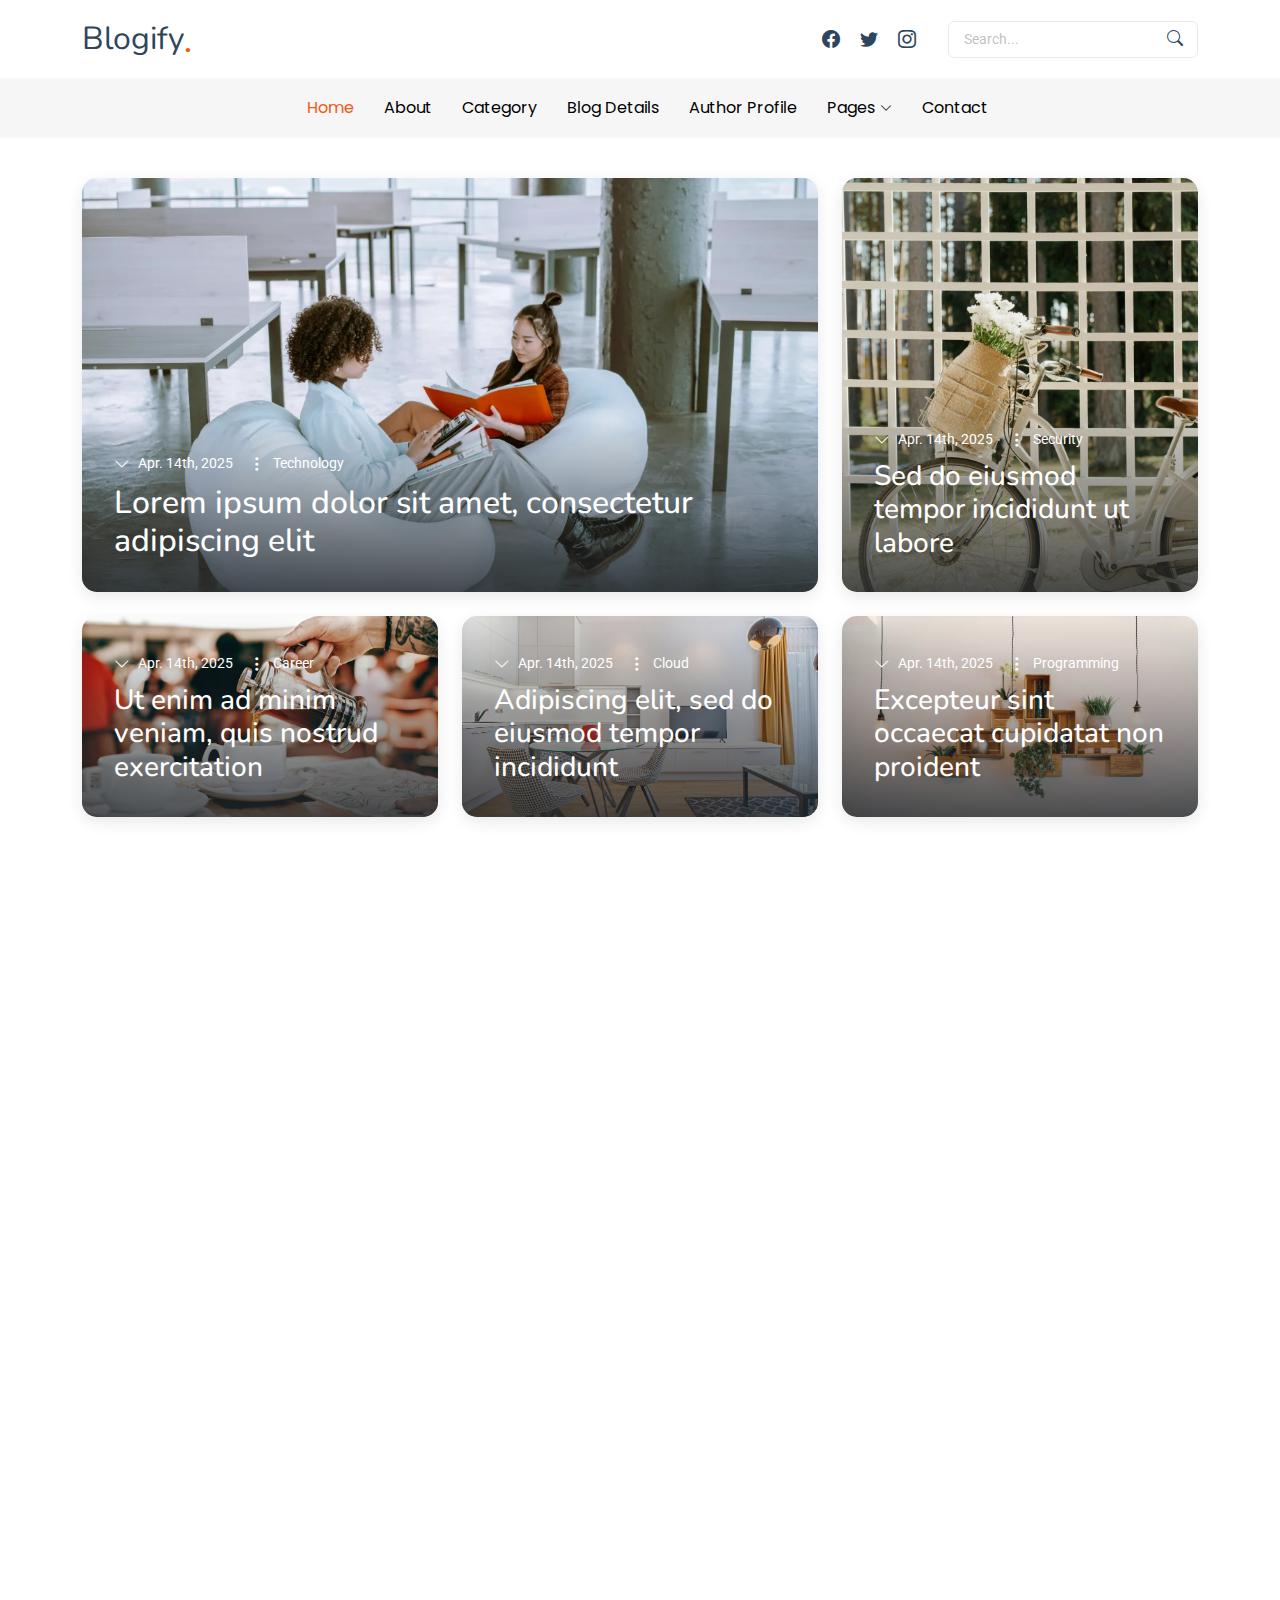
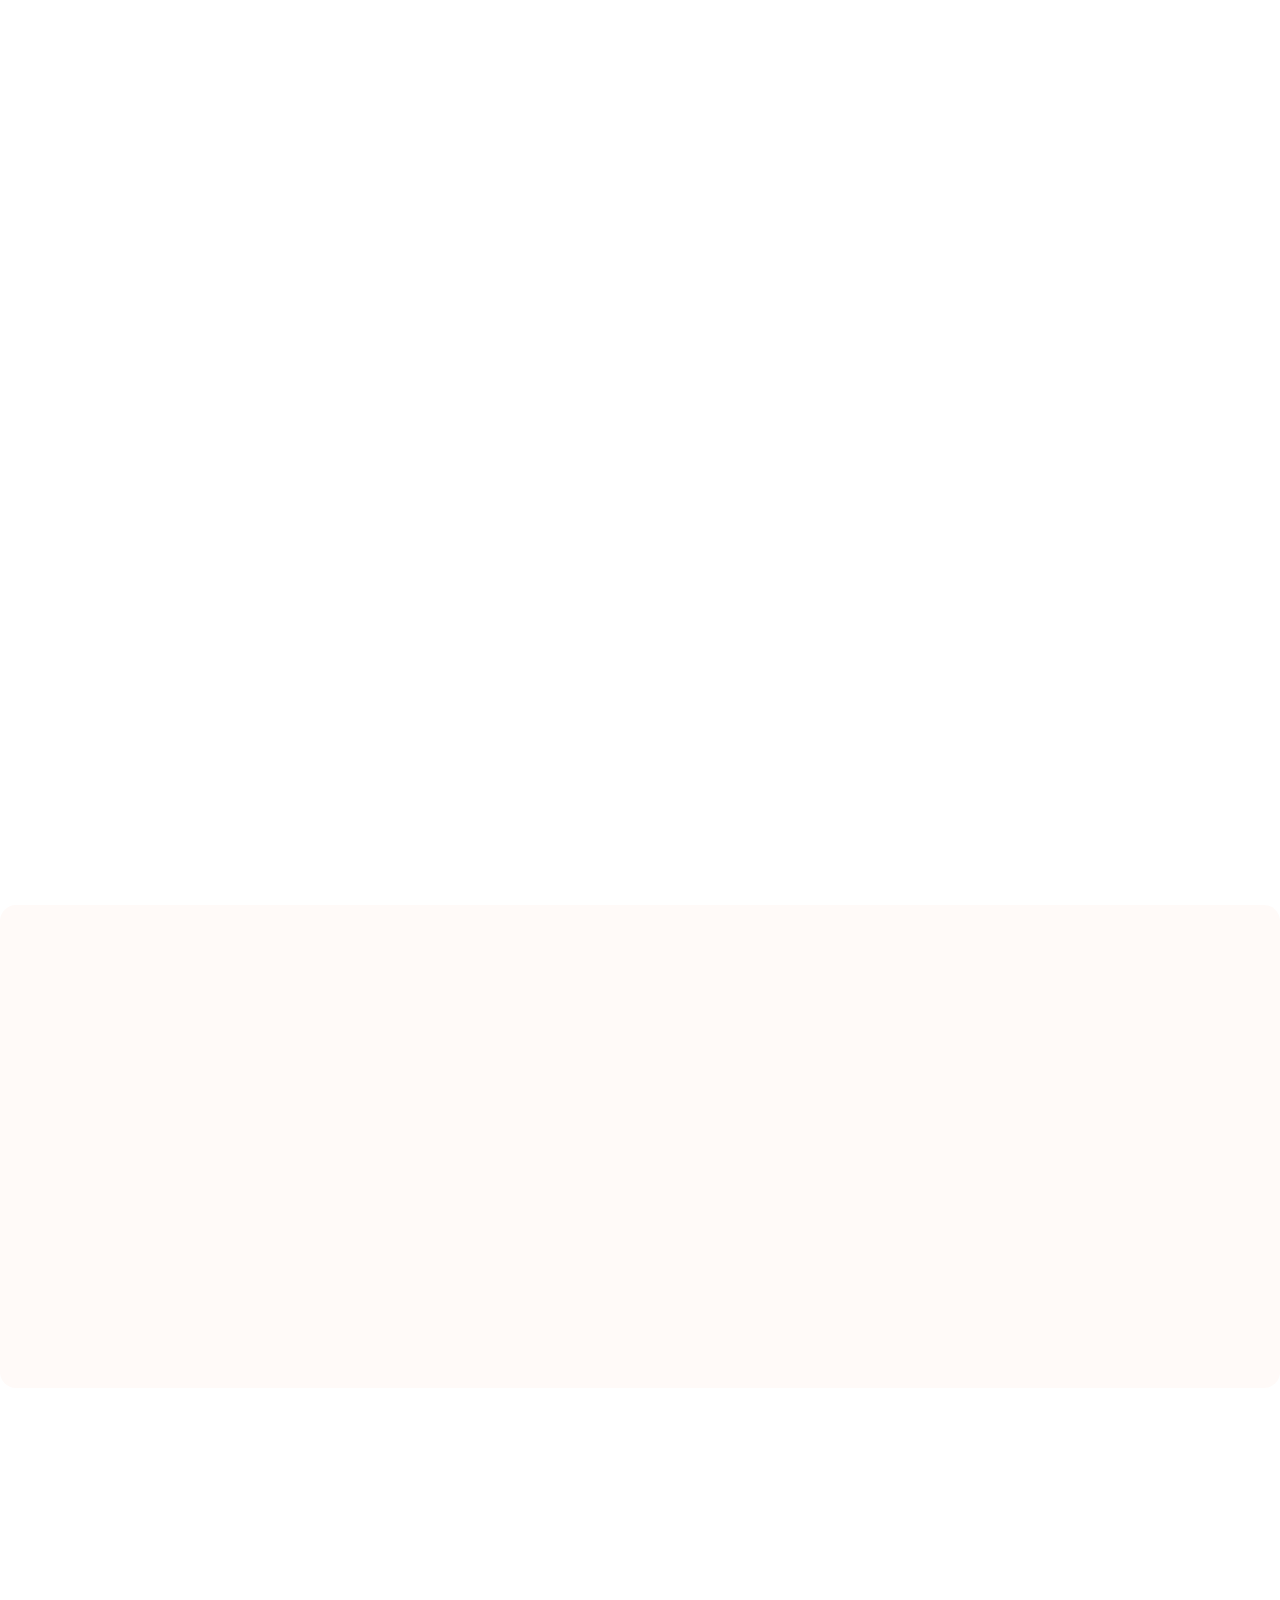
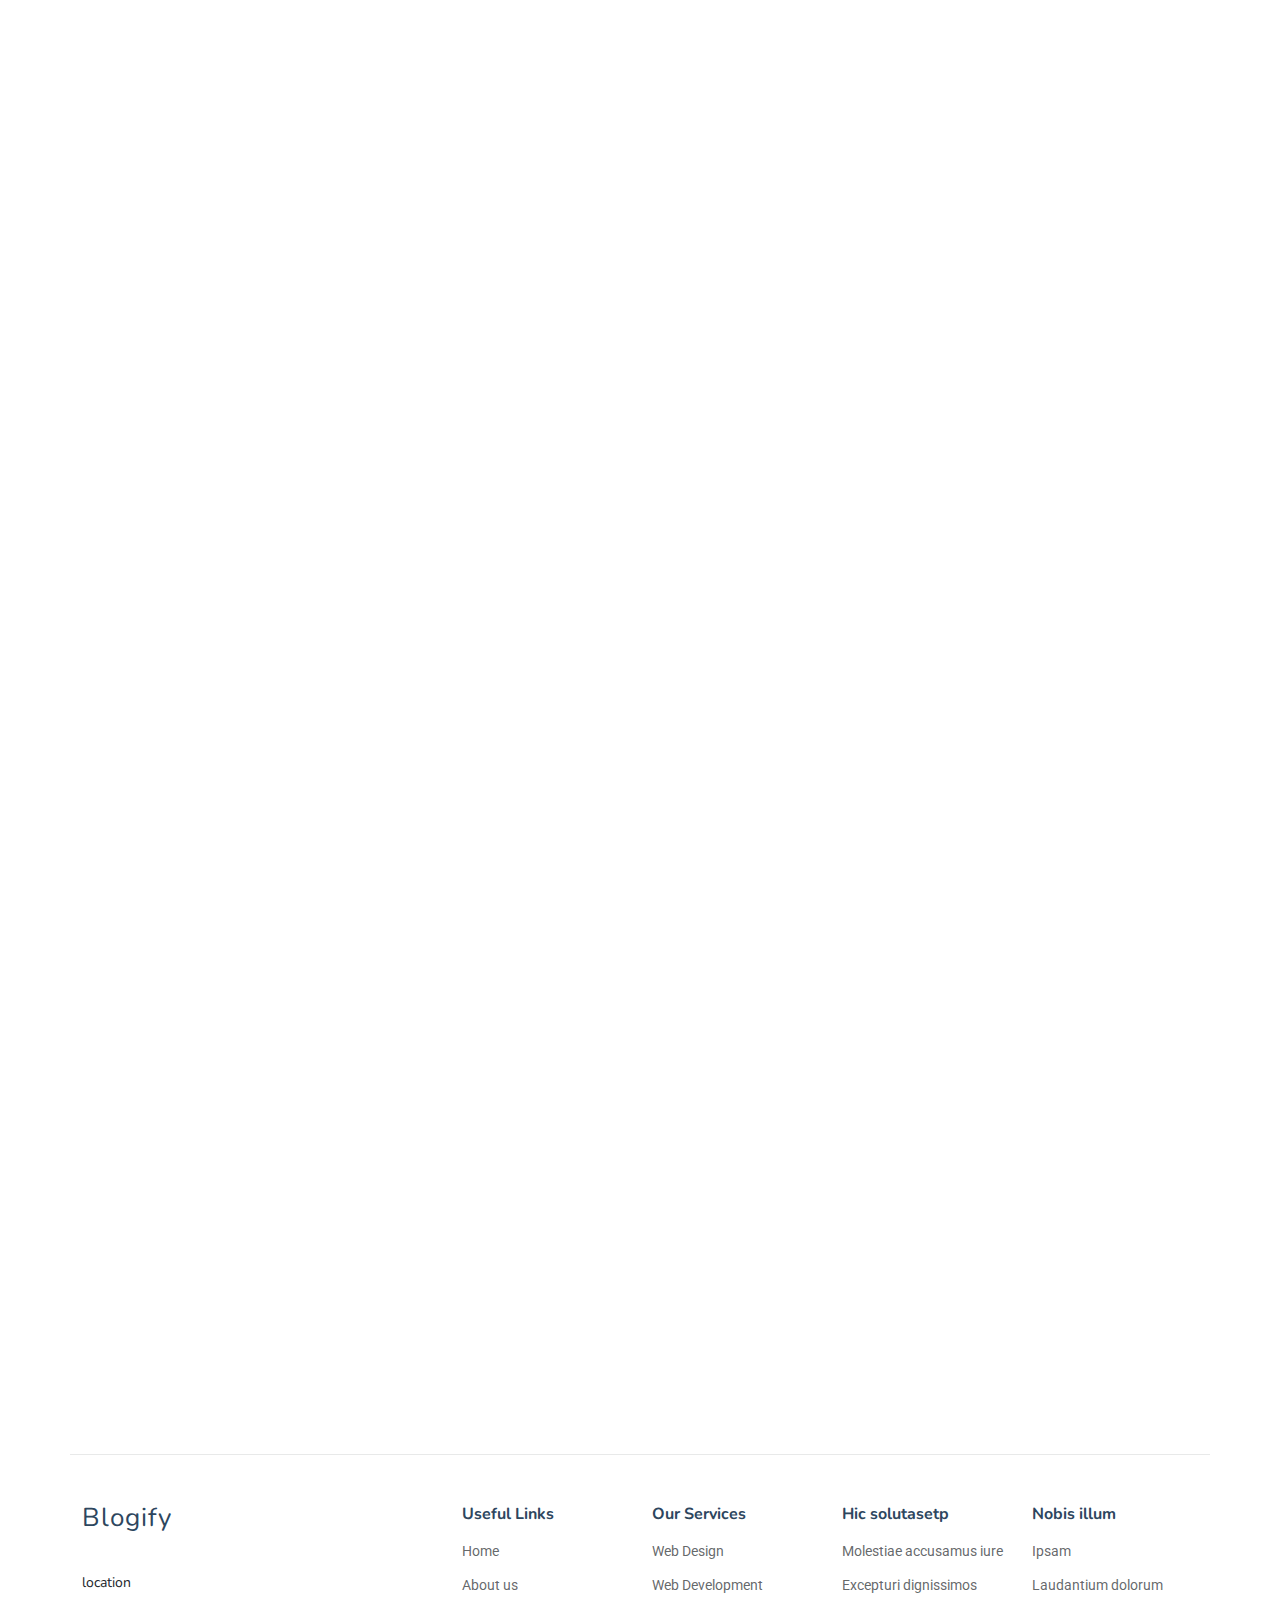
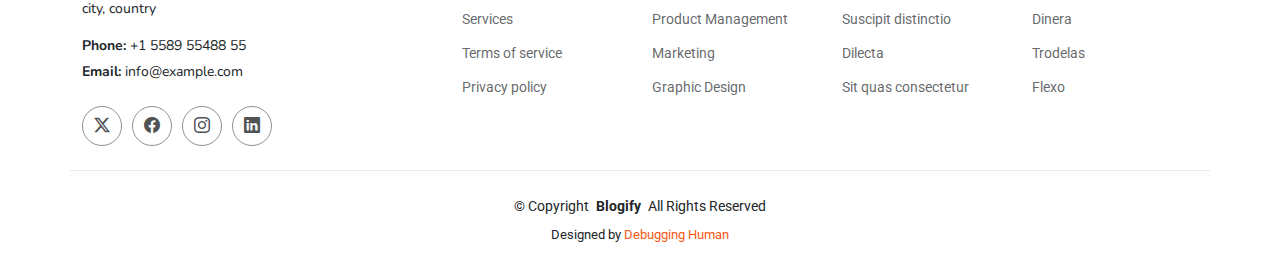
<file: index.html>
<!DOCTYPE html>
<html lang="en">

<head>
  <meta charset="utf-8">
  <meta content="width=device-width, initial-scale=1.0" name="viewport">
  <title>Index - Blogify</title>
  <meta name="description" content="">
  <meta name="keywords" content="">

  <!-- Favicons -->
  <link href="assets/img/favicon.png" rel="icon">
  <link href="assets/img/apple-touch-icon.png" rel="apple-touch-icon">

  <!-- Fonts -->
  <link href="https://fonts.googleapis.com" rel="preconnect">
  <link href="https://fonts.gstatic.com" rel="preconnect" crossorigin>
  <link href="https://fonts.googleapis.com/css2?family=Roboto:ital,wght@0,100;0,300;0,400;0,500;0,700;0,900;1,100;1,300;1,400;1,500;1,700;1,900&family=Poppins:ital,wght@0,100;0,200;0,300;0,400;0,500;0,600;0,700;0,800;0,900;1,100;1,200;1,300;1,400;1,500;1,600;1,700;1,800;1,900&family=Nunito:ital,wght@0,200;0,300;0,400;0,500;0,600;0,700;0,800;0,900;1,200;1,300;1,400;1,500;1,600;1,700;1,800;1,900&display=swap" rel="stylesheet">

  <!-- Vendor CSS Files -->
  <link href="assets/vendor/bootstrap/css/bootstrap.min.css" rel="stylesheet">
  <link href="assets/vendor/bootstrap-icons/bootstrap-icons.css" rel="stylesheet">
  <link href="assets/vendor/aos/aos.css" rel="stylesheet">
  <link href="assets/vendor/swiper/swiper-bundle.min.css" rel="stylesheet">
  <link href="assets/vendor/glightbox/css/glightbox.min.css" rel="stylesheet">

  <!-- Main CSS File -->
  <link href="assets/css/main.css" rel="stylesheet">

</head>

<body class="index-page">

  <header id="header" class="header position-relative">
    <div class="container-fluid container-xl position-relative">

      <div class="top-row d-flex align-items-center justify-content-between">
        <a href="index.html" class="logo d-flex align-items-end">
          <!-- Uncomment the line below if you also wish to use an image logo -->
          <!-- <img src="assets/img/logo.webp" alt=""> -->
          <h1 class="sitename">Blogify</h1><span>.</span>
        </a>

        <div class="d-flex align-items-center">
          <div class="social-links">
            <a href="#" class="facebook"><i class="bi bi-facebook"></i></a>
            <a href="#" class="twitter"><i class="bi bi-twitter"></i></a>
            <a href="#" class="instagram"><i class="bi bi-instagram"></i></a>
          </div>

          <form class="search-form ms-4">
            <input type="text" placeholder="Search..." class="form-control">
            <button type="submit" class="btn"><i class="bi bi-search"></i></button>
          </form>
        </div>
      </div>

    </div>

    <div class="nav-wrap">
      <div class="container d-flex justify-content-center position-relative">
        <nav id="navmenu" class="navmenu">
          <ul>
            <li><a href="index.html" class="active">Home</a></li>
            <li><a href="about.html">About</a></li>
            <li><a href="category.html">Category</a></li>
            <li><a href="blog-details.html">Blog Details</a></li>
            <li><a href="author-profile.html">Author Profile</a></li>
            <li class="dropdown"><a href="#"><span>Pages</span> <i class="bi bi-chevron-down toggle-dropdown"></i></a>
              <ul>
                <li><a href="about.html">About</a></li>
                <li><a href="category.html">Category</a></li>
                <li><a href="blog-details.html">Blog Details</a></li>
                <li><a href="author-profile.html">Author Profile</a></li>
                <li><a href="search-results.html">Search Results</a></li>
                <li><a href="404.html">404 Not Found Page</a></li>

                <li class="dropdown"><a href="#"><span>Deep Dropdown</span> <i class="bi bi-chevron-down toggle-dropdown"></i></a>
                  <ul>
                    <li><a href="#">Deep Dropdown 1</a></li>
                    <li><a href="#">Deep Dropdown 2</a></li>
                    <li><a href="#">Deep Dropdown 3</a></li>
                    <li><a href="#">Deep Dropdown 4</a></li>
                    <li><a href="#">Deep Dropdown 5</a></li>
                  </ul>
                </li>
              </ul>
            </li>
            <li><a href="contact.html">Contact</a></li>
          </ul>
          <i class="mobile-nav-toggle d-xl-none bi bi-list"></i>
        </nav>
      </div>
    </div>

  </header>

  <main class="main">

    <!-- Blog Hero Section -->
    <section id="blog-hero" class="blog-hero section">

      <div class="container" data-aos="fade-up" data-aos-delay="100">

        <div class="blog-grid">

          <!-- Featured Post (Large) -->
          <article class="blog-item featured" data-aos="fade-up">
            <img src="assets/img/blog/blog-post-3.webp" alt="Blog Image" class="img-fluid">
            <div class="blog-content">
              <div class="post-meta">
                <span class="date">Apr. 14th, 2025</span>
                <span class="category">Technology</span>
              </div>
              <h2 class="post-title">
                <a href="blog-details.html" title="Lorem ipsum dolor sit amet, consectetur adipiscing elit">Lorem ipsum dolor sit amet, consectetur adipiscing elit</a>
              </h2>
            </div>
          </article><!-- End Featured Post -->

          <!-- Regular Posts -->
          <article class="blog-item" data-aos="fade-up" data-aos-delay="100">
            <img src="assets/img/blog/blog-post-portrait-1.webp" alt="Blog Image" class="img-fluid">
            <div class="blog-content">
              <div class="post-meta">
                <span class="date">Apr. 14th, 2025</span>
                <span class="category">Security</span>
              </div>
              <h3 class="post-title">
                <a href="blog-details.html" title="Sed do eiusmod tempor incididunt ut labore">Sed do eiusmod tempor incididunt ut labore</a>
              </h3>
            </div>
          </article><!-- End Blog Item -->

          <article class="blog-item" data-aos="fade-up" data-aos-delay="200">
            <img src="assets/img/blog/blog-post-9.webp" alt="Blog Image" class="img-fluid">
            <div class="blog-content">
              <div class="post-meta">
                <span class="date">Apr. 14th, 2025</span>
                <span class="category">Career</span>
              </div>
              <h3 class="post-title">
                <a href="blog-details.html" title="Ut enim ad minim veniam, quis nostrud exercitation">Ut enim ad minim veniam, quis nostrud exercitation</a>
              </h3>
            </div>
          </article><!-- End Blog Item -->

          <article class="blog-item" data-aos="fade-up" data-aos-delay="300">
            <img src="assets/img/blog/blog-post-7.webp" alt="Blog Image" class="img-fluid">
            <div class="blog-content">
              <div class="post-meta">
                <span class="date">Apr. 14th, 2025</span>
                <span class="category">Cloud</span>
              </div>
              <h3 class="post-title">
                <a href="blog-details.html" title="Adipiscing elit, sed do eiusmod tempor incididunt">Adipiscing elit, sed do eiusmod tempor incididunt</a>
              </h3>
            </div>
          </article><!-- End Blog Item -->

          <article class="blog-item" data-aos="fade-up" data-aos-delay="400">
            <img src="assets/img/blog/blog-post-6.webp" alt="Blog Image" class="img-fluid">
            <div class="blog-content">
              <div class="post-meta">
                <span class="date">Apr. 14th, 2025</span>
                <span class="category">Programming</span>
              </div>
              <h3 class="post-title">
                <a href="blog-details.html" title="Excepteur sint occaecat cupidatat non proident">Excepteur sint occaecat cupidatat non proident</a>
              </h3>
            </div>
          </article><!-- End Blog Item -->

        </div>

      </div>

    </section><!-- /Blog Hero Section -->

    <!-- Featured Posts Section -->
    <section id="featured-posts" class="featured-posts section">

      <!-- Section Title -->
      <div class="container section-title" data-aos="fade-up">
        <h2>Featured Posts</h2>
        <div><span>Check Our</span> <span class="description-title">Featured Posts</span></div>
      </div><!-- End Section Title -->

      <div class="container" data-aos="fade-up" data-aos-delay="100">

        <div class="blog-posts-slider swiper init-swiper">
          <script type="application/json" class="swiper-config">
            {
              "loop": true,
              "speed": 800,
              "autoplay": {
                "delay": 5000
              },
              "slidesPerView": 3,
              "spaceBetween": 30,
              "breakpoints": {
                "320": {
                  "slidesPerView": 1,
                  "spaceBetween": 20
                },
                "768": {
                  "slidesPerView": 2,
                  "spaceBetween": 20
                },
                "1200": {
                  "slidesPerView": 3,
                  "spaceBetween": 30
                }
              }
            }
          </script>

          <div class="swiper-wrapper">
            <div class="swiper-slide">
              <div class="blog-post-item">
                <img src="assets/img/blog/blog-post-portrait-1.webp" alt="Blog Image">
                <div class="blog-post-content">
                  <div class="post-meta">
                    <span><i class="bi bi-person"></i> Julia Parker</span>
                    <span><i class="bi bi-clock"></i> Jan 15, 2025</span>
                    <span><i class="bi bi-chat-dots"></i> 6 Comments</span>
                  </div>
                  <h2><a href="#">Neque porro quisquam est qui dolorem ipsum quia dolor sit amet</a></h2>
                  <p>Vestibulum ante ipsum primis in faucibus orci luctus et ultrices posuere cubilia Curae; Fusce porttitor metus eget lectus consequat, sit amet feugiat magna vulputate.</p>
                  <a href="#" class="read-more">Read More <i class="bi bi-arrow-right"></i></a>
                </div>
              </div>
            </div><!-- End slide item -->

            <div class="swiper-slide">
              <div class="blog-post-item">
                <img src="assets/img/blog/blog-post-portrait-2.webp" alt="Blog Image">
                <div class="blog-post-content">
                  <div class="post-meta">
                    <span><i class="bi bi-person"></i> Mark Wilson</span>
                    <span><i class="bi bi-clock"></i> Jan 18, 2025</span>
                    <span><i class="bi bi-chat-dots"></i> 6 Comments</span>
                  </div>
                  <h2><a href="#">Sed ut perspiciatis unde omnis iste natus error sit voluptatem</a></h2>
                  <p>Maecenas tempus tellus eget condimentum rhoncus sem quam semper libero sit amet adipiscing sem neque sed ipsum.</p>
                  <a href="#" class="read-more">Read More <i class="bi bi-arrow-right"></i></a>
                </div>
              </div>
            </div><!-- End slide item -->

            <div class="swiper-slide">
              <div class="blog-post-item">
                <img src="assets/img/blog/blog-post-portrait-3.webp" alt="Blog Image">
                <div class="blog-post-content">
                  <div class="post-meta">
                    <span><i class="bi bi-person"></i> Sarah Johnson</span>
                    <span><i class="bi bi-clock"></i> Jan 21, 2025</span>
                    <span><i class="bi bi-chat-dots"></i> 15 Comments</span>
                  </div>
                  <h2><a href="#">At vero eos et accusamus et iusto odio dignissimos ducimus</a></h2>
                  <p>Nullam dictum felis eu pede mollis pretium integer tincidunt cras dapibus vivamus elementum semper nisi.</p>
                  <a href="#" class="read-more">Read More <i class="bi bi-arrow-right"></i></a>
                </div>
              </div>
            </div><!-- End slide item -->

            <div class="swiper-slide">
              <div class="blog-post-item">
                <img src="assets/img/blog/blog-post-portrait-4.webp" alt="Blog Image">
                <div class="blog-post-content">
                  <div class="post-meta">
                    <span><i class="bi bi-person"></i> David Brown</span>
                    <span><i class="bi bi-clock"></i> Jan 24, 2025</span>
                    <span><i class="bi bi-chat-dots"></i> 10 Comments</span>
                  </div>
                  <h2><a href="#">Et harum quidem rerum facilis est et expedita distinctio</a></h2>
                  <p>Donec quam felis ultricies nec pellentesque eu pretium quis sem nulla consequat massa quis enim.</p>
                  <a href="#" class="read-more">Read More <i class="bi bi-arrow-right"></i></a>
                </div>
              </div>
            </div><!-- End slide item -->

            <div class="swiper-slide">
              <div class="blog-post-item">
                <img src="assets/img/blog/blog-post-portrait-5.webp" alt="Blog Image">
                <div class="blog-post-content">
                  <div class="post-meta">
                    <span><i class="bi bi-person"></i> Emma Davis</span>
                    <span><i class="bi bi-clock"></i> Jan 27, 2025</span>
                    <span><i class="bi bi-chat-dots"></i> 6 Comments</span>
                  </div>
                  <h2><a href="#">Nam libero tempore, cum soluta nobis est eligendi optio</a></h2>
                  <p>Aenean leo ligula porttitor eu consequat vitae eleifend ac enim aliquam lorem ante dapibus in viverra.</p>
                  <a href="#" class="read-more">Read More <i class="bi bi-arrow-right"></i></a>
                </div>
              </div>
            </div><!-- End slide item -->
          </div>

        </div>

      </div>

    </section><!-- /Featured Posts Section -->

    <!-- Category Section Section -->
    <section id="category-section" class="category-section section">

      <!-- Section Title -->
      <div class="container section-title" data-aos="fade-up">
        <h2>Category Section</h2>
        <div> <span class="description-title">Category Section</span></div>
      </div><!-- End Section Title -->

      <div class="container" data-aos="fade-up" data-aos-delay="100">
        <!-- Featured Posts -->
        <div class="row gy-4 mb-4">
          <div class="col-lg-4">
            <article class="featured-post">
              <div class="post-img">
                <img src="assets/img/blog/blog-post-6.webp" alt="" class="img-fluid" loading="lazy">
              </div>
              <div class="post-content">
                <div class="category-meta">
                  <span class="post-category">Health</span>
                  <div class="author-meta">
                    <img src="assets/img/person/person-f-13.webp" alt="" class="author-img">
                    <span class="author-name">William G.</span>
                    <span class="post-date">28 April 2024</span>
                  </div>
                </div>
                <h2 class="title">
                  <a href="blog-details.html">Sed ut perspiciatis unde omnis iste natus error sit voluptatem</a>
                </h2>
              </div>
            </article>
          </div>

          <div class="col-lg-4">
            <article class="featured-post">
              <div class="post-img">
                <img src="assets/img/blog/blog-post-7.webp" alt="" class="img-fluid" loading="lazy">
              </div>
              <div class="post-content">
                <div class="category-meta">
                  <span class="post-category">Education</span>
                  <div class="author-meta">
                    <img src="assets/img/person/person-m-10.webp" alt="" class="author-img">
                    <span class="author-name">Emma D.</span>
                    <span class="post-date">30 May 2024</span>
                  </div>
                </div>
                <h2 class="title">
                  <a href="blog-details.html">Ut enim ad minima veniam, quis nostrum exercitationem ullam corporis</a>
                </h2>
              </div>
            </article>
          </div>

          <div class="col-lg-4">
            <article class="featured-post">
              <div class="post-img">
                <img src="assets/img/blog/blog-post-5.webp" alt="" class="img-fluid" loading="lazy">
              </div>
              <div class="post-content">
                <div class="category-meta">
                  <span class="post-category">Gaming</span>
                  <div class="author-meta">
                    <img src="assets/img/person/person-f-14.webp" alt="" class="author-img">
                    <span class="author-name">James F.</span>
                    <span class="post-date">3 June 2024</span>
                  </div>
                </div>
                <h2 class="title">
                  <a href="blog-details.html">Nemo enim ipsam voluptatem quia voluptas sit aspernatur aut odit aut fugit</a>
                </h2>
              </div>
            </article>
          </div>
        </div>

        <!-- List Posts -->
        <div class="row">
          <div class="col-xl-4 col-lg-6">
            <article class="list-post">
              <div class="post-img">
                <img src="assets/img/blog/blog-post-6.webp" alt="" class="img-fluid" loading="lazy">
              </div>
              <div class="post-content">
                <div class="category-meta">
                  <span class="post-category">Gaming</span>
                </div>
                <h3 class="title">
                  <a href="blog-details.html">Quis autem vel eum iure reprehenderit qui in ea voluptate</a>
                </h3>
                <div class="post-meta">
                  <span class="read-time">2 mins read</span>
                  <span class="post-date">6 April 2026</span>
                </div>
              </div>
            </article>
          </div>

          <div class="col-xl-4 col-lg-6">
            <article class="list-post">
              <div class="post-img">
                <img src="assets/img/blog/blog-post-9.webp" alt="" class="img-fluid" loading="lazy">
              </div>
              <div class="post-content">
                <div class="category-meta">
                  <span class="post-category">Gaming</span>
                </div>
                <h3 class="title">
                  <a href="blog-details.html">At vero eos et accusamus et iusto</a>
                </h3>
                <div class="post-meta">
                  <span class="read-time">2 mins read</span>
                  <span class="post-date">12 June 2026</span>
                </div>
              </div>
            </article>
          </div>

          <div class="col-xl-4 col-lg-6">
            <article class="list-post">
              <div class="post-img">
                <img src="assets/img/blog/blog-post-10.webp" alt="" class="img-fluid" loading="lazy">
              </div>
              <div class="post-content">
                <div class="category-meta">
                  <span class="post-category">Gaming</span>
                </div>
                <h3 class="title">
                  <a href="blog-details.html">Et harum quidem rerum facilis est et expedita distinctio</a>
                </h3>
                <div class="post-meta">
                  <span class="read-time">2 mins read</span>
                  <span class="post-date">9 May 2026</span>
                </div>
              </div>
            </article>
          </div>

          <div class="col-xl-4 col-lg-6">
            <article class="list-post">
              <div class="post-img">
                <img src="assets/img/blog/blog-post-2.webp" alt="" class="img-fluid" loading="lazy">
              </div>
              <div class="post-content">
                <div class="category-meta">
                  <span class="post-category">Gaming</span>
                </div>
                <h3 class="title">
                  <a href="blog-details.html">Nam libero tempore, cum soluta nobis est eligendi</a>
                </h3>
                <div class="post-meta">
                  <span class="read-time">2 mins read</span>
                  <span class="post-date">15 July 2026</span>
                </div>
              </div>
            </article>
          </div>

          <div class="col-xl-4 col-lg-6">
            <article class="list-post">
              <div class="post-img">
                <img src="assets/img/blog/blog-post-1.webp" alt="" class="img-fluid" loading="lazy">
              </div>
              <div class="post-content">
                <div class="category-meta">
                  <span class="post-category">Gaming</span>
                </div>
                <h3 class="title">
                  <a href="blog-details.html">Temporibus autem quibusdam et aut officiis debitis</a>
                </h3>
                <div class="post-meta">
                  <span class="read-time">2 mins read</span>
                  <span class="post-date">18 August 2026</span>
                </div>
              </div>
            </article>
          </div>

          <div class="col-xl-4 col-lg-6">
            <article class="list-post">
              <div class="post-img">
                <img src="assets/img/blog/blog-post-3.webp" alt="" class="img-fluid" loading="lazy">
              </div>
              <div class="post-content">
                <div class="category-meta">
                  <span class="post-category">Gaming</span>
                </div>
                <h3 class="title">
                  <a href="blog-details.html">Itaque earum rerum hic tenetur a sapiente delectus</a>
                </h3>
                <div class="post-meta">
                  <span class="read-time">2 mins read</span>
                  <span class="post-date">21 September 2026</span>
                </div>
              </div>
            </article>
          </div>
        </div>
      </div>

    </section><!-- /Category Section Section -->

    <!-- Call To Action 2 Section -->
    <section id="call-to-action-2" class="call-to-action-2 section">

      <div class="container" data-aos="fade-up" data-aos-delay="100">

        <div class="advertise-1 d-flex flex-column flex-lg-row gap-4 align-items-center position-relative">

          <div class="content-left flex-grow-1" data-aos="fade-right" data-aos-delay="200">
            <span class="badge text-uppercase mb-2">Don't Miss</span>
            <h2>Revolutionize Your Digital Experience Today</h2>
            <p class="my-4">Strategia accelerates your business growth through innovative solutions and cutting-edge technology. Join thousands of satisfied customers who have transformed their operations.</p>

            <div class="features d-flex flex-wrap gap-3 mb-4">
              <div class="feature-item">
                <i class="bi bi-check-circle-fill"></i>
                <span>Premium Support</span>
              </div>
              <div class="feature-item">
                <i class="bi bi-check-circle-fill"></i>
                <span>Cloud Integration</span>
              </div>
              <div class="feature-item">
                <i class="bi bi-check-circle-fill"></i>
                <span>Real-time Analytics</span>
              </div>
            </div>

            <div class="cta-buttons d-flex flex-wrap gap-3">
              <a href="#" class="btn btn-primary">Start Free Trial</a>
              <a href="#" class="btn btn-outline">Learn More</a>
            </div>
          </div>

          <div class="content-right position-relative" data-aos="fade-left" data-aos-delay="300">
            <img src="assets/img/misc/misc-1.webp" alt="Digital Platform" class="img-fluid rounded-4">
            <div class="floating-card">
              <div class="card-icon">
                <i class="bi bi-graph-up-arrow"></i>
              </div>
              <div class="card-content">
                <span class="stats-number">245%</span>
                <span class="stats-text">Growth Rate</span>
              </div>
            </div>
          </div>

          <div class="decoration">
            <div class="circle-1"></div>
            <div class="circle-2"></div>
          </div>

        </div>

      </div>

    </section><!-- /Call To Action 2 Section -->

    <!-- Latest Posts Section -->
    <section id="latest-posts" class="latest-posts section">

      <!-- Section Title -->
      <div class="container section-title" data-aos="fade-up">
        <h2>Latest Posts</h2>
        <div><span>Check Our</span> <span class="description-title">Latest Posts</span></div>
      </div><!-- End Section Title -->

      <div class="container" data-aos="fade-up" data-aos-delay="100">
        <div class="row gy-4">

          <div class="col-lg-4">
            <article>

              <div class="post-img">
                <img src="assets/img/blog/blog-post-1.webp" alt="" class="img-fluid">
              </div>

              <p class="post-category">Politics</p>

              <h2 class="title">
                <a href="blog-details.html">Dolorum optio tempore voluptas dignissimos</a>
              </h2>

              <div class="d-flex align-items-center">
                <img src="assets/img/person/person-f-12.webp" alt="" class="img-fluid post-author-img flex-shrink-0">
                <div class="post-meta">
                  <p class="post-author">Maria Doe</p>
                  <p class="post-date">
                    <time datetime="2022-01-01">Jan 1, 2022</time>
                  </p>
                </div>
              </div>

            </article>
          </div><!-- End post list item -->

          <div class="col-lg-4">
            <article>

              <div class="post-img">
                <img src="assets/img/blog/blog-post-2.webp" alt="" class="img-fluid">
              </div>

              <p class="post-category">Sports</p>

              <h2 class="title">
                <a href="blog-details.html">Nisi magni odit consequatur autem nulla dolorem</a>
              </h2>

              <div class="d-flex align-items-center">
                <img src="assets/img/person/person-f-13.webp" alt="" class="img-fluid post-author-img flex-shrink-0">
                <div class="post-meta">
                  <p class="post-author">Allisa Mayer</p>
                  <p class="post-date">
                    <time datetime="2022-01-01">Jun 5, 2022</time>
                  </p>
                </div>
              </div>

            </article>
          </div><!-- End post list item -->

          <div class="col-lg-4">
            <article>

              <div class="post-img">
                <img src="assets/img/blog/blog-post-3.webp" alt="" class="img-fluid">
              </div>

              <p class="post-category">Entertainment</p>

              <h2 class="title">
                <a href="blog-details.html">Possimus soluta ut id suscipit ea ut in quo quia et soluta</a>
              </h2>

              <div class="d-flex align-items-center">
                <img src="assets/img/person/person-m-10.webp" alt="" class="img-fluid post-author-img flex-shrink-0">
                <div class="post-meta">
                  <p class="post-author">Mark Dower</p>
                  <p class="post-date">
                    <time datetime="2022-01-01">Jun 22, 2022</time>
                  </p>
                </div>
              </div>

            </article>
          </div><!-- End post list item -->

          <div class="col-lg-4">
            <article>

              <div class="post-img">
                <img src="assets/img/blog/blog-post-4.webp" alt="" class="img-fluid">
              </div>

              <p class="post-category">Sports</p>

              <h2 class="title">
                <a href="blog-details.html">Non rem rerum nam cum quo minus olor distincti</a>
              </h2>

              <div class="d-flex align-items-center">
                <img src="assets/img/person/person-f-14.webp" alt="" class="img-fluid post-author-img flex-shrink-0">
                <div class="post-meta">
                  <p class="post-author">Lisa Neymar</p>
                  <p class="post-date">
                    <time datetime="2022-01-01">Jun 30, 2022</time>
                  </p>
                </div>
              </div>

            </article>
          </div><!-- End post list item -->

          <div class="col-lg-4">
            <article>

              <div class="post-img">
                <img src="assets/img/blog/blog-post-5.webp" alt="" class="img-fluid">
              </div>

              <p class="post-category">Politics</p>

              <h2 class="title">
                <a href="blog-details.html">Accusamus quaerat aliquam qui debitis facilis consequatur</a>
              </h2>

              <div class="d-flex align-items-center">
                <img src="assets/img/person/person-m-11.webp" alt="" class="img-fluid post-author-img flex-shrink-0">
                <div class="post-meta">
                  <p class="post-author">Denis Peterson</p>
                  <p class="post-date">
                    <time datetime="2022-01-01">Jan 30, 2022</time>
                  </p>
                </div>
              </div>

            </article>
          </div><!-- End post list item -->

          <div class="col-lg-4">
            <article>

              <div class="post-img">
                <img src="assets/img/blog/blog-post-6.webp" alt="" class="img-fluid">
              </div>

              <p class="post-category">Entertainment</p>

              <h2 class="title">
                <a href="blog-details.html">Distinctio provident quibusdam numquam aperiam aut</a>
              </h2>

              <div class="d-flex align-items-center">
                <img src="assets/img/person/person-f-15.webp" alt="" class="img-fluid post-author-img flex-shrink-0">
                <div class="post-meta">
                  <p class="post-author">Mika Lendon</p>
                  <p class="post-date">
                    <time datetime="2022-01-01">Feb 14, 2022</time>
                  </p>
                </div>
              </div>

            </article>
          </div><!-- End post list item -->

        </div>
      </div>

    </section><!-- /Latest Posts Section -->

    <!-- Call To Action Section -->
    <section id="call-to-action" class="call-to-action section">
      <div class="container" data-aos="fade-up" data-aos-delay="100">
        <div class="row gy-4 justify-content-between align-items-center">
          <div class="col-lg-6">
            <div class="cta-content" data-aos="fade-up" data-aos-delay="200">
              <h2>Subscribe to our newsletter</h2>
              <p>Proin eget tortor risus. Mauris blandit aliquet elit, eget tincidunt nibh pulvinar a. Curabitur aliquet quam id dui posuere blandit.</p>
              <form action="forms/newsletter.php" method="post" class="php-email-form cta-form" data-aos="fade-up" data-aos-delay="300">
                <div class="input-group mb-3">
                  <input type="email" class="form-control" placeholder="Email address..." aria-label="Email address" aria-describedby="button-subscribe">
                  <button class="btn btn-primary" type="submit" id="button-subscribe">Subscribe</button>
                </div>
                <div class="loading">Loading</div>
                <div class="error-message"></div>
                <div class="sent-message">Your subscription request has been sent. Thank you!</div>
              </form>
            </div>
          </div>
          <div class="col-lg-4">
            <div class="cta-image" data-aos="zoom-out" data-aos-delay="200">
              <img src="assets/img/cta/cta-1.webp" alt="" class="img-fluid">
            </div>
          </div>
        </div>
      </div>
    </section><!-- /Call To Action Section -->

  </main>

  <footer id="footer" class="footer">

    <div class="container footer-top">
      <div class="row gy-4">
        <div class="col-lg-4 col-md-6 footer-about">
          <a href="index.html" class="logo d-flex align-items-center">
            <span class="sitename">Blogify</span>
          </a>
          <div class="footer-contact pt-3">
            <p>location</p>
            <p>city, country</p>
            <p class="mt-3"><strong>Phone:</strong> <span>+1 5589 55488 55</span></p>
            <p><strong>Email:</strong> <span>info@example.com</span></p>
          </div>
          <div class="social-links d-flex mt-4">
            <a href=""><i class="bi bi-twitter-x"></i></a>
            <a href=""><i class="bi bi-facebook"></i></a>
            <a href=""><i class="bi bi-instagram"></i></a>
            <a href=""><i class="bi bi-linkedin"></i></a>
          </div>
        </div>

        <div class="col-lg-2 col-md-3 footer-links">
          <h4>Useful Links</h4>
          <ul>
            <li><a href="#">Home</a></li>
            <li><a href="#">About us</a></li>
            <li><a href="#">Services</a></li>
            <li><a href="#">Terms of service</a></li>
            <li><a href="#">Privacy policy</a></li>
          </ul>
        </div>

        <div class="col-lg-2 col-md-3 footer-links">
          <h4>Our Services</h4>
          <ul>
            <li><a href="#">Web Design</a></li>
            <li><a href="#">Web Development</a></li>
            <li><a href="#">Product Management</a></li>
            <li><a href="#">Marketing</a></li>
            <li><a href="#">Graphic Design</a></li>
          </ul>
        </div>

        <div class="col-lg-2 col-md-3 footer-links">
          <h4>Hic solutasetp</h4>
          <ul>
            <li><a href="#">Molestiae accusamus iure</a></li>
            <li><a href="#">Excepturi dignissimos</a></li>
            <li><a href="#">Suscipit distinctio</a></li>
            <li><a href="#">Dilecta</a></li>
            <li><a href="#">Sit quas consectetur</a></li>
          </ul>
        </div>

        <div class="col-lg-2 col-md-3 footer-links">
          <h4>Nobis illum</h4>
          <ul>
            <li><a href="#">Ipsam</a></li>
            <li><a href="#">Laudantium dolorum</a></li>
            <li><a href="#">Dinera</a></li>
            <li><a href="#">Trodelas</a></li>
            <li><a href="#">Flexo</a></li>
          </ul>
        </div>

      </div>
    </div>

    <div class="container copyright text-center mt-4">
      <p>© <span>Copyright</span> <strong class="px-1 sitename">Blogify</strong> <span>All Rights Reserved</span></p>
      <div class="credits">
        Designed by <a href="https://debugginghuman.com/">Debugging Human</a>
      </div>
    </div>

  </footer>

  <!-- Scroll Top -->
  <a href="#" id="scroll-top" class="scroll-top d-flex align-items-center justify-content-center"><i class="bi bi-arrow-up-short"></i></a>

  <!-- Preloader -->
  <div id="preloader"></div>

  <!-- Vendor JS Files -->
  <script src="assets/vendor/bootstrap/js/bootstrap.bundle.min.js"></script>
  <script src="assets/vendor/php-email-form/validate.js"></script>
  <script src="assets/vendor/aos/aos.js"></script>
  <script src="assets/vendor/swiper/swiper-bundle.min.js"></script>
  <script src="assets/vendor/purecounter/purecounter_vanilla.js"></script>
  <script src="assets/vendor/glightbox/js/glightbox.min.js"></script>

  <!-- Main JS File -->
  <script src="assets/js/main.js"></script>

</body>

</html>
</file>
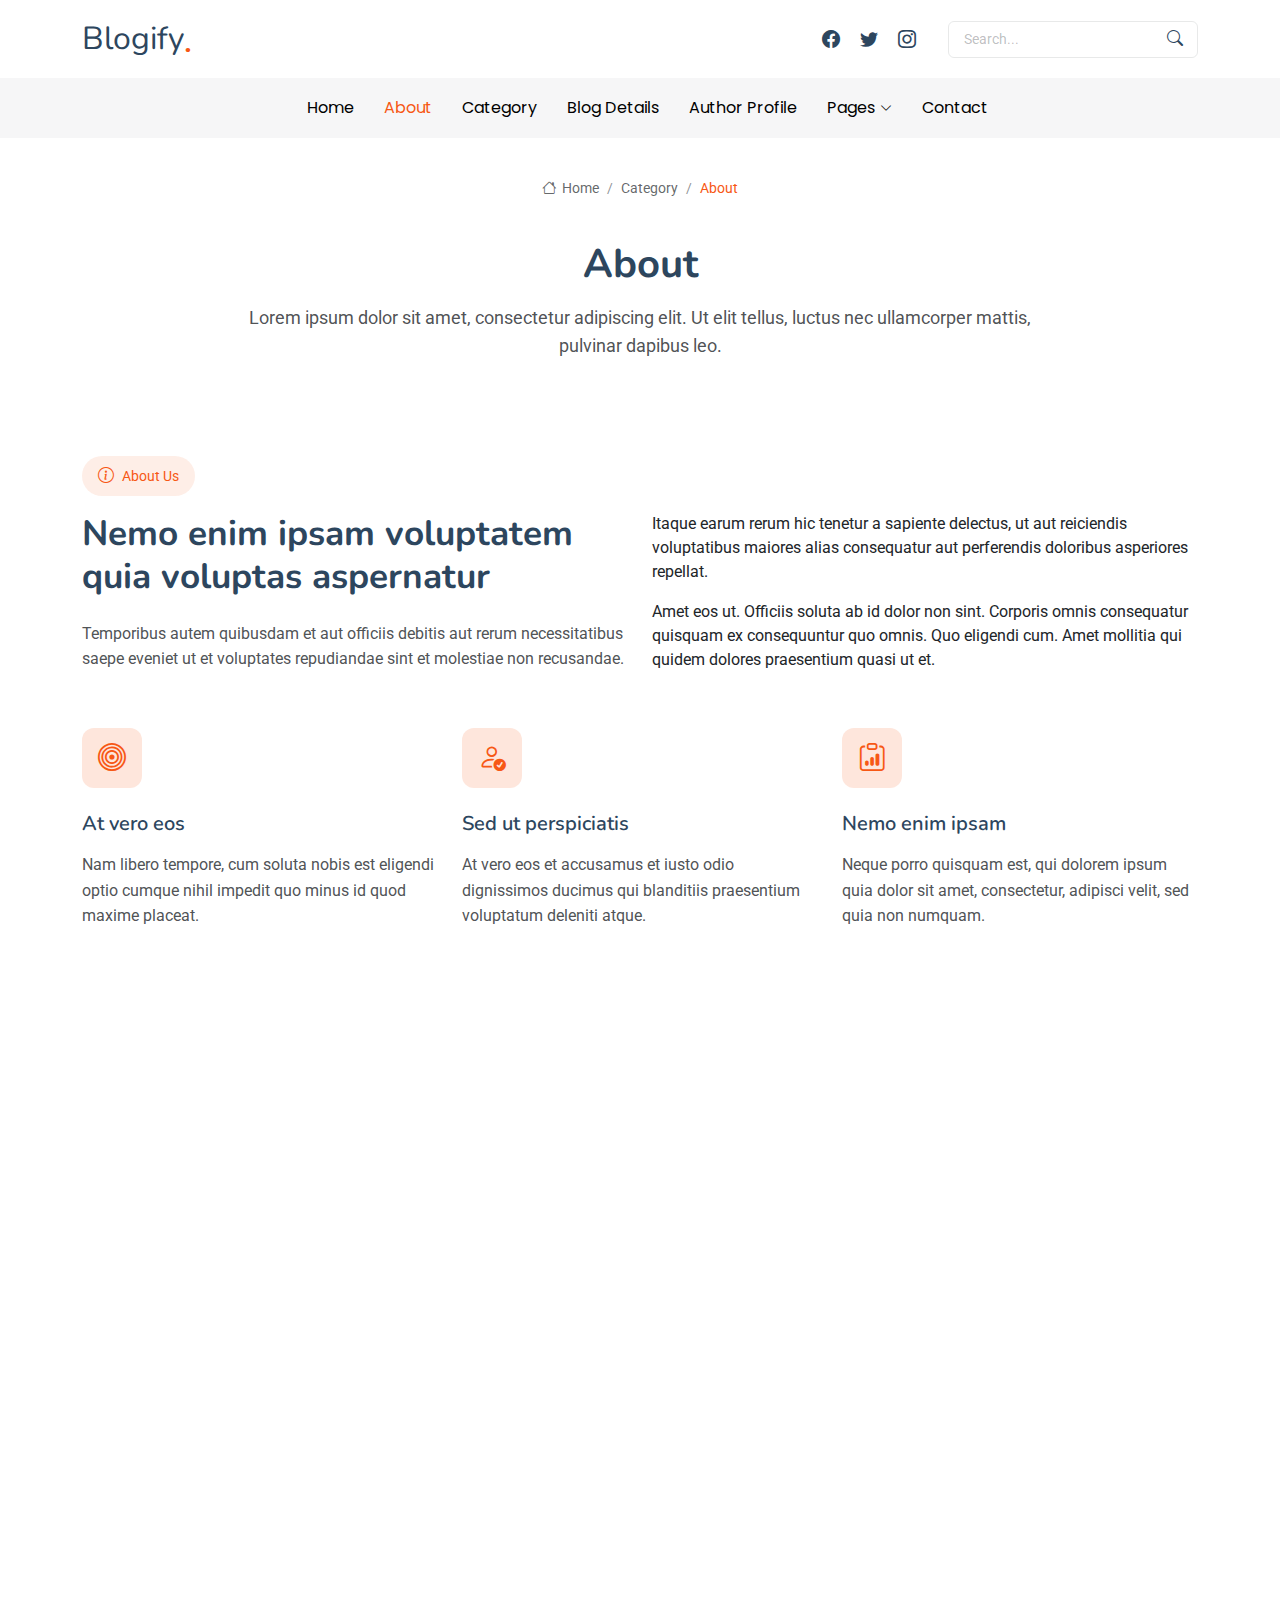
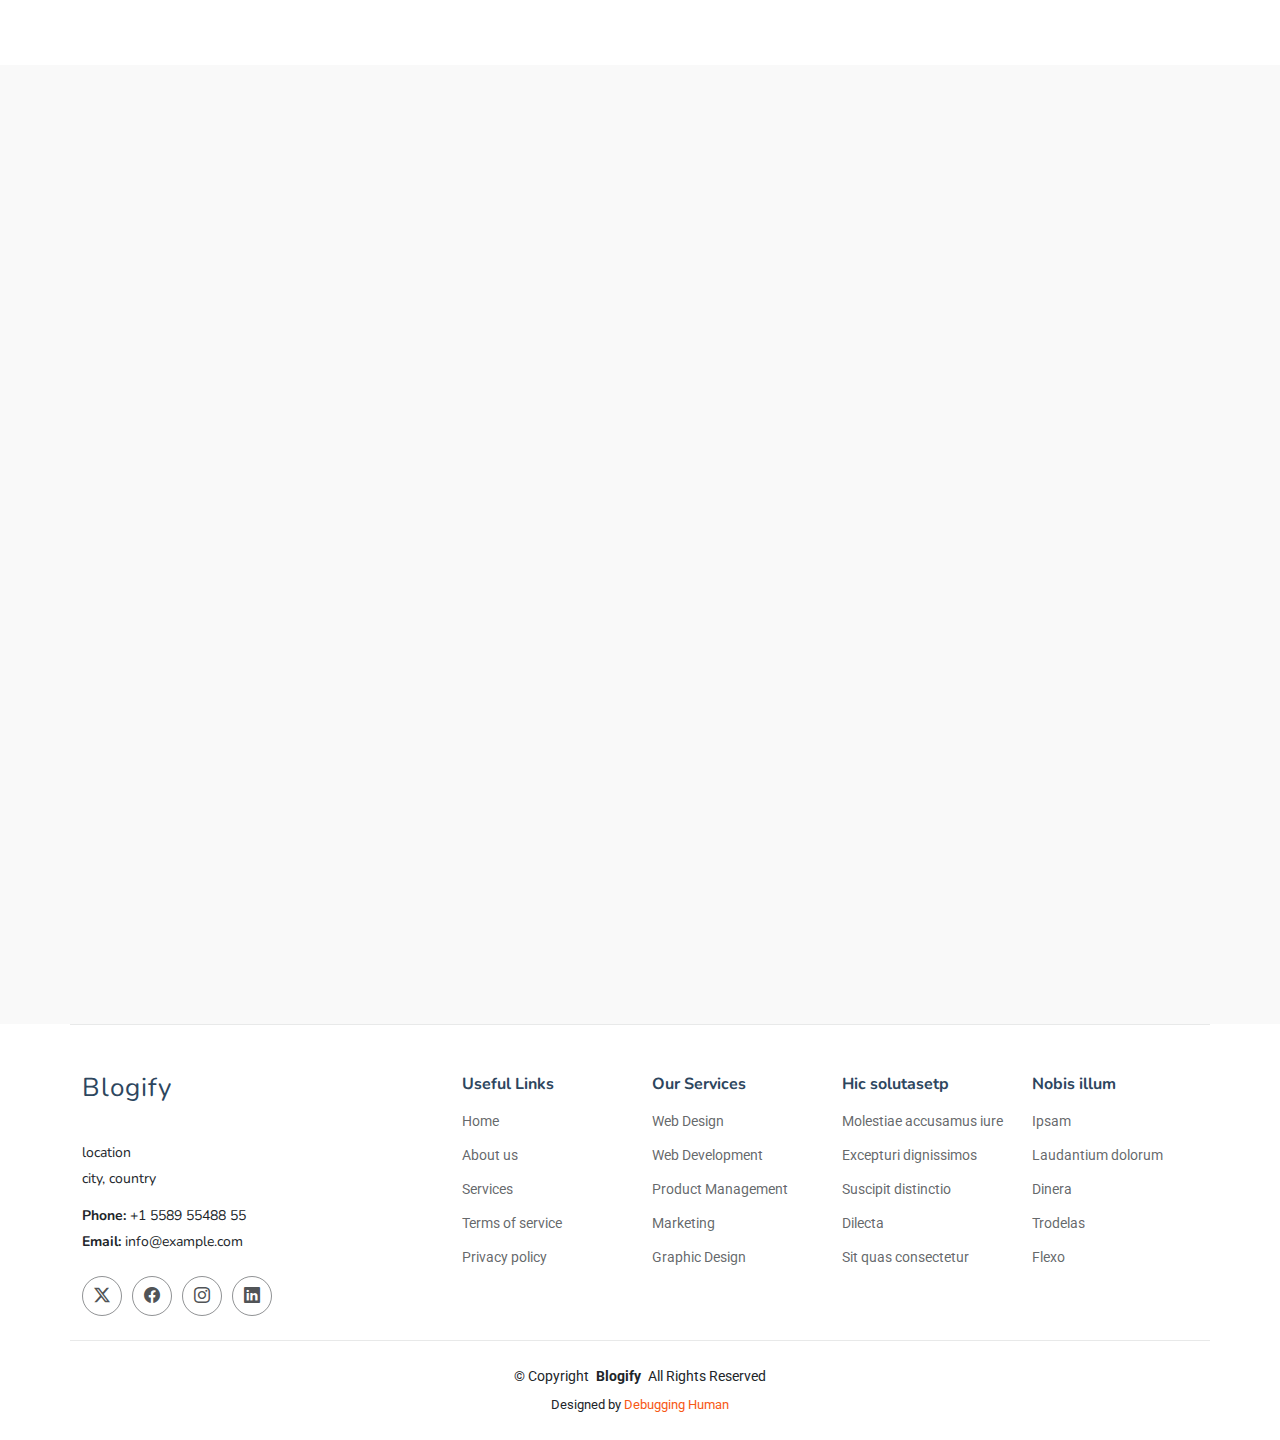
<file: about.html>
<!DOCTYPE html>
<html lang="en">

<head>
  <meta charset="utf-8">
  <meta content="width=device-width, initial-scale=1.0" name="viewport">
  <title>About - Blogify</title>
  <meta name="description" content="">
  <meta name="keywords" content="">

  <!-- Favicons -->
  <link href="assets/img/favicon.png" rel="icon">
  <link href="assets/img/apple-touch-icon.png" rel="apple-touch-icon">

  <!-- Fonts -->
  <link href="https://fonts.googleapis.com" rel="preconnect">
  <link href="https://fonts.gstatic.com" rel="preconnect" crossorigin>
  <link href="https://fonts.googleapis.com/css2?family=Roboto:ital,wght@0,100;0,300;0,400;0,500;0,700;0,900;1,100;1,300;1,400;1,500;1,700;1,900&family=Poppins:ital,wght@0,100;0,200;0,300;0,400;0,500;0,600;0,700;0,800;0,900;1,100;1,200;1,300;1,400;1,500;1,600;1,700;1,800;1,900&family=Nunito:ital,wght@0,200;0,300;0,400;0,500;0,600;0,700;0,800;0,900;1,200;1,300;1,400;1,500;1,600;1,700;1,800;1,900&display=swap" rel="stylesheet">

  <!-- Vendor CSS Files -->
  <link href="assets/vendor/bootstrap/css/bootstrap.min.css" rel="stylesheet">
  <link href="assets/vendor/bootstrap-icons/bootstrap-icons.css" rel="stylesheet">
  <link href="assets/vendor/aos/aos.css" rel="stylesheet">
  <link href="assets/vendor/swiper/swiper-bundle.min.css" rel="stylesheet">
  <link href="assets/vendor/glightbox/css/glightbox.min.css" rel="stylesheet">

  <!-- Main CSS File -->
  <link href="assets/css/main.css" rel="stylesheet">

</head>

<body class="about-page">

  <header id="header" class="header position-relative">
    <div class="container-fluid container-xl position-relative">

      <div class="top-row d-flex align-items-center justify-content-between">
        <a href="index.html" class="logo d-flex align-items-end">
          <!-- Uncomment the line below if you also wish to use an image logo -->
          <!-- <img src="assets/img/logo.webp" alt=""> -->
          <h1 class="sitename">Blogify</h1><span>.</span>
        </a>

        <div class="d-flex align-items-center">
          <div class="social-links">
            <a href="#" class="facebook"><i class="bi bi-facebook"></i></a>
            <a href="#" class="twitter"><i class="bi bi-twitter"></i></a>
            <a href="#" class="instagram"><i class="bi bi-instagram"></i></a>
          </div>

          <form class="search-form ms-4">
            <input type="text" placeholder="Search..." class="form-control">
            <button type="submit" class="btn"><i class="bi bi-search"></i></button>
          </form>
        </div>
      </div>

    </div>

    <div class="nav-wrap">
      <div class="container d-flex justify-content-center position-relative">
        <nav id="navmenu" class="navmenu">
          <ul>
            <li><a href="index.html">Home</a></li>
            <li><a href="about.html" class="active">About</a></li>
            <li><a href="category.html">Category</a></li>
            <li><a href="blog-details.html">Blog Details</a></li>
            <li><a href="author-profile.html">Author Profile</a></li>
            <li class="dropdown"><a href="#"><span>Pages</span> <i class="bi bi-chevron-down toggle-dropdown"></i></a>
              <ul>
                <li><a href="about.html" class="active">About</a></li>
                <li><a href="category.html">Category</a></li>
                <li><a href="blog-details.html">Blog Details</a></li>
                <li><a href="author-profile.html">Author Profile</a></li>
                <li><a href="search-results.html">Search Results</a></li>
                <li><a href="404.html">404 Not Found Page</a></li>

                <li class="dropdown"><a href="#"><span>Deep Dropdown</span> <i class="bi bi-chevron-down toggle-dropdown"></i></a>
                  <ul>
                    <li><a href="#">Deep Dropdown 1</a></li>
                    <li><a href="#">Deep Dropdown 2</a></li>
                    <li><a href="#">Deep Dropdown 3</a></li>
                    <li><a href="#">Deep Dropdown 4</a></li>
                    <li><a href="#">Deep Dropdown 5</a></li>
                  </ul>
                </li>
              </ul>
            </li>
            <li><a href="contact.html">Contact</a></li>
          </ul>
          <i class="mobile-nav-toggle d-xl-none bi bi-list"></i>
        </nav>
      </div>
    </div>

  </header>

  <main class="main">

    <!-- Page Title -->
    <div class="page-title">
      <div class="breadcrumbs">
        <nav aria-label="breadcrumb">
          <ol class="breadcrumb">
            <li class="breadcrumb-item"><a href="#"><i class="bi bi-house"></i> Home</a></li>
            <li class="breadcrumb-item"><a href="#">Category</a></li>
            <li class="breadcrumb-item active current">About</li>
          </ol>
        </nav>
      </div>

      <div class="title-wrapper">
        <h1>About</h1>
        <p>Lorem ipsum dolor sit amet, consectetur adipiscing elit. Ut elit tellus, luctus nec ullamcorper mattis, pulvinar dapibus leo.</p>
      </div>
    </div><!-- End Page Title -->

    <!-- About Section -->
    <section id="about" class="about section">

      <div class="container" data-aos="fade-up" data-aos-delay="100">

        <span class="section-badge"><i class="bi bi-info-circle"></i> About Us</span>
        <div class="row">
          <div class="col-lg-6">
            <h2 class="about-title">Nemo enim ipsam voluptatem quia voluptas aspernatur</h2>
            <p class="about-description">Temporibus autem quibusdam et aut officiis debitis aut rerum necessitatibus saepe eveniet ut et voluptates repudiandae sint et molestiae non recusandae.</p>
          </div>
          <div class="col-lg-6">
            <p class="about-text">Itaque earum rerum hic tenetur a sapiente delectus, ut aut reiciendis voluptatibus maiores alias consequatur aut perferendis doloribus asperiores repellat.</p>
            <p class="about-text">Amet eos ut. Officiis soluta ab id dolor non sint. Corporis omnis consequatur quisquam ex consequuntur quo omnis. Quo eligendi cum. Amet mollitia qui quidem dolores praesentium quasi ut et.</p>
          </div>
        </div>

        <div class="row features-boxes gy-4 mt-3">
          <div class="col-lg-4" data-aos="fade-up" data-aos-delay="200">
            <div class="feature-box">
              <div class="icon-box">
                <i class="bi bi-bullseye"></i>
              </div>
              <h3><a href="#" class="stretched-link">At vero eos</a></h3>
              <p>Nam libero tempore, cum soluta nobis est eligendi optio cumque nihil impedit quo minus id quod maxime placeat.</p>
            </div>
          </div>

          <div class="col-lg-4" data-aos="fade-up" data-aos-delay="300">
            <div class="feature-box">
              <div class="icon-box">
                <i class="bi bi-person-check"></i>
              </div>
              <h3><a href="#" class="stretched-link">Sed ut perspiciatis</a></h3>
              <p>At vero eos et accusamus et iusto odio dignissimos ducimus qui blanditiis praesentium voluptatum deleniti atque.</p>
            </div>
          </div>

          <div class="col-lg-4" data-aos="fade-up" data-aos-delay="400">
            <div class="feature-box">
              <div class="icon-box">
                <i class="bi bi-clipboard-data"></i>
              </div>
              <h3><a href="#" class="stretched-link">Nemo enim ipsam</a></h3>
              <p>Neque porro quisquam est, qui dolorem ipsum quia dolor sit amet, consectetur, adipisci velit, sed quia non numquam.</p>
            </div>
          </div>
        </div>

        <div class="row mt-5">
          <div class="col-lg-12" data-aos="zoom-in" data-aos-delay="200">
            <div class="video-box">
              <img src="assets/img/about/thumbnail.png" class="img-fluid" alt="Video Thumbnail">
              <a href="https://www.youtube.com/watch?v=ZREdrM9dROU" class="glightbox pulsating-play-btn"></a>
            </div>
          </div>
        </div>

      </div>

    </section><!-- /About Section -->

    <!-- Team Section -->
    <section id="team" class="team section light-background">

      <!-- Section Title -->
      <div class="container section-title" data-aos="fade-up">
        <h2>Team</h2>
        <div><span>Check Our</span> <span class="description-title">Team</span></div>
      </div><!-- End Section Title -->

      <div class="container" data-aos="fade-up" data-aos-delay="100">

        <div class="row gy-4">

          <div class="col-lg-6" data-aos="fade-up" data-aos-delay="100">
            <div class="team-member d-flex">
              <div class="member-img">
                <img src="assets/img/person/person-m-7.webp" class="img-fluid" alt="" loading="lazy">
              </div>
              <div class="member-info flex-grow-1">
                <h4>Walter White</h4>
                <span>Chief Executive Officer</span>
                <p>Aliquam iure quaerat voluptatem praesentium possimus unde laudantium vel dolorum distinctio dire flow</p>
                <div class="social">
                  <a href=""><i class="bi bi-facebook"></i></a>
                  <a href=""><i class="bi bi-twitter-x"></i></a>
                  <a href=""><i class="bi bi-linkedin"></i></a>
                  <a href=""><i class="bi bi-youtube"></i></a>
                </div>
              </div>
            </div>
          </div><!-- End Team Member -->

          <div class="col-lg-6" data-aos="fade-up" data-aos-delay="200">
            <div class="team-member d-flex">
              <div class="member-img">
                <img src="assets/img/person/person-f-8.webp" class="img-fluid" alt="" loading="lazy">
              </div>
              <div class="member-info flex-grow-1">
                <h4>Sarah Jhonson</h4>
                <span>Product Manager</span>
                <p>Labore ipsam sit consequatur exercitationem rerum laboriosam laudantium aut quod dolores exercitationem ut</p>
                <div class="social">
                  <a href=""><i class="bi bi-facebook"></i></a>
                  <a href=""><i class="bi bi-twitter-x"></i></a>
                  <a href=""><i class="bi bi-linkedin"></i></a>
                  <a href=""><i class="bi bi-youtube"></i></a>
                </div>
              </div>
            </div>
          </div><!-- End Team Member -->

          <div class="col-lg-6" data-aos="fade-up" data-aos-delay="300">
            <div class="team-member d-flex">
              <div class="member-img">
                <img src="assets/img/person/person-m-6.webp" class="img-fluid" alt="" loading="lazy">
              </div>
              <div class="member-info flex-grow-1">
                <h4>William Anderson</h4>
                <span>CTO</span>
                <p>Illum minima ea autem doloremque ipsum quidem quas aspernatur modi ut praesentium vel tque sed facilis at qui</p>
                <div class="social">
                  <a href=""><i class="bi bi-facebook"></i></a>
                  <a href=""><i class="bi bi-twitter-x"></i></a>
                  <a href=""><i class="bi bi-linkedin"></i></a>
                  <a href=""><i class="bi bi-youtube"></i></a>
                </div>
              </div>
            </div>
          </div><!-- End Team Member -->

          <div class="col-lg-6" data-aos="fade-up" data-aos-delay="400">
            <div class="team-member d-flex">
              <div class="member-img">
                <img src="assets/img/person/person-f-4.webp" class="img-fluid" alt="" loading="lazy">
              </div>
              <div class="member-info flex-grow-1">
                <h4>Amanda Jepson</h4>
                <span>Accountant</span>
                <p>Magni voluptatem accusamus assumenda cum nisi aut qui dolorem voluptate sed et veniam quasi quam consectetur</p>
                <div class="social">
                  <a href=""><i class="bi bi-facebook"></i></a>
                  <a href=""><i class="bi bi-twitter-x"></i></a>
                  <a href=""><i class="bi bi-linkedin"></i></a>
                  <a href=""><i class="bi bi-youtube"></i></a>
                </div>
              </div>
            </div>
          </div><!-- End Team Member -->

          <div class="col-lg-6" data-aos="fade-up" data-aos-delay="500">
            <div class="team-member d-flex">
              <div class="member-img">
                <img src="assets/img/person/person-m-12.webp" class="img-fluid" alt="" loading="lazy">
              </div>
              <div class="member-info flex-grow-1">
                <h4>Brian Doe</h4>
                <span>Marketing</span>
                <p>Qui consequuntur quos accusamus magnam quo est molestiae eius laboriosam sunt doloribus quia impedit laborum velit</p>
                <div class="social">
                  <a href=""><i class="bi bi-facebook"></i></a>
                  <a href=""><i class="bi bi-twitter-x"></i></a>
                  <a href=""><i class="bi bi-linkedin"></i></a>
                  <a href=""><i class="bi bi-youtube"></i></a>
                </div>
              </div>
            </div>
          </div><!-- End Team Member -->

          <div class="col-lg-6" data-aos="fade-up" data-aos-delay="600">
            <div class="team-member d-flex">
              <div class="member-img">
                <img src="assets/img/person/person-f-9.webp" class="img-fluid" alt="" loading="lazy">
              </div>
              <div class="member-info flex-grow-1">
                <h4>Josepha Palas</h4>
                <span>Operation</span>
                <p>Sint sint eveniet explicabo amet consequatur nesciunt error enim rerum earum et omnis fugit eligendi cupiditate vel</p>
                <div class="social">
                  <a href=""><i class="bi bi-facebook"></i></a>
                  <a href=""><i class="bi bi-twitter-x"></i></a>
                  <a href=""><i class="bi bi-linkedin"></i></a>
                  <a href=""><i class="bi bi-youtube"></i></a>
                </div>
              </div>
            </div>
          </div><!-- End Team Member -->

        </div>

      </div>

    </section><!-- /Team Section -->

  </main>

  <footer id="footer" class="footer">

    <div class="container footer-top">
      <div class="row gy-4">
        <div class="col-lg-4 col-md-6 footer-about">
          <a href="index.html" class="logo d-flex align-items-center">
            <span class="sitename">Blogify</span>
          </a>
          <div class="footer-contact pt-3">
            <p>location</p>
            <p>city, country</p>
            <p class="mt-3"><strong>Phone:</strong> <span>+1 5589 55488 55</span></p>
            <p><strong>Email:</strong> <span>info@example.com</span></p>
          </div>
          <div class="social-links d-flex mt-4">
            <a href=""><i class="bi bi-twitter-x"></i></a>
            <a href=""><i class="bi bi-facebook"></i></a>
            <a href=""><i class="bi bi-instagram"></i></a>
            <a href=""><i class="bi bi-linkedin"></i></a>
          </div>
        </div>

        <div class="col-lg-2 col-md-3 footer-links">
          <h4>Useful Links</h4>
          <ul>
            <li><a href="#">Home</a></li>
            <li><a href="#">About us</a></li>
            <li><a href="#">Services</a></li>
            <li><a href="#">Terms of service</a></li>
            <li><a href="#">Privacy policy</a></li>
          </ul>
        </div>

        <div class="col-lg-2 col-md-3 footer-links">
          <h4>Our Services</h4>
          <ul>
            <li><a href="#">Web Design</a></li>
            <li><a href="#">Web Development</a></li>
            <li><a href="#">Product Management</a></li>
            <li><a href="#">Marketing</a></li>
            <li><a href="#">Graphic Design</a></li>
          </ul>
        </div>

        <div class="col-lg-2 col-md-3 footer-links">
          <h4>Hic solutasetp</h4>
          <ul>
            <li><a href="#">Molestiae accusamus iure</a></li>
            <li><a href="#">Excepturi dignissimos</a></li>
            <li><a href="#">Suscipit distinctio</a></li>
            <li><a href="#">Dilecta</a></li>
            <li><a href="#">Sit quas consectetur</a></li>
          </ul>
        </div>

        <div class="col-lg-2 col-md-3 footer-links">
          <h4>Nobis illum</h4>
          <ul>
            <li><a href="#">Ipsam</a></li>
            <li><a href="#">Laudantium dolorum</a></li>
            <li><a href="#">Dinera</a></li>
            <li><a href="#">Trodelas</a></li>
            <li><a href="#">Flexo</a></li>
          </ul>
        </div>

      </div>
    </div>

    <div class="container copyright text-center mt-4">
      <p>© <span>Copyright</span> <strong class="px-1 sitename">Blogify</strong> <span>All Rights Reserved</span></p>
      <div class="credits">
        Designed by <a href="https://debugginghuman.com/">Debugging Human</a>
      </div>
    </div>

  </footer>

  <!-- Scroll Top -->
  <a href="#" id="scroll-top" class="scroll-top d-flex align-items-center justify-content-center"><i class="bi bi-arrow-up-short"></i></a>

  <!-- Preloader -->
  <div id="preloader"></div>

  <!-- Vendor JS Files -->
  <script src="assets/vendor/bootstrap/js/bootstrap.bundle.min.js"></script>
  <script src="assets/vendor/php-email-form/validate.js"></script>
  <script src="assets/vendor/aos/aos.js"></script>
  <script src="assets/vendor/swiper/swiper-bundle.min.js"></script>
  <script src="assets/vendor/purecounter/purecounter_vanilla.js"></script>
  <script src="assets/vendor/glightbox/js/glightbox.min.js"></script>

  <!-- Main JS File -->
  <script src="assets/js/main.js"></script>

</body>

</html>
</file>
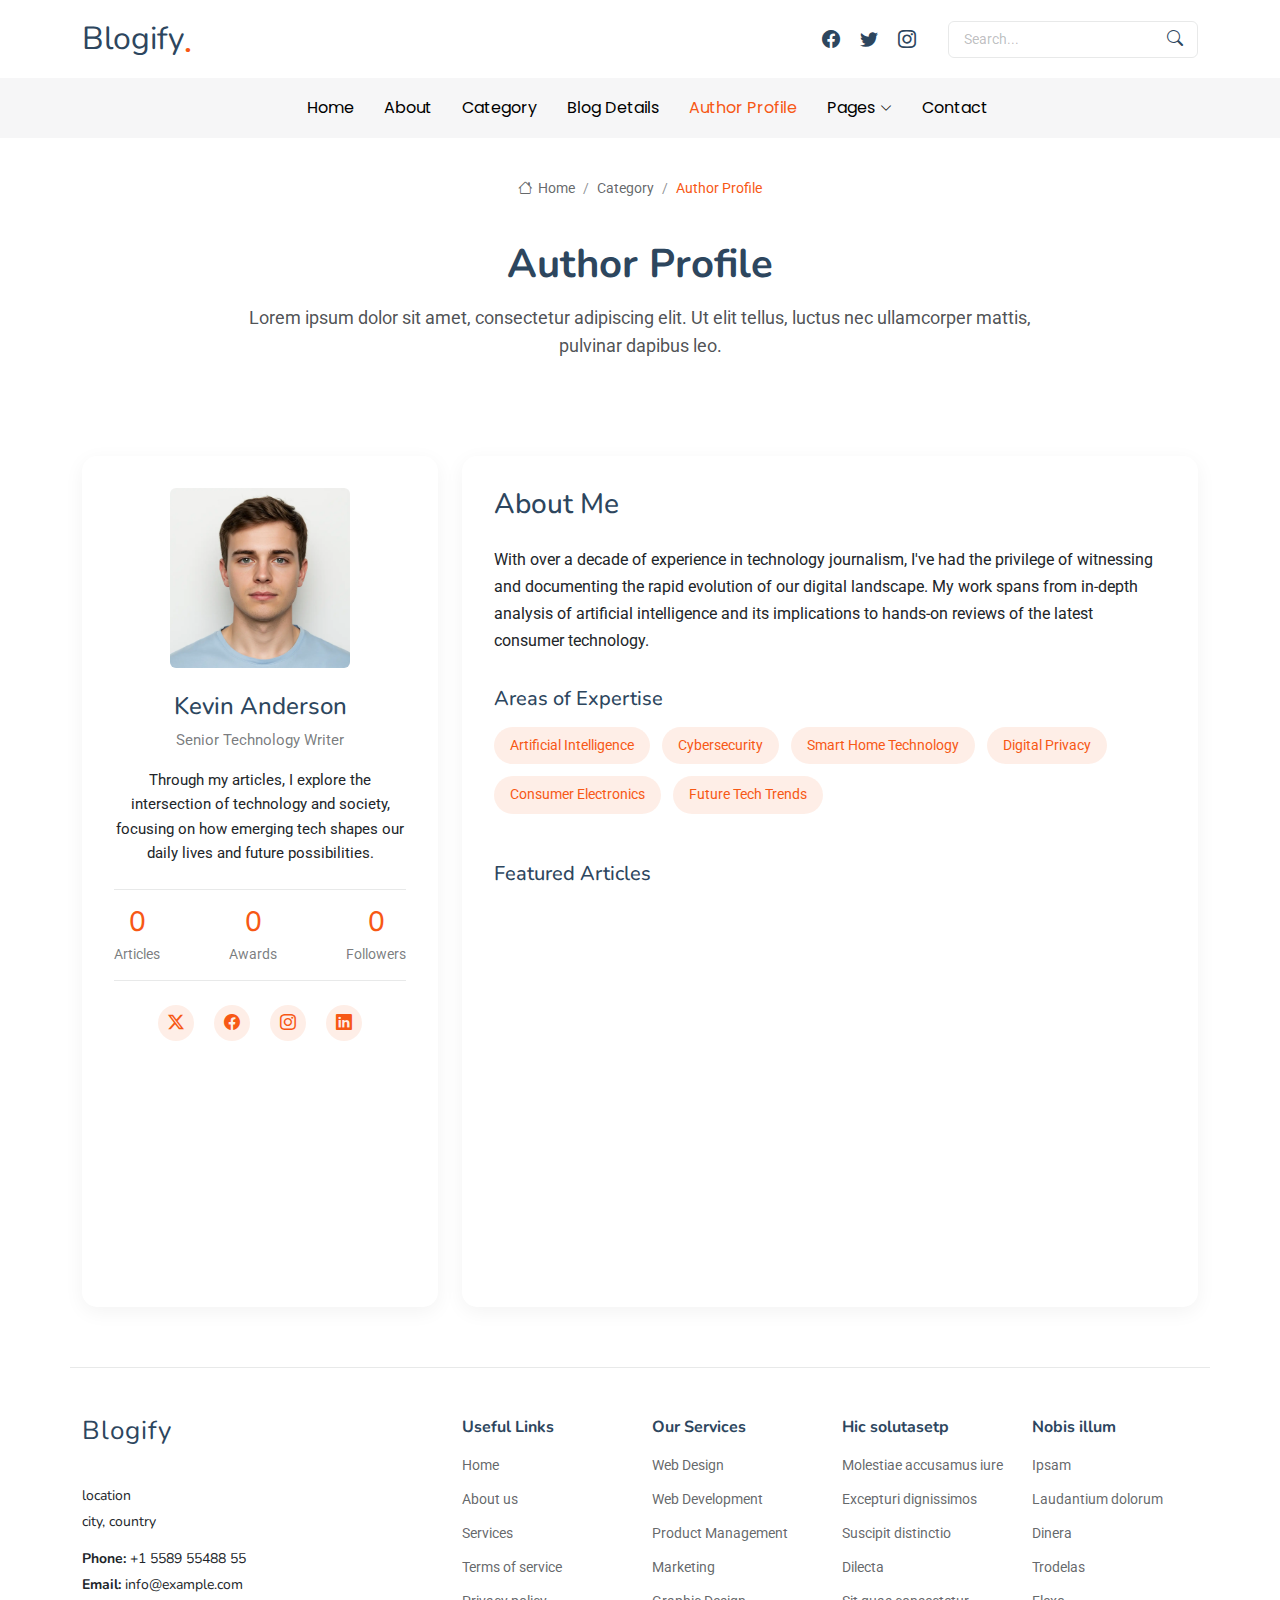
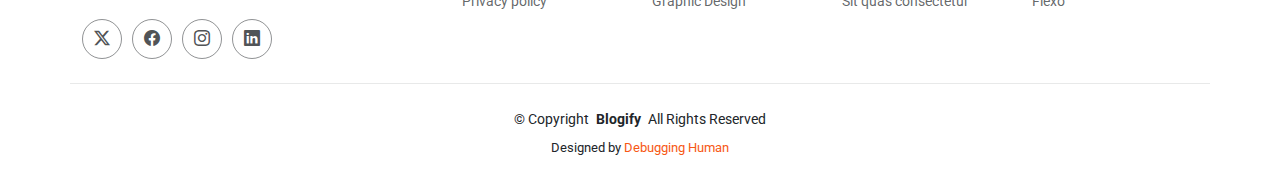
<file: author-profile.html>
<!DOCTYPE html>
<html lang="en">

<head>
  <meta charset="utf-8">
  <meta content="width=device-width, initial-scale=1.0" name="viewport">
  <title>Author Profile - Blogify</title>
  <meta name="description" content="">
  <meta name="keywords" content="">

  <!-- Favicons -->
  <link href="assets/img/favicon.png" rel="icon">
  <link href="assets/img/apple-touch-icon.png" rel="apple-touch-icon">

  <!-- Fonts -->
  <link href="https://fonts.googleapis.com" rel="preconnect">
  <link href="https://fonts.gstatic.com" rel="preconnect" crossorigin>
  <link href="https://fonts.googleapis.com/css2?family=Roboto:ital,wght@0,100;0,300;0,400;0,500;0,700;0,900;1,100;1,300;1,400;1,500;1,700;1,900&family=Poppins:ital,wght@0,100;0,200;0,300;0,400;0,500;0,600;0,700;0,800;0,900;1,100;1,200;1,300;1,400;1,500;1,600;1,700;1,800;1,900&family=Nunito:ital,wght@0,200;0,300;0,400;0,500;0,600;0,700;0,800;0,900;1,200;1,300;1,400;1,500;1,600;1,700;1,800;1,900&display=swap" rel="stylesheet">

  <!-- Vendor CSS Files -->
  <link href="assets/vendor/bootstrap/css/bootstrap.min.css" rel="stylesheet">
  <link href="assets/vendor/bootstrap-icons/bootstrap-icons.css" rel="stylesheet">
  <link href="assets/vendor/aos/aos.css" rel="stylesheet">
  <link href="assets/vendor/swiper/swiper-bundle.min.css" rel="stylesheet">
  <link href="assets/vendor/glightbox/css/glightbox.min.css" rel="stylesheet">

  <!-- Main CSS File -->
  <link href="assets/css/main.css" rel="stylesheet">

</head>

<body class="author-profile-page">

  <header id="header" class="header position-relative">
    <div class="container-fluid container-xl position-relative">

      <div class="top-row d-flex align-items-center justify-content-between">
        <a href="index.html" class="logo d-flex align-items-end">
          <!-- Uncomment the line below if you also wish to use an image logo -->
          <!-- <img src="assets/img/logo.webp" alt=""> -->
          <h1 class="sitename">Blogify</h1><span>.</span>
        </a>

        <div class="d-flex align-items-center">
          <div class="social-links">
            <a href="#" class="facebook"><i class="bi bi-facebook"></i></a>
            <a href="#" class="twitter"><i class="bi bi-twitter"></i></a>
            <a href="#" class="instagram"><i class="bi bi-instagram"></i></a>
          </div>

          <form class="search-form ms-4">
            <input type="text" placeholder="Search..." class="form-control">
            <button type="submit" class="btn"><i class="bi bi-search"></i></button>
          </form>
        </div>
      </div>

    </div>

    <div class="nav-wrap">
      <div class="container d-flex justify-content-center position-relative">
        <nav id="navmenu" class="navmenu">
          <ul>
            <li><a href="index.html">Home</a></li>
            <li><a href="about.html">About</a></li>
            <li><a href="category.html">Category</a></li>
            <li><a href="blog-details.html">Blog Details</a></li>
            <li><a href="author-profile.html" class="active">Author Profile</a></li>
            <li class="dropdown"><a href="#"><span>Pages</span> <i class="bi bi-chevron-down toggle-dropdown"></i></a>
              <ul>
                <li><a href="about.html">About</a></li>
                <li><a href="category.html">Category</a></li>
                <li><a href="blog-details.html">Blog Details</a></li>
                <li><a href="author-profile.html" class="active">Author Profile</a></li>
                <li><a href="search-results.html">Search Results</a></li>
                <li><a href="404.html">404 Not Found Page</a></li>

                <li class="dropdown"><a href="#"><span>Deep Dropdown</span> <i class="bi bi-chevron-down toggle-dropdown"></i></a>
                  <ul>
                    <li><a href="#">Deep Dropdown 1</a></li>
                    <li><a href="#">Deep Dropdown 2</a></li>
                    <li><a href="#">Deep Dropdown 3</a></li>
                    <li><a href="#">Deep Dropdown 4</a></li>
                    <li><a href="#">Deep Dropdown 5</a></li>
                  </ul>
                </li>
              </ul>
            </li>
            <li><a href="contact.html">Contact</a></li>
          </ul>
          <i class="mobile-nav-toggle d-xl-none bi bi-list"></i>
        </nav>
      </div>
    </div>

  </header>

  <main class="main">

    <!-- Page Title -->
    <div class="page-title">
      <div class="breadcrumbs">
        <nav aria-label="breadcrumb">
          <ol class="breadcrumb">
            <li class="breadcrumb-item"><a href="#"><i class="bi bi-house"></i> Home</a></li>
            <li class="breadcrumb-item"><a href="#">Category</a></li>
            <li class="breadcrumb-item active current">Author Profile</li>
          </ol>
        </nav>
      </div>

      <div class="title-wrapper">
        <h1>Author Profile</h1>
        <p>Lorem ipsum dolor sit amet, consectetur adipiscing elit. Ut elit tellus, luctus nec ullamcorper mattis, pulvinar dapibus leo.</p>
      </div>
    </div><!-- End Page Title -->

    <!-- Author Profile Section -->
    <section id="author-profile" class="author-profile section">

      <div class="container" data-aos="fade-up" data-aos-delay="100">

        <div class="author-profile-1">

          <div class="row">
            <!-- Author Info -->
            <div class="col-lg-4 mb-4 mb-lg-0">
              <div class="author-card" data-aos="fade-up">
                <div class="author-image">
                  <img src="assets/img/person/person-m-5.webp" alt="Author" class="img-fluid rounded">
                </div>

                <div class="author-info">
                  <h2>Kevin Anderson</h2>
                  <p class="designation">Senior Technology Writer</p>

                  <div class="author-bio">
                    Through my articles, I explore the intersection of technology and society, focusing on how emerging tech shapes our daily lives and future possibilities.
                  </div>

                  <div class="author-stats d-flex justify-content-between text-center my-4">
                    <div class="stat-item">
                      <h4 data-purecounter-start="0" data-purecounter-end="147" data-purecounter-duration="1" class="purecounter"></h4>
                      <p>Articles</p>
                    </div>
                    <div class="stat-item">
                      <h4 data-purecounter-start="0" data-purecounter-end="13" data-purecounter-duration="1" class="purecounter"></h4>
                      <p>Awards</p>
                    </div>
                    <div class="stat-item">
                      <h4 data-purecounter-start="0" data-purecounter-end="25" data-purecounter-duration="1" class="purecounter">K</h4>
                      <p>Followers</p>
                    </div>
                  </div>

                  <div class="social-links">
                    <a href="#" class="twitter"><i class="bi bi-twitter-x"></i></a>
                    <a href="#" class="facebook"><i class="bi bi-facebook"></i></a>
                    <a href="#" class="instagram"><i class="bi bi-instagram"></i></a>
                    <a href="#" class="linkedin"><i class="bi bi-linkedin"></i></a>
                  </div>
                </div>
              </div>
            </div>

            <!-- Author Content -->
            <div class="col-lg-8">
              <div class="author-content" data-aos="fade-up" data-aos-delay="200">
                <div class="content-header">
                  <h3>About Me</h3>
                </div>
                <div class="content-body">
                  <p>With over a decade of experience in technology journalism, I've had the privilege of witnessing and documenting the rapid evolution of our digital landscape. My work spans from in-depth analysis of artificial intelligence and its implications to hands-on reviews of the latest consumer technology.</p>

                  <div class="expertise-areas">
                    <h4>Areas of Expertise</h4>
                    <div class="tags">
                      <span>Artificial Intelligence</span>
                      <span>Cybersecurity</span>
                      <span>Smart Home Technology</span>
                      <span>Digital Privacy</span>
                      <span>Consumer Electronics</span>
                      <span>Future Tech Trends</span>
                    </div>
                  </div>

                  <div class="featured-articles mt-5">
                    <h4>Featured Articles</h4>
                    <div class="row g-4">
                      <div class="col-md-6" data-aos="fade-up" data-aos-delay="300">
                        <article class="article-card">
                          <div class="article-img">
                            <img src="assets/img/blog/blog-post-10.webp" alt="Article" class="img-fluid">
                          </div>
                          <div class="article-details">
                            <div class="post-category">Technology</div>
                            <h5><a href="#">The Future of AI in Everyday Computing</a></h5>
                            <div class="post-meta">
                              <span><i class="bi bi-clock"></i> Jan 15, 2024</span>
                              <span><i class="bi bi-chat-dots"></i> 24 Comments</span>
                            </div>
                          </div>
                        </article>
                      </div>

                      <div class="col-md-6" data-aos="fade-up" data-aos-delay="400">
                        <article class="article-card">
                          <div class="article-img">
                            <img src="assets/img/blog/blog-post-6.webp" alt="Article" class="img-fluid">
                          </div>
                          <div class="article-details">
                            <div class="post-category">Privacy</div>
                            <h5><a href="#">Understanding Digital Privacy in 2024</a></h5>
                            <div class="post-meta">
                              <span><i class="bi bi-clock"></i> Feb 3, 2024</span>
                              <span><i class="bi bi-chat-dots"></i> 18 Comments</span>
                            </div>
                          </div>
                        </article>
                      </div>
                    </div>
                  </div>
                </div>
              </div>
            </div>

          </div>

        </div>

      </div>

    </section><!-- /Author Profile Section -->

  </main>

  <footer id="footer" class="footer">

    <div class="container footer-top">
      <div class="row gy-4">
        <div class="col-lg-4 col-md-6 footer-about">
          <a href="index.html" class="logo d-flex align-items-center">
            <span class="sitename">Blogify</span>
          </a>
          <div class="footer-contact pt-3">
            <p>location</p>
            <p>city, country</p>
            <p class="mt-3"><strong>Phone:</strong> <span>+1 5589 55488 55</span></p>
            <p><strong>Email:</strong> <span>info@example.com</span></p>
          </div>
          <div class="social-links d-flex mt-4">
            <a href=""><i class="bi bi-twitter-x"></i></a>
            <a href=""><i class="bi bi-facebook"></i></a>
            <a href=""><i class="bi bi-instagram"></i></a>
            <a href=""><i class="bi bi-linkedin"></i></a>
          </div>
        </div>

        <div class="col-lg-2 col-md-3 footer-links">
          <h4>Useful Links</h4>
          <ul>
            <li><a href="#">Home</a></li>
            <li><a href="#">About us</a></li>
            <li><a href="#">Services</a></li>
            <li><a href="#">Terms of service</a></li>
            <li><a href="#">Privacy policy</a></li>
          </ul>
        </div>

        <div class="col-lg-2 col-md-3 footer-links">
          <h4>Our Services</h4>
          <ul>
            <li><a href="#">Web Design</a></li>
            <li><a href="#">Web Development</a></li>
            <li><a href="#">Product Management</a></li>
            <li><a href="#">Marketing</a></li>
            <li><a href="#">Graphic Design</a></li>
          </ul>
        </div>

        <div class="col-lg-2 col-md-3 footer-links">
          <h4>Hic solutasetp</h4>
          <ul>
            <li><a href="#">Molestiae accusamus iure</a></li>
            <li><a href="#">Excepturi dignissimos</a></li>
            <li><a href="#">Suscipit distinctio</a></li>
            <li><a href="#">Dilecta</a></li>
            <li><a href="#">Sit quas consectetur</a></li>
          </ul>
        </div>

        <div class="col-lg-2 col-md-3 footer-links">
          <h4>Nobis illum</h4>
          <ul>
            <li><a href="#">Ipsam</a></li>
            <li><a href="#">Laudantium dolorum</a></li>
            <li><a href="#">Dinera</a></li>
            <li><a href="#">Trodelas</a></li>
            <li><a href="#">Flexo</a></li>
          </ul>
        </div>

      </div>
    </div>

    <div class="container copyright text-center mt-4">
      <p>© <span>Copyright</span> <strong class="px-1 sitename">Blogify</strong> <span>All Rights Reserved</span></p>
      <div class="credits">
        Designed by <a href="https://debugginghuman.com/">Debugging Human</a>
      </div>
    </div>

  </footer>

  <!-- Scroll Top -->
  <a href="#" id="scroll-top" class="scroll-top d-flex align-items-center justify-content-center"><i class="bi bi-arrow-up-short"></i></a>

  <!-- Preloader -->
  <div id="preloader"></div>

  <!-- Vendor JS Files -->
  <script src="assets/vendor/bootstrap/js/bootstrap.bundle.min.js"></script>
  <script src="assets/vendor/php-email-form/validate.js"></script>
  <script src="assets/vendor/aos/aos.js"></script>
  <script src="assets/vendor/swiper/swiper-bundle.min.js"></script>
  <script src="assets/vendor/purecounter/purecounter_vanilla.js"></script>
  <script src="assets/vendor/glightbox/js/glightbox.min.js"></script>

  <!-- Main JS File -->
  <script src="assets/js/main.js"></script>

</body>

</html>
</file>
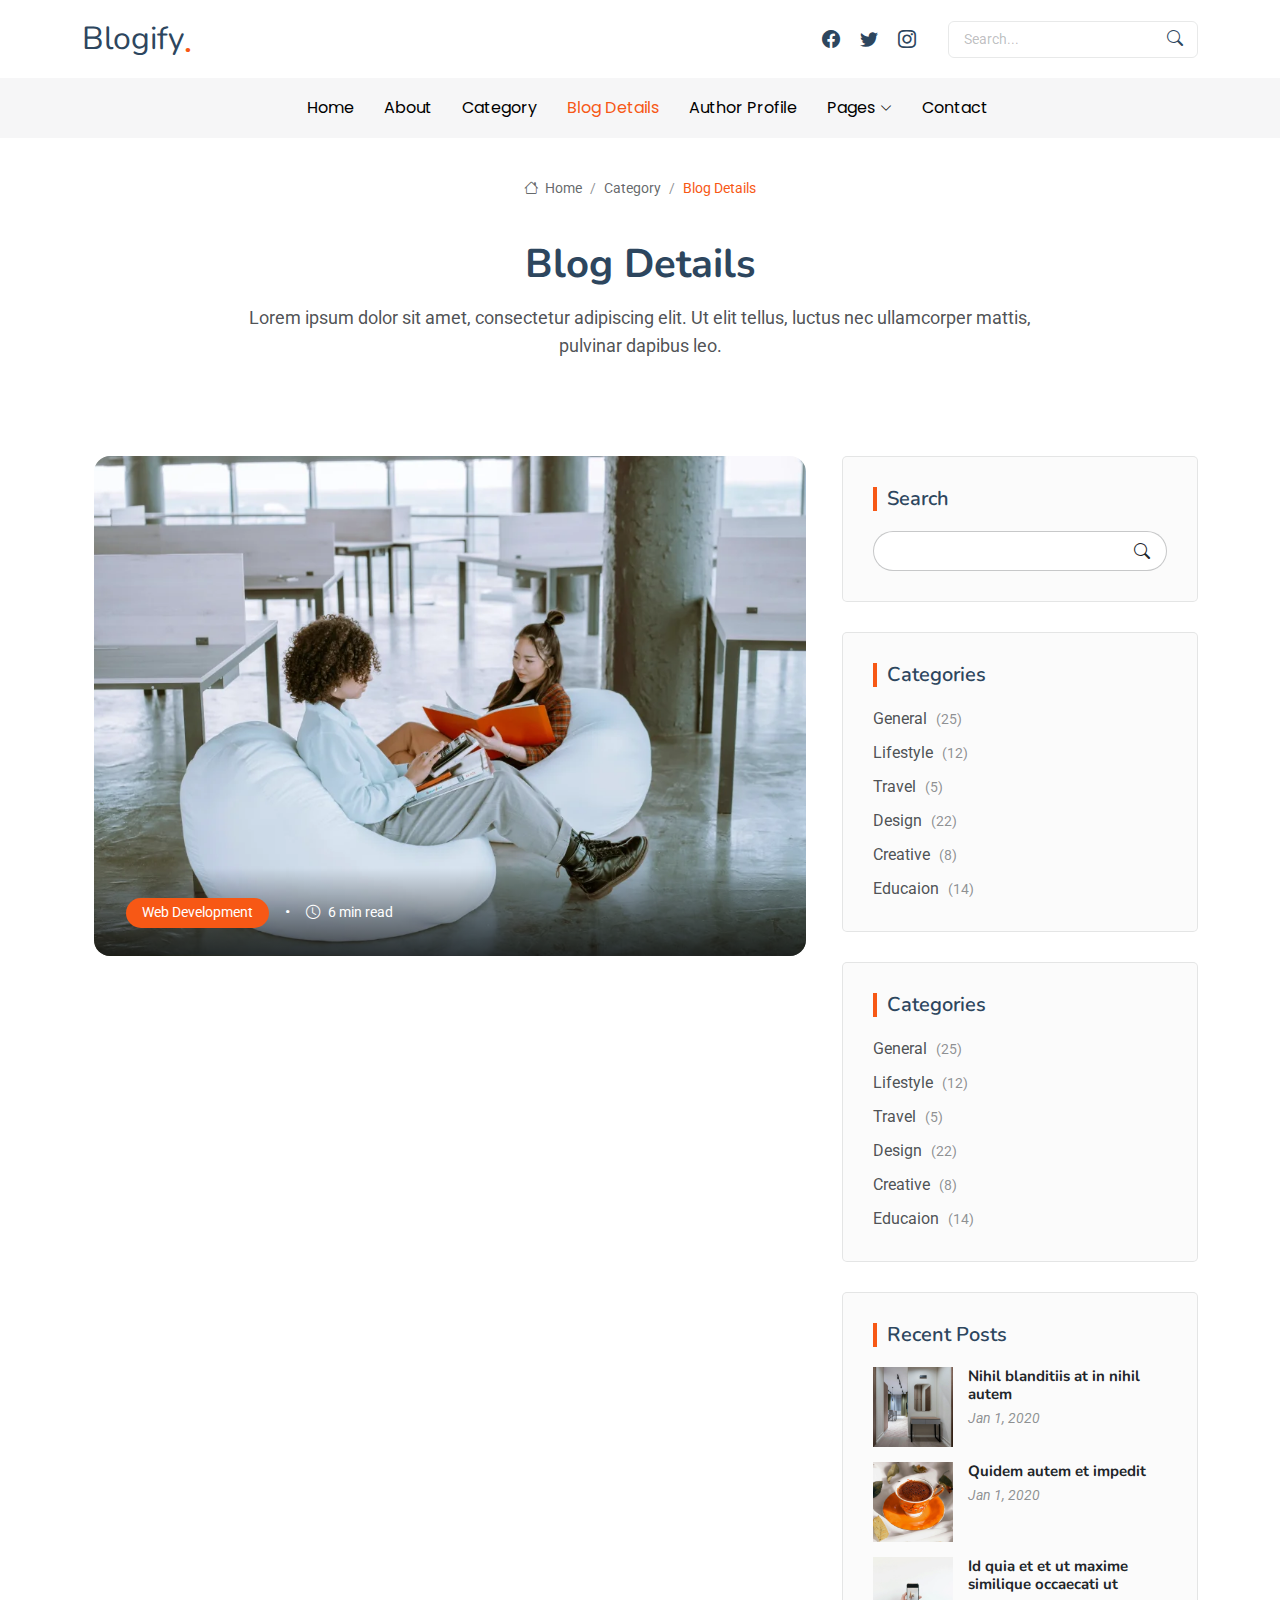
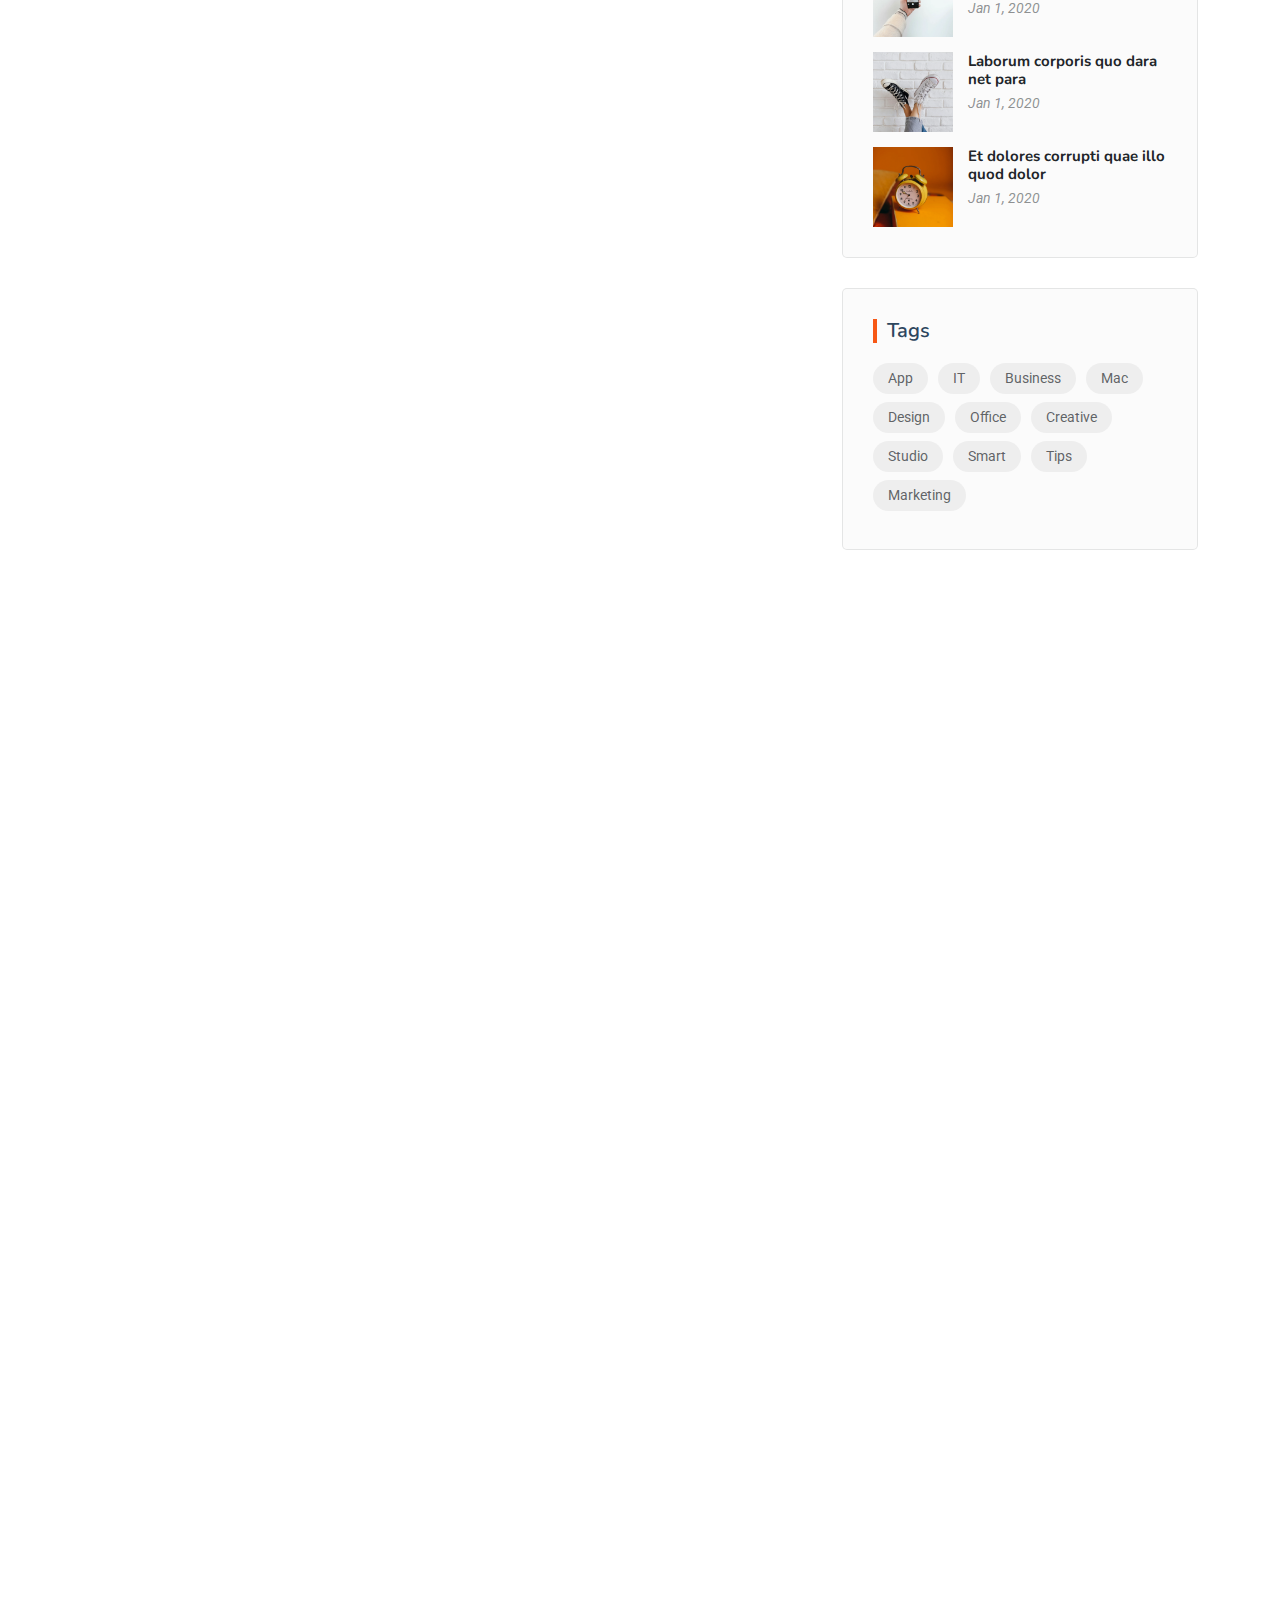
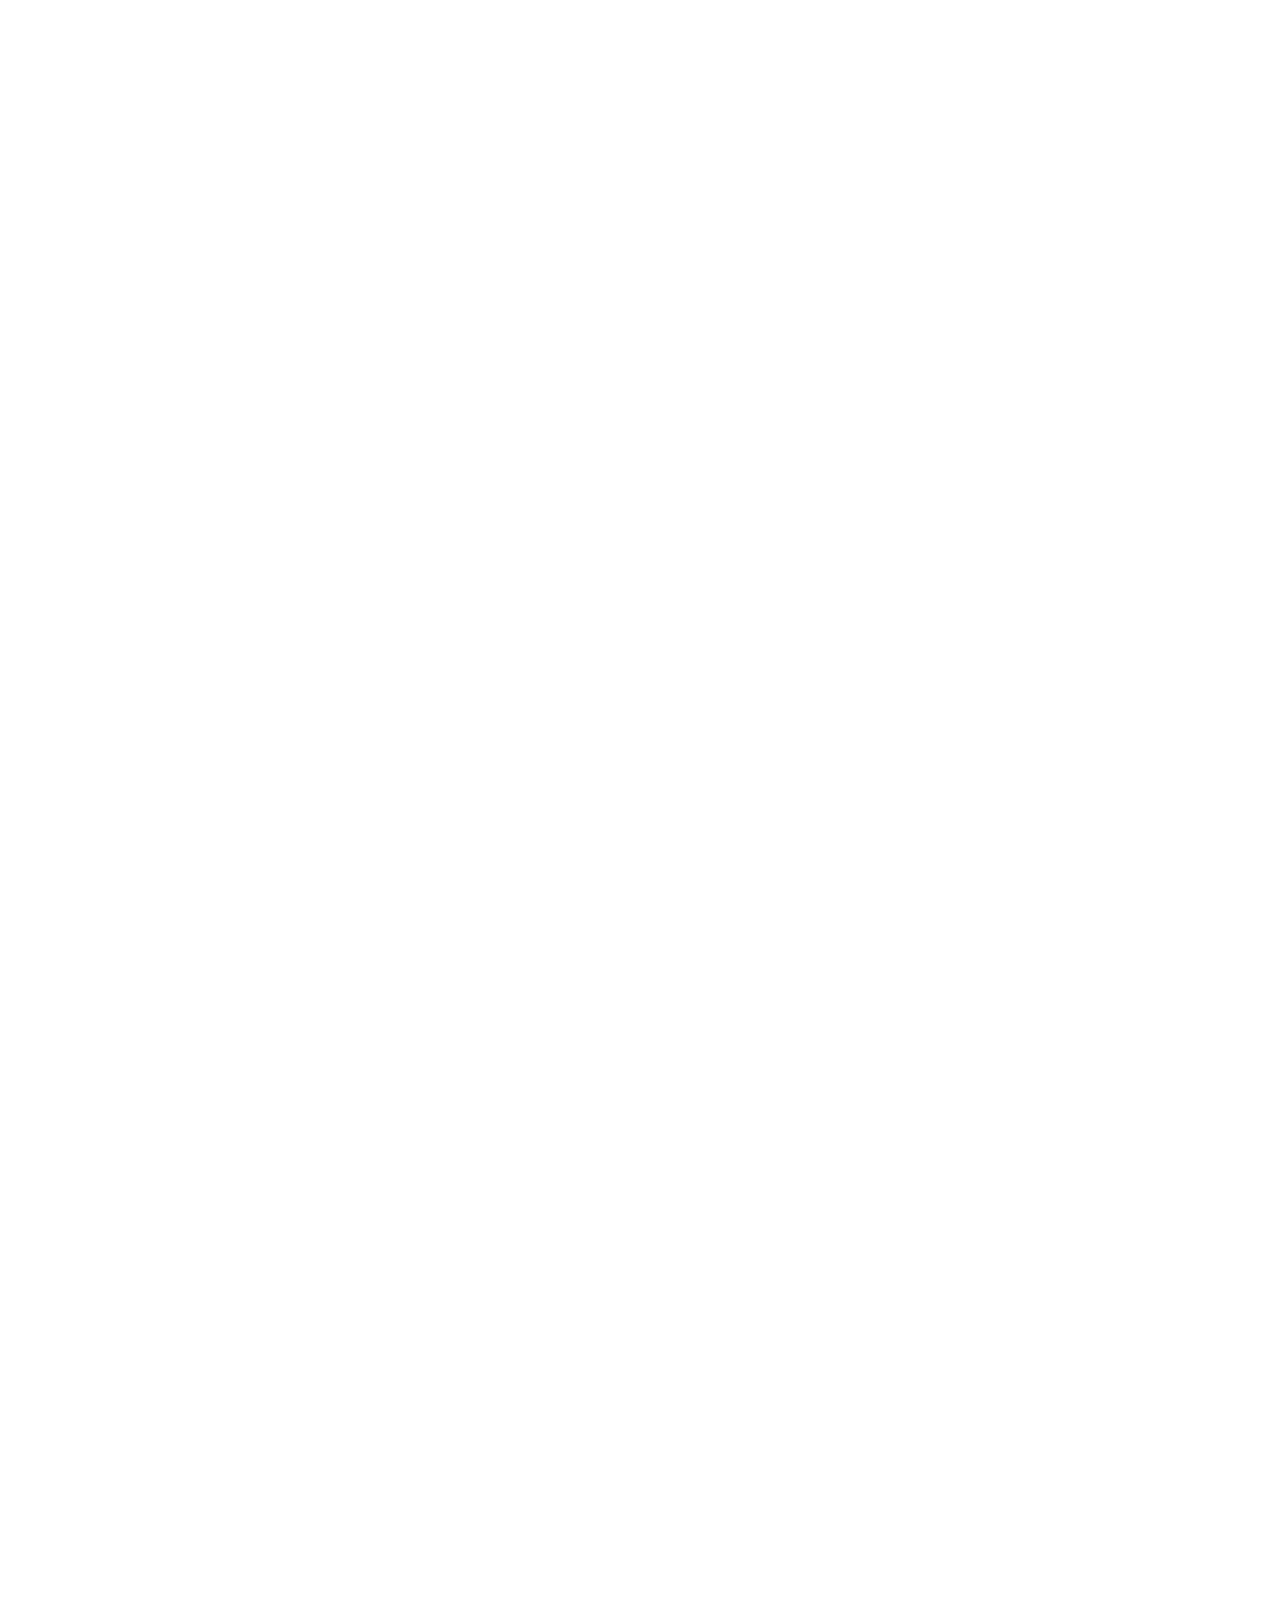
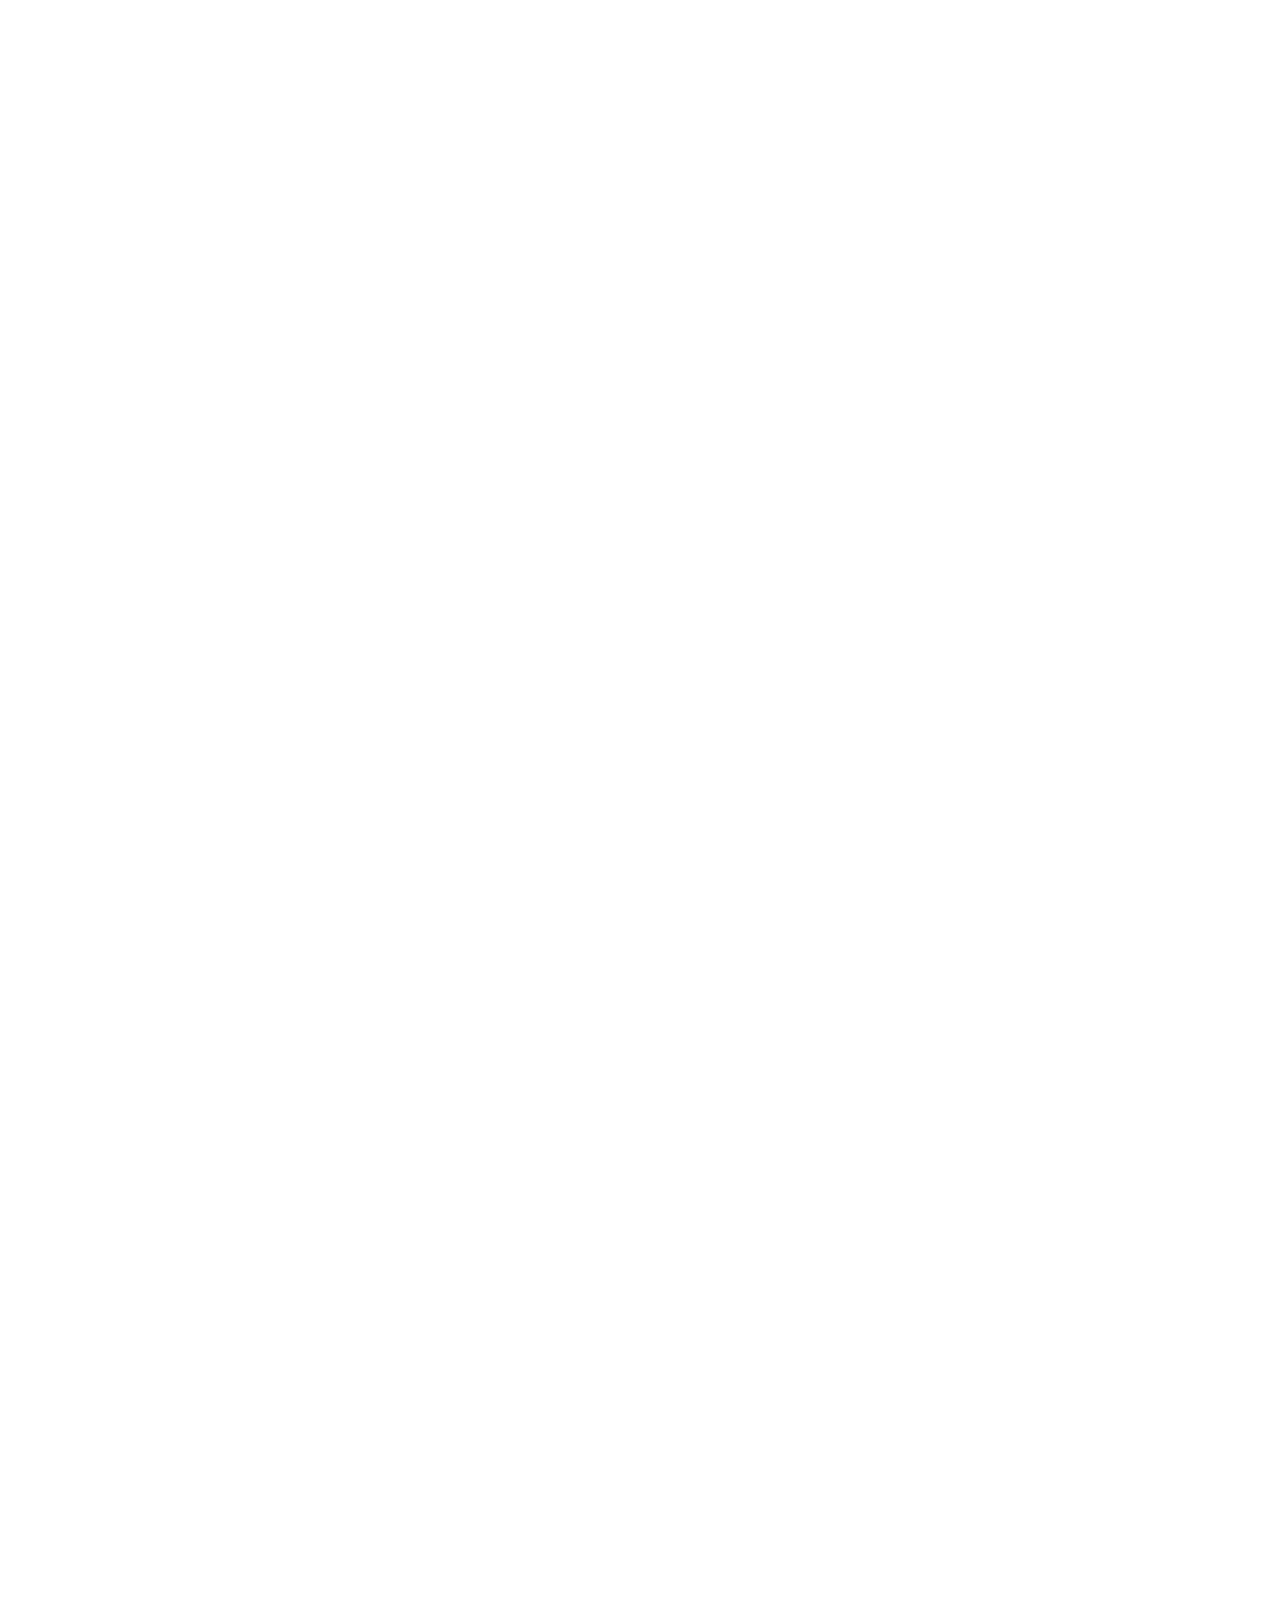
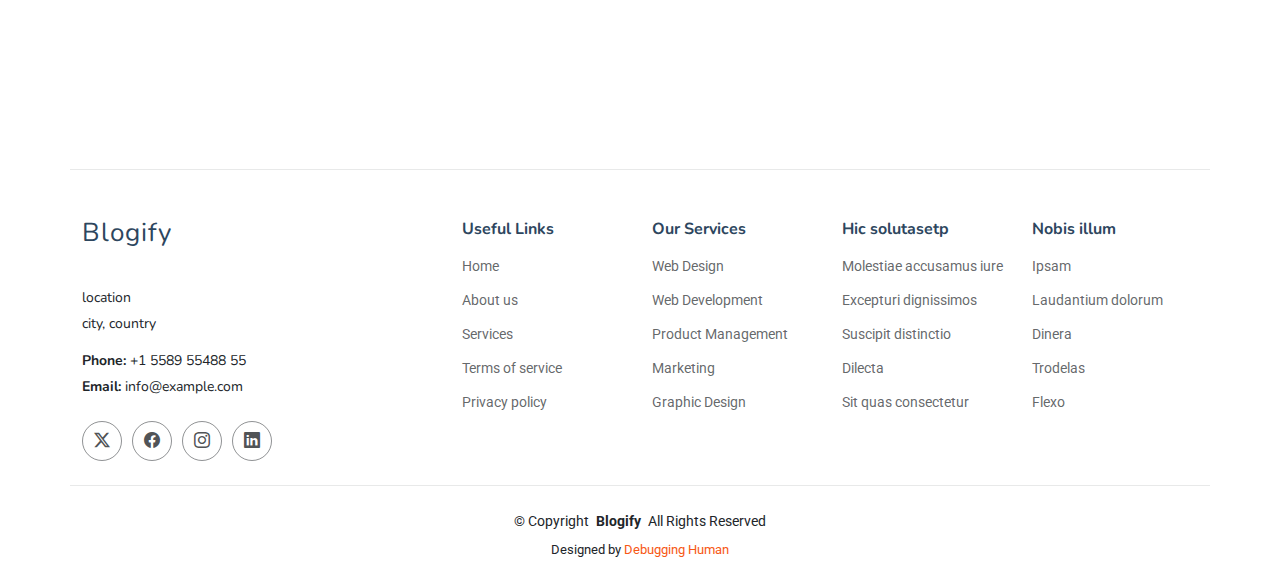
<file: blog-details.html>
<!DOCTYPE html>
<html lang="en">

<head>
  <meta charset="utf-8">
  <meta content="width=device-width, initial-scale=1.0" name="viewport">
  <title>Blog Details - Blogify</title>
  <meta name="description" content="">
  <meta name="keywords" content="">

  <!-- Favicons -->
  <link href="assets/img/favicon.png" rel="icon">
  <link href="assets/img/apple-touch-icon.png" rel="apple-touch-icon">

  <!-- Fonts -->
  <link href="https://fonts.googleapis.com" rel="preconnect">
  <link href="https://fonts.gstatic.com" rel="preconnect" crossorigin>
  <link href="https://fonts.googleapis.com/css2?family=Roboto:ital,wght@0,100;0,300;0,400;0,500;0,700;0,900;1,100;1,300;1,400;1,500;1,700;1,900&family=Poppins:ital,wght@0,100;0,200;0,300;0,400;0,500;0,600;0,700;0,800;0,900;1,100;1,200;1,300;1,400;1,500;1,600;1,700;1,800;1,900&family=Nunito:ital,wght@0,200;0,300;0,400;0,500;0,600;0,700;0,800;0,900;1,200;1,300;1,400;1,500;1,600;1,700;1,800;1,900&display=swap" rel="stylesheet">

  <!-- Vendor CSS Files -->
  <link href="assets/vendor/bootstrap/css/bootstrap.min.css" rel="stylesheet">
  <link href="assets/vendor/bootstrap-icons/bootstrap-icons.css" rel="stylesheet">
  <link href="assets/vendor/aos/aos.css" rel="stylesheet">
  <link href="assets/vendor/swiper/swiper-bundle.min.css" rel="stylesheet">
  <link href="assets/vendor/glightbox/css/glightbox.min.css" rel="stylesheet">

  <!-- Main CSS File -->
  <link href="assets/css/main.css" rel="stylesheet">

</head>

<body class="blog-details-page">

  <header id="header" class="header position-relative">
    <div class="container-fluid container-xl position-relative">

      <div class="top-row d-flex align-items-center justify-content-between">
        <a href="index.html" class="logo d-flex align-items-end">
          <!-- Uncomment the line below if you also wish to use an image logo -->
          <!-- <img src="assets/img/logo.webp" alt=""> -->
          <h1 class="sitename">Blogify</h1><span>.</span>
        </a>

        <div class="d-flex align-items-center">
          <div class="social-links">
            <a href="#" class="facebook"><i class="bi bi-facebook"></i></a>
            <a href="#" class="twitter"><i class="bi bi-twitter"></i></a>
            <a href="#" class="instagram"><i class="bi bi-instagram"></i></a>
          </div>

          <form class="search-form ms-4">
            <input type="text" placeholder="Search..." class="form-control">
            <button type="submit" class="btn"><i class="bi bi-search"></i></button>
          </form>
        </div>
      </div>

    </div>

    <div class="nav-wrap">
      <div class="container d-flex justify-content-center position-relative">
        <nav id="navmenu" class="navmenu">
          <ul>
            <li><a href="index.html">Home</a></li>
            <li><a href="about.html">About</a></li>
            <li><a href="category.html">Category</a></li>
            <li><a href="blog-details.html" class="active">Blog Details</a></li>
            <li><a href="author-profile.html">Author Profile</a></li>
            <li class="dropdown"><a href="#"><span>Pages</span> <i class="bi bi-chevron-down toggle-dropdown"></i></a>
              <ul>
                <li><a href="about.html">About</a></li>
                <li><a href="category.html">Category</a></li>
                <li><a href="blog-details.html" class="active">Blog Details</a></li>
                <li><a href="author-profile.html">Author Profile</a></li>
                <li><a href="search-results.html">Search Results</a></li>
                <li><a href="404.html">404 Not Found Page</a></li>

                <li class="dropdown"><a href="#"><span>Deep Dropdown</span> <i class="bi bi-chevron-down toggle-dropdown"></i></a>
                  <ul>
                    <li><a href="#">Deep Dropdown 1</a></li>
                    <li><a href="#">Deep Dropdown 2</a></li>
                    <li><a href="#">Deep Dropdown 3</a></li>
                    <li><a href="#">Deep Dropdown 4</a></li>
                    <li><a href="#">Deep Dropdown 5</a></li>
                  </ul>
                </li>
              </ul>
            </li>
            <li><a href="contact.html">Contact</a></li>
          </ul>
          <i class="mobile-nav-toggle d-xl-none bi bi-list"></i>
        </nav>
      </div>
    </div>

  </header>

  <main class="main">

    <!-- Page Title -->
    <div class="page-title">
      <div class="breadcrumbs">
        <nav aria-label="breadcrumb">
          <ol class="breadcrumb">
            <li class="breadcrumb-item"><a href="#"><i class="bi bi-house"></i> Home</a></li>
            <li class="breadcrumb-item"><a href="#">Category</a></li>
            <li class="breadcrumb-item active current">Blog Details</li>
          </ol>
        </nav>
      </div>

      <div class="title-wrapper">
        <h1>Blog Details</h1>
        <p>Lorem ipsum dolor sit amet, consectetur adipiscing elit. Ut elit tellus, luctus nec ullamcorper mattis, pulvinar dapibus leo.</p>
      </div>
    </div><!-- End Page Title -->

    <div class="container">
      <div class="row">

        <div class="col-lg-8">

          <!-- Blog Details Section -->
          <section id="blog-details" class="blog-details section">
            <div class="container" data-aos="fade-up">

              <article class="article">

                <div class="hero-img" data-aos="zoom-in">
                  <img src="assets/img/blog/blog-post-3.webp" alt="Featured blog image" class="img-fluid" loading="lazy">
                  <div class="meta-overlay">
                    <div class="meta-categories">
                      <a href="#" class="category">Web Development</a>
                      <span class="divider">•</span>
                      <span class="reading-time"><i class="bi bi-clock"></i> 6 min read</span>
                    </div>
                  </div>
                </div>

                <div class="article-content" data-aos="fade-up" data-aos-delay="100">
                  <div class="content-header">
                    <h1 class="title">Modern Web Development: Best Practices and Future Trends for 2025</h1>

                    <div class="author-info">
                      <div class="author-details">
                        <img src="assets/img/person/person-f-8.webp" alt="Author" class="author-img">
                        <div class="info">
                          <h4>Michael Chen</h4>
                          <span class="role">Senior Web Developer</span>
                        </div>
                      </div>
                      <div class="post-meta">
                        <span class="date"><i class="bi bi-calendar3"></i> Mar 15, 2025</span>
                        <span class="divider">•</span>
                        <span class="comments"><i class="bi bi-chat-text"></i> 18 Comments</span>
                      </div>
                    </div>
                  </div>

                  <div class="content">
                    <p class="lead">
                      The landscape of web development continues to evolve at an unprecedented pace, bringing new technologies, frameworks, and methodologies that reshape how we build modern web applications.
                    </p>

                    <p>
                      As we delve into 2025, the web development ecosystem has transformed dramatically, introducing innovative approaches to building faster, more secure, and highly engaging web experiences. This comprehensive guide explores the latest trends and best practices that are defining the future of web development.
                    </p>

                    <div class="content-image right-aligned">
                      <img src="assets/img/blog/blog-hero-2.webp" class="img-fluid" alt="Modern web development tools" loading="lazy">
                      <figcaption>Modern development environments emphasize collaboration and efficiency</figcaption>
                    </div>

                    <h2>The Rise of Web Components</h2>
                    <p>
                      Web Components have become increasingly crucial in modern web development, offering a standardized way to create reusable custom elements. Key advantages include:
                    </p>
                    <ul>
                      <li>Enhanced code reusability across different frameworks</li>
                      <li>Better encapsulation of functionality</li>
                      <li>Improved maintenance and scalability</li>
                      <li>Framework-agnostic component development</li>
                    </ul>

                    <div class="highlight-box">
                      <h3>Key Trends in 2025</h3>
                      <ul class="trend-list">
                        <li>
                          <i class="bi bi-lightning-charge"></i>
                          <span>Edge Computing and Serverless Architecture</span>
                        </li>
                        <li>
                          <i class="bi bi-shield-check"></i>
                          <span>Enhanced Security Measures</span>
                        </li>
                        <li>
                          <i class="bi bi-phone"></i>
                          <span>Progressive Web Apps (PWAs)</span>
                        </li>
                      </ul>
                    </div>

                    <h2>Performance Optimization</h2>
                    <p>
                      Performance remains a critical factor in web development, with an increasing focus on Core Web Vitals and user experience metrics. Modern applications must be optimized for both speed and efficiency.
                    </p>

                    <blockquote>
                      <p>
                        "The future of web development lies not just in writing code, but in creating seamless, accessible, and performant experiences that work for everyone, everywhere."
                      </p>
                      <cite>Emily Thompson, Web Performance Architect</cite>
                    </blockquote>

                    <div class="content-grid">
                      <div class="row g-4">
                        <div class="col-md-6">
                          <div class="info-card">
                            <i class="bi bi-speedometer2"></i>
                            <h4>Performance Metrics</h4>
                            <p>Focus on Core Web Vitals and user-centric performance metrics for better search rankings and user experience.</p>
                          </div>
                        </div>
                        <div class="col-md-6">
                          <div class="info-card">
                            <i class="bi bi-universal-access"></i>
                            <h4>Accessibility</h4>
                            <p>Implementing WCAG guidelines and ensuring web applications are accessible to all users across different devices.</p>
                          </div>
                        </div>
                      </div>
                    </div>

                    <h2>Looking Forward</h2>
                    <p>
                      As we continue through 2025, web development practices will further evolve, embracing new technologies while maintaining a strong foundation in performance, accessibility, and user experience. Staying updated with these trends and best practices is crucial for developers looking to build modern, scalable web applications.
                    </p>
                  </div>

                  <div class="meta-bottom">
                    <div class="tags-section">
                      <h4>Related Topics</h4>
                      <div class="tags">
                        <a href="#" class="tag">Web Development</a>
                        <a href="#" class="tag">Performance</a>
                        <a href="#" class="tag">Best Practices</a>
                        <a href="#" class="tag">Trends</a>
                        <a href="#" class="tag">2025</a>
                      </div>
                    </div>

                    <div class="share-section">
                      <h4>Share Article</h4>
                      <div class="social-links">
                        <a href="#" class="twitter"><i class="bi bi-twitter-x"></i></a>
                        <a href="#" class="facebook"><i class="bi bi-facebook"></i></a>
                        <a href="#" class="linkedin"><i class="bi bi-linkedin"></i></a>
                        <a href="#" class="copy-link" title="Copy Link"><i class="bi bi-link-45deg"></i></a>
                      </div>
                    </div>
                  </div>
                </div>

              </article>

            </div>
          </section><!-- /Blog Details Section -->

          <!-- Blog Author Section -->
          <section id="blog-author" class="blog-author section">

            <div class="container" data-aos="fade-up">
              <div class="author-box">
                <div class="row align-items-center">
                  <div class="col-lg-3 col-md-4 text-center">
                    <img src="assets/img/person/person-f-12.webp" class="author-img rounded-circle" alt="" loading="lazy">

                    <div class="author-social-links mt-3">
                      <a href="https://twitter.com/#" class="twitter"><i class="bi bi-twitter-x"></i></a>
                      <a href="https://linkedin.com/#" class="linkedin"><i class="bi bi-linkedin"></i></a>
                      <a href="https://github.com/#" class="github"><i class="bi bi-github"></i></a>
                      <a href="https://facebook.com/#" class="facebook"><i class="bi bi-facebook"></i></a>
                      <a href="https://instagram.com/#" class="instagram"><i class="bi bi-instagram"></i></a>
                    </div>
                  </div>

                  <div class="col-lg-9 col-md-8">
                    <div class="author-content">
                      <h3 class="author-name">Sarah Anderson</h3>
                      <span class="author-title">Senior Tech Writer &amp; Developer Advocate</span>

                      <div class="author-bio mt-3">
                        Sed ut perspiciatis unde omnis iste natus error sit voluptatem accusantium doloremque laudantium. Passionate about creating content that bridges the gap between developers and end-users.
                      </div>

                      <div class="author-website mt-3">
                        <a href="#" class="website-link">
                          <i class="bi bi-globe"></i>
                          <span>sarahanderson.dev</span>
                        </a>
                        <a href="#" class="more-posts">
                          Read More from Sarah <i class="bi bi-arrow-right"></i>
                        </a>
                      </div>
                    </div>
                  </div>
                </div>
              </div>
            </div>

          </section><!-- /Blog Author Section -->

          <!-- Blog Comments Section -->
          <section id="blog-comments" class="blog-comments section">

            <div class="container" data-aos="fade-up" data-aos-delay="100">

              <div class="blog-comments-3">
                <div class="section-header">
                  <h3>Discussion <span class="comment-count">(8)</span></h3>
                </div>

                <div class="comments-wrapper">
                  <!-- Comment 1 -->
                  <article class="comment-card">
                    <div class="comment-header">
                      <div class="user-info">
                        <img src="assets/img/person/person-f-9.webp" alt="User avatar" loading="lazy">
                        <div class="meta">
                          <h4 class="name">Sarah Williams</h4>
                          <span class="date"><i class="bi bi-calendar3"></i> February 13, 2025</span>
                        </div>
                      </div>
                    </div>
                    <div class="comment-content">
                      <p>Proin iaculis purus consequat sem cure digni ssim donec porttitora entum suscipit rhoncus. Accusantium quam, ultricies eget id, aliquam eget nibh et. Maecen aliquam, risus at semper.</p>
                    </div>
                    <div class="comment-actions">
                      <button class="action-btn like-btn">
                        <i class="bi bi-hand-thumbs-up"></i>
                        <span>12</span>
                      </button>
                      <button class="action-btn reply-btn">
                        <i class="bi bi-reply"></i>
                        <span>Reply</span>
                      </button>
                    </div>
                  </article>

                  <!-- Comment 2 with replies -->
                  <article class="comment-card">
                    <div class="comment-header">
                      <div class="user-info">
                        <img src="assets/img/person/person-m-9.webp" alt="User avatar" loading="lazy">
                        <div class="meta">
                          <h4 class="name">James Cooper</h4>
                          <span class="date"><i class="bi bi-calendar3"></i> February 13, 2025</span>
                        </div>
                      </div>
                    </div>
                    <div class="comment-content">
                      <p>Quisque ut nisi. Donec mi odio, faucibus at, scelerisque quis, convallis in, nisi. Suspendisse non nisl sit amet velit hendrerit rutrum. Ut leo. Ut a nisl id ante tempus hendrerit.</p>
                    </div>
                    <div class="comment-actions">
                      <button class="action-btn like-btn">
                        <i class="bi bi-hand-thumbs-up"></i>
                        <span>8</span>
                      </button>
                      <button class="action-btn reply-btn">
                        <i class="bi bi-reply"></i>
                        <span>Reply</span>
                      </button>
                    </div>

                    <!-- Reply Thread -->
                    <div class="reply-thread">
                      <!-- Reply 1 -->
                      <article class="comment-card reply">
                        <div class="comment-header">
                          <div class="user-info">
                            <img src="assets/img/person/person-f-9.webp" alt="User avatar" loading="lazy">
                            <div class="meta">
                              <h4 class="name">Emily Parker</h4>
                              <span class="date"><i class="bi bi-calendar3"></i> February 13, 2025</span>
                            </div>
                          </div>
                        </div>
                        <div class="comment-content">
                          <p>Cras ultricies mi eu turpis hendrerit fringilla. Vestibulum ante ipsum primis in faucibus orci luctus et ultrices posuere cubilia Curae.</p>
                        </div>
                        <div class="comment-actions">
                          <button class="action-btn like-btn">
                            <i class="bi bi-hand-thumbs-up"></i>
                            <span>5</span>
                          </button>
                          <button class="action-btn reply-btn">
                            <i class="bi bi-reply"></i>
                            <span>Reply</span>
                          </button>
                        </div>
                      </article>

                      <!-- Reply 2 -->
                      <article class="comment-card reply">
                        <div class="comment-header">
                          <div class="user-info">
                            <img src="assets/img/person/person-f-7.webp" alt="User avatar" loading="lazy">
                            <div class="meta">
                              <h4 class="name">Daniel Brown</h4>
                              <span class="date"><i class="bi bi-calendar3"></i> February 13, 2025</span>
                            </div>
                          </div>
                        </div>
                        <div class="comment-content">
                          <p>Nam commodo suscipit quam. Vestibulum ullamcorper mauris at ligula. Fusce fermentum odio nec arcu.</p>
                        </div>
                        <div class="comment-actions">
                          <button class="action-btn like-btn">
                            <i class="bi bi-hand-thumbs-up"></i>
                            <span>3</span>
                          </button>
                          <button class="action-btn reply-btn">
                            <i class="bi bi-reply"></i>
                            <span>Reply</span>
                          </button>
                        </div>
                      </article>
                    </div>
                  </article>

                  <!-- Comment 3 -->
                  <article class="comment-card">
                    <div class="comment-header">
                      <div class="user-info">
                        <img src="assets/img/person/person-m-6.webp" alt="User avatar" loading="lazy">
                        <div class="meta">
                          <h4 class="name">Rachel Adams</h4>
                          <span class="date"><i class="bi bi-calendar3"></i> February 13, 2025</span>
                        </div>
                      </div>
                    </div>
                    <div class="comment-content">
                      <p>Vivamus elementum semper nisi. Aenean vulputate eleifend tellus. Aenean leo ligula, porttitor eu, consequat vitae, eleifend ac, enim.</p>
                    </div>
                    <div class="comment-actions">
                      <button class="action-btn like-btn">
                        <i class="bi bi-hand-thumbs-up"></i>
                        <span>6</span>
                      </button>
                      <button class="action-btn reply-btn">
                        <i class="bi bi-reply"></i>
                        <span>Reply</span>
                      </button>
                    </div>
                  </article>
                </div>
              </div>

            </div>

          </section><!-- /Blog Comments Section -->

          <!-- Blog Comment Form Section -->
          <section id="blog-comment-form" class="blog-comment-form section">

            <div class="container" data-aos="fade-up" data-aos-delay="100">

              <form method="post" role="form">

                <div class="section-header">
                  <h3>Share Your Thoughts</h3>
                  <p>Your email address will not be published. Required fields are marked *</p>
                </div>

                <div class="row gy-3">
                  <div class="col-md-6 form-group">
                    <label for="name">Full Name *</label>
                    <input type="text" name="name" class="form-control" id="name" placeholder="Enter your full name" required="">
                  </div>

                  <div class="col-md-6 form-group">
                    <label for="email">Email Address *</label>
                    <input type="email" name="email" class="form-control" id="email" placeholder="Enter your email address" required="">
                  </div>

                  <div class="col-12 form-group">
                    <label for="website">Website</label>
                    <input type="url" name="website" class="form-control" id="website" placeholder="Your website (optional)">
                  </div>

                  <div class="col-12 form-group">
                    <label for="comment">Your Comment *</label>
                    <textarea class="form-control" name="comment" id="comment" rows="5" placeholder="Write your thoughts here..." required=""></textarea>
                  </div>

                  <div class="col-12 text-center">
                    <button type="submit" class="btn-submit">Post Comment</button>
                  </div>
                </div>

              </form>

            </div>

          </section><!-- /Blog Comment Form Section -->

        </div>

        <div class="col-lg-4 sidebar">

          <div class="widgets-container" data-aos="fade-up" data-aos-delay="200">

            <!-- Search Widget -->
            <div class="search-widget widget-item">

              <h3 class="widget-title">Search</h3>
              <form action="">
                <input type="text">
                <button type="submit" title="Search"><i class="bi bi-search"></i></button>
              </form>

            </div><!--/Search Widget -->

            <!-- Categories Widget -->
            <div class="categories-widget widget-item">

              <h3 class="widget-title">Categories</h3>
              <ul class="mt-3">
                <li><a href="#">General <span>(25)</span></a></li>
                <li><a href="#">Lifestyle <span>(12)</span></a></li>
                <li><a href="#">Travel <span>(5)</span></a></li>
                <li><a href="#">Design <span>(22)</span></a></li>
                <li><a href="#">Creative <span>(8)</span></a></li>
                <li><a href="#">Educaion <span>(14)</span></a></li>
              </ul>

            </div><!--/Categories Widget -->

            <!-- Categories Widget -->
            <div class="categories-widget widget-item">

              <h3 class="widget-title">Categories</h3>
              <ul class="mt-3">
                <li><a href="#">General <span>(25)</span></a></li>
                <li><a href="#">Lifestyle <span>(12)</span></a></li>
                <li><a href="#">Travel <span>(5)</span></a></li>
                <li><a href="#">Design <span>(22)</span></a></li>
                <li><a href="#">Creative <span>(8)</span></a></li>
                <li><a href="#">Educaion <span>(14)</span></a></li>
              </ul>

            </div><!--/Categories Widget -->

            <!-- Recent Posts Widget -->
            <div class="recent-posts-widget widget-item">

              <h3 class="widget-title">Recent Posts</h3>

              <div class="post-item">
                <img src="assets/img/blog/blog-post-square-1.webp" alt="" class="flex-shrink-0">
                <div>
                  <h4><a href="blog-details.html">Nihil blanditiis at in nihil autem</a></h4>
                  <time datetime="2020-01-01">Jan 1, 2020</time>
                </div>
              </div><!-- End recent post item-->

              <div class="post-item">
                <img src="assets/img/blog/blog-post-square-2.webp" alt="" class="flex-shrink-0">
                <div>
                  <h4><a href="blog-details.html">Quidem autem et impedit</a></h4>
                  <time datetime="2020-01-01">Jan 1, 2020</time>
                </div>
              </div><!-- End recent post item-->

              <div class="post-item">
                <img src="assets/img/blog/blog-post-square-3.webp" alt="" class="flex-shrink-0">
                <div>
                  <h4><a href="blog-details.html">Id quia et et ut maxime similique occaecati ut</a></h4>
                  <time datetime="2020-01-01">Jan 1, 2020</time>
                </div>
              </div><!-- End recent post item-->

              <div class="post-item">
                <img src="assets/img/blog/blog-post-square-4.webp" alt="" class="flex-shrink-0">
                <div>
                  <h4><a href="blog-details.html">Laborum corporis quo dara net para</a></h4>
                  <time datetime="2020-01-01">Jan 1, 2020</time>
                </div>
              </div><!-- End recent post item-->

              <div class="post-item">
                <img src="assets/img/blog/blog-post-square-5.webp" alt="" class="flex-shrink-0">
                <div>
                  <h4><a href="blog-details.html">Et dolores corrupti quae illo quod dolor</a></h4>
                  <time datetime="2020-01-01">Jan 1, 2020</time>
                </div>
              </div><!-- End recent post item-->

            </div><!--/Recent Posts Widget -->

            <!-- Tags Widget -->
            <div class="tags-widget widget-item">

              <h3 class="widget-title">Tags</h3>
              <ul>
                <li><a href="#">App</a></li>
                <li><a href="#">IT</a></li>
                <li><a href="#">Business</a></li>
                <li><a href="#">Mac</a></li>
                <li><a href="#">Design</a></li>
                <li><a href="#">Office</a></li>
                <li><a href="#">Creative</a></li>
                <li><a href="#">Studio</a></li>
                <li><a href="#">Smart</a></li>
                <li><a href="#">Tips</a></li>
                <li><a href="#">Marketing</a></li>
              </ul>

            </div><!--/Tags Widget -->

          </div>

        </div>

      </div>
    </div>

  </main>

  <footer id="footer" class="footer">

    <div class="container footer-top">
      <div class="row gy-4">
        <div class="col-lg-4 col-md-6 footer-about">
          <a href="index.html" class="logo d-flex align-items-center">
            <span class="sitename">Blogify</span>
          </a>
          <div class="footer-contact pt-3">
            <p>location</p>
            <p>city, country</p>
            <p class="mt-3"><strong>Phone:</strong> <span>+1 5589 55488 55</span></p>
            <p><strong>Email:</strong> <span>info@example.com</span></p>
          </div>
          <div class="social-links d-flex mt-4">
            <a href=""><i class="bi bi-twitter-x"></i></a>
            <a href=""><i class="bi bi-facebook"></i></a>
            <a href=""><i class="bi bi-instagram"></i></a>
            <a href=""><i class="bi bi-linkedin"></i></a>
          </div>
        </div>

        <div class="col-lg-2 col-md-3 footer-links">
          <h4>Useful Links</h4>
          <ul>
            <li><a href="#">Home</a></li>
            <li><a href="#">About us</a></li>
            <li><a href="#">Services</a></li>
            <li><a href="#">Terms of service</a></li>
            <li><a href="#">Privacy policy</a></li>
          </ul>
        </div>

        <div class="col-lg-2 col-md-3 footer-links">
          <h4>Our Services</h4>
          <ul>
            <li><a href="#">Web Design</a></li>
            <li><a href="#">Web Development</a></li>
            <li><a href="#">Product Management</a></li>
            <li><a href="#">Marketing</a></li>
            <li><a href="#">Graphic Design</a></li>
          </ul>
        </div>

        <div class="col-lg-2 col-md-3 footer-links">
          <h4>Hic solutasetp</h4>
          <ul>
            <li><a href="#">Molestiae accusamus iure</a></li>
            <li><a href="#">Excepturi dignissimos</a></li>
            <li><a href="#">Suscipit distinctio</a></li>
            <li><a href="#">Dilecta</a></li>
            <li><a href="#">Sit quas consectetur</a></li>
          </ul>
        </div>

        <div class="col-lg-2 col-md-3 footer-links">
          <h4>Nobis illum</h4>
          <ul>
            <li><a href="#">Ipsam</a></li>
            <li><a href="#">Laudantium dolorum</a></li>
            <li><a href="#">Dinera</a></li>
            <li><a href="#">Trodelas</a></li>
            <li><a href="#">Flexo</a></li>
          </ul>
        </div>

      </div>
    </div>

    <div class="container copyright text-center mt-4">
      <p>© <span>Copyright</span> <strong class="px-1 sitename">Blogify</strong> <span>All Rights Reserved</span></p>
      <div class="credits">
        Designed by <a href="https://debugginghuman.com/">Debugging Human</a>
      </div>
    </div>

  </footer>

  <!-- Scroll Top -->
  <a href="#" id="scroll-top" class="scroll-top d-flex align-items-center justify-content-center"><i class="bi bi-arrow-up-short"></i></a>

  <!-- Preloader -->
  <div id="preloader"></div>

  <!-- Vendor JS Files -->
  <script src="assets/vendor/bootstrap/js/bootstrap.bundle.min.js"></script>
  <script src="assets/vendor/php-email-form/validate.js"></script>
  <script src="assets/vendor/aos/aos.js"></script>
  <script src="assets/vendor/swiper/swiper-bundle.min.js"></script>
  <script src="assets/vendor/purecounter/purecounter_vanilla.js"></script>
  <script src="assets/vendor/glightbox/js/glightbox.min.js"></script>

  <!-- Main JS File -->
  <script src="assets/js/main.js"></script>

</body>

</html>
</file>
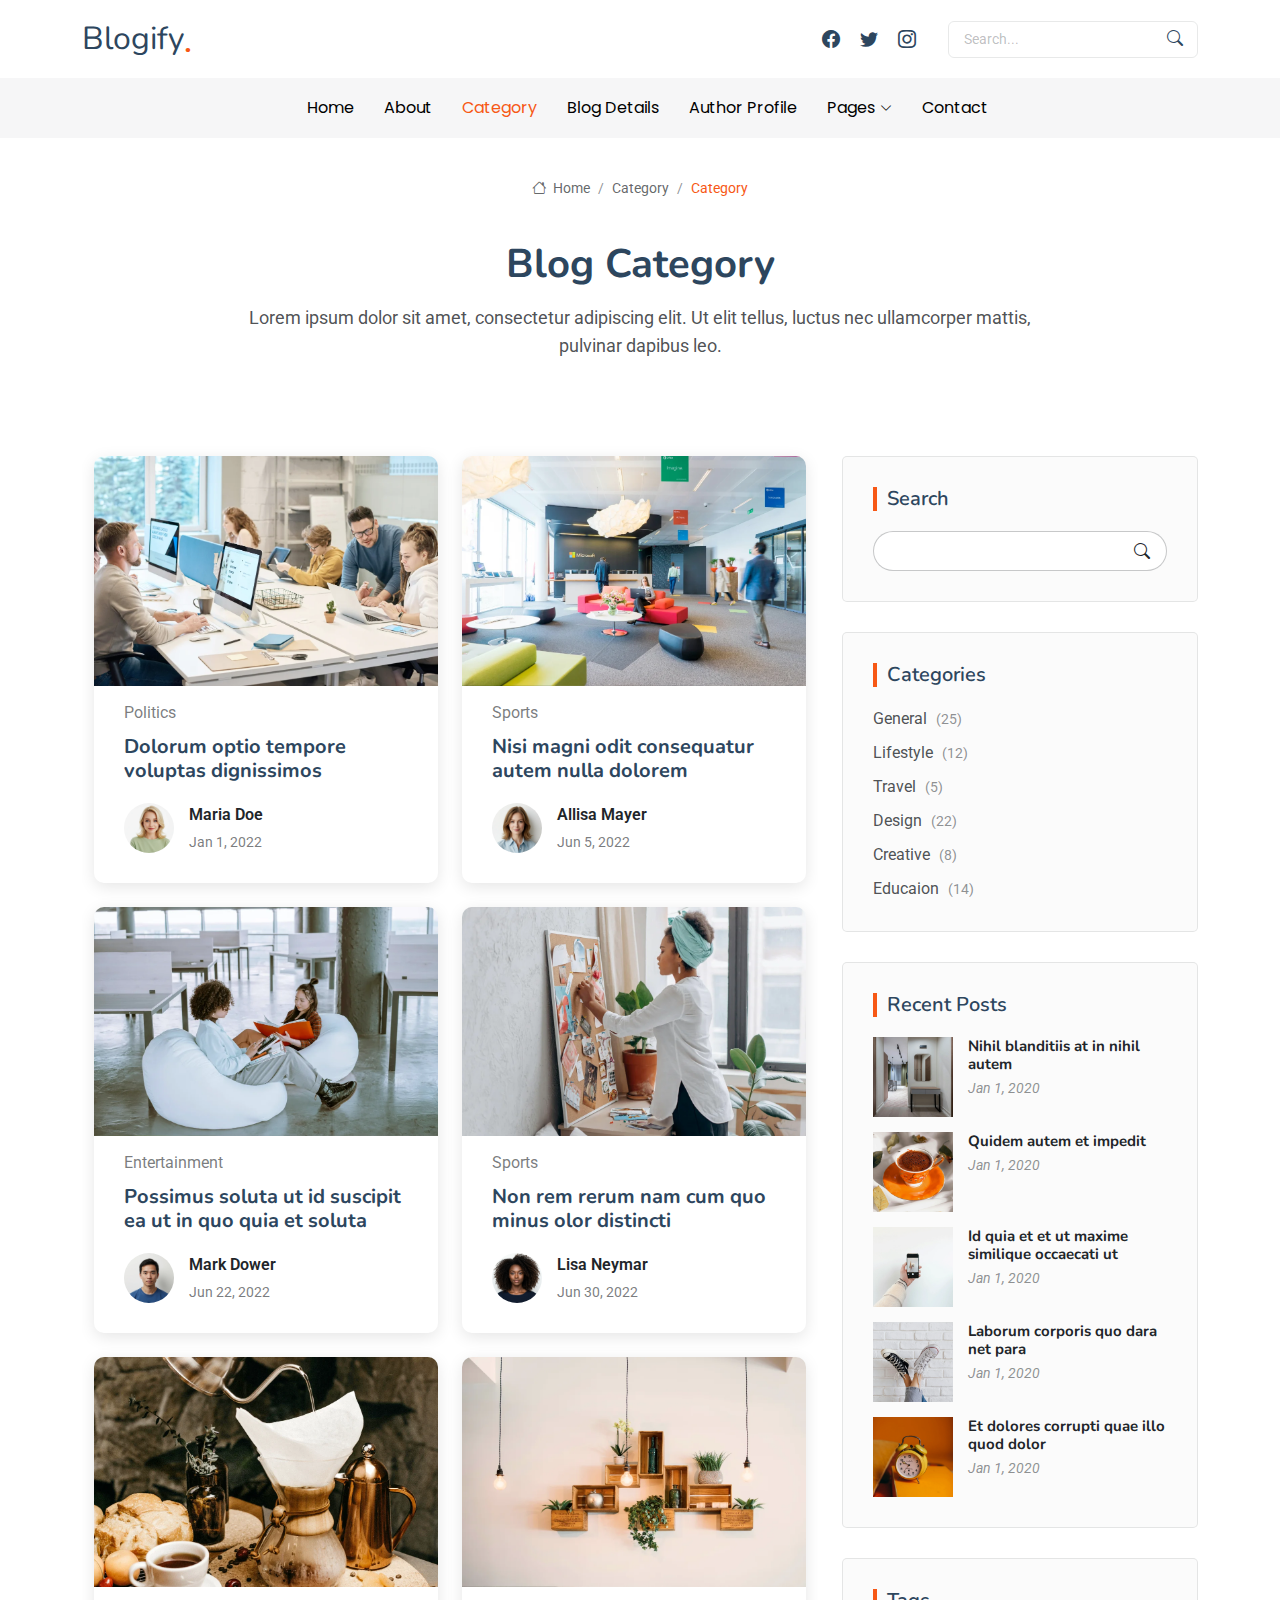
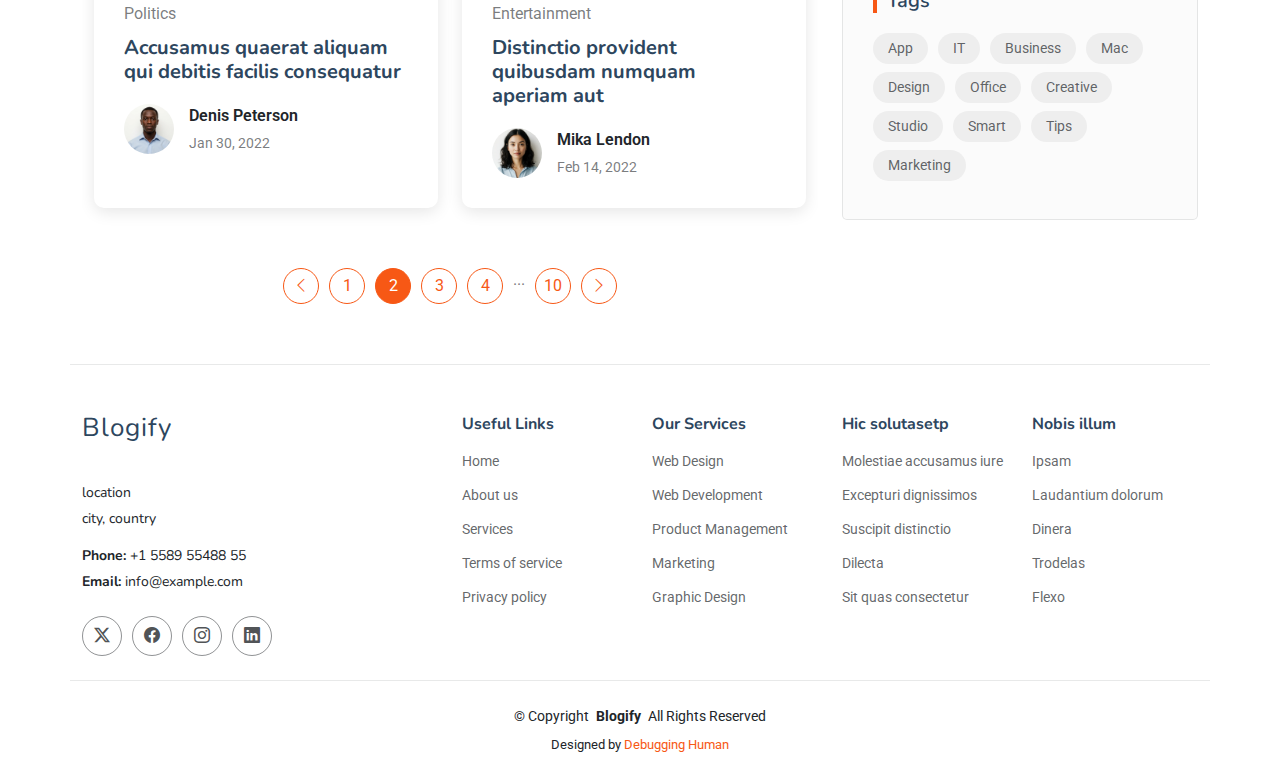
<file: category.html>
<!DOCTYPE html>
<html lang="en">

<head>
  <meta charset="utf-8">
  <meta content="width=device-width, initial-scale=1.0" name="viewport">
  <title>Category - Blogify </title>
  <meta name="description" content="">
  <meta name="keywords" content="">

  <!-- Favicons -->
  <link href="assets/img/favicon.png" rel="icon">
  <link href="assets/img/apple-touch-icon.png" rel="apple-touch-icon">

  <!-- Fonts -->
  <link href="https://fonts.googleapis.com" rel="preconnect">
  <link href="https://fonts.gstatic.com" rel="preconnect" crossorigin>
  <link href="https://fonts.googleapis.com/css2?family=Roboto:ital,wght@0,100;0,300;0,400;0,500;0,700;0,900;1,100;1,300;1,400;1,500;1,700;1,900&family=Poppins:ital,wght@0,100;0,200;0,300;0,400;0,500;0,600;0,700;0,800;0,900;1,100;1,200;1,300;1,400;1,500;1,600;1,700;1,800;1,900&family=Nunito:ital,wght@0,200;0,300;0,400;0,500;0,600;0,700;0,800;0,900;1,200;1,300;1,400;1,500;1,600;1,700;1,800;1,900&display=swap" rel="stylesheet">

  <!-- Vendor CSS Files -->
  <link href="assets/vendor/bootstrap/css/bootstrap.min.css" rel="stylesheet">
  <link href="assets/vendor/bootstrap-icons/bootstrap-icons.css" rel="stylesheet">
  <link href="assets/vendor/aos/aos.css" rel="stylesheet">
  <link href="assets/vendor/swiper/swiper-bundle.min.css" rel="stylesheet">
  <link href="assets/vendor/glightbox/css/glightbox.min.css" rel="stylesheet">

  <!-- Main CSS File -->
  <link href="assets/css/main.css" rel="stylesheet">

</head>

<body class="category-page">

  <header id="header" class="header position-relative">
    <div class="container-fluid container-xl position-relative">

      <div class="top-row d-flex align-items-center justify-content-between">
        <a href="index.html" class="logo d-flex align-items-end">
          <!-- Uncomment the line below if you also wish to use an image logo -->
          <!-- <img src="assets/img/logo.webp" alt=""> -->
          <h1 class="sitename">Blogify</h1><span>.</span>
        </a>

        <div class="d-flex align-items-center">
          <div class="social-links">
            <a href="#" class="facebook"><i class="bi bi-facebook"></i></a>
            <a href="#" class="twitter"><i class="bi bi-twitter"></i></a>
            <a href="#" class="instagram"><i class="bi bi-instagram"></i></a>
          </div>

          <form class="search-form ms-4">
            <input type="text" placeholder="Search..." class="form-control">
            <button type="submit" class="btn"><i class="bi bi-search"></i></button>
          </form>
        </div>
      </div>

    </div>

    <div class="nav-wrap">
      <div class="container d-flex justify-content-center position-relative">
        <nav id="navmenu" class="navmenu">
          <ul>
            <li><a href="index.html">Home</a></li>
            <li><a href="about.html">About</a></li>
            <li><a href="category.html" class="active">Category</a></li>
            <li><a href="blog-details.html">Blog Details</a></li>
            <li><a href="author-profile.html">Author Profile</a></li>
            <li class="dropdown"><a href="#"><span>Pages</span> <i class="bi bi-chevron-down toggle-dropdown"></i></a>
              <ul>
                <li><a href="about.html">About</a></li>
                <li><a href="category.html" class="active">Category</a></li>
                <li><a href="blog-details.html">Blog Details</a></li>
                <li><a href="author-profile.html">Author Profile</a></li>
                <li><a href="search-results.html">Search Results</a></li>
                <li><a href="404.html">404 Not Found Page</a></li>

                <li class="dropdown"><a href="#"><span>Deep Dropdown</span> <i class="bi bi-chevron-down toggle-dropdown"></i></a>
                  <ul>
                    <li><a href="#">Deep Dropdown 1</a></li>
                    <li><a href="#">Deep Dropdown 2</a></li>
                    <li><a href="#">Deep Dropdown 3</a></li>
                    <li><a href="#">Deep Dropdown 4</a></li>
                    <li><a href="#">Deep Dropdown 5</a></li>
                  </ul>
                </li>
              </ul>
            </li>
            <li><a href="contact.html">Contact</a></li>
          </ul>
          <i class="mobile-nav-toggle d-xl-none bi bi-list"></i>
        </nav>
      </div>
    </div>

  </header>

  <main class="main">

    <!-- Page Title -->
    <div class="page-title position-relative">
      <div class="breadcrumbs">
        <nav aria-label="breadcrumb">
          <ol class="breadcrumb">
            <li class="breadcrumb-item"><a href="#"><i class="bi bi-house"></i> Home</a></li>
            <li class="breadcrumb-item"><a href="#">Category</a></li>
            <li class="breadcrumb-item active current">Category</li>
          </ol>
        </nav>
      </div>

      <div class="title-wrapper">
        <h1>Blog Category</h1>
        <p>Lorem ipsum dolor sit amet, consectetur adipiscing elit. Ut elit tellus, luctus nec ullamcorper mattis, pulvinar dapibus leo.</p>
      </div>
    </div><!-- End Page Title -->

    <div class="container">
      <div class="row">

        <div class="col-lg-8">

          <!-- Category Postst Section -->
          <section id="category-postst" class="category-postst section">

            <div class="container" data-aos="fade-up" data-aos-delay="100">
              <div class="row gy-4">

                <div class="col-lg-6">
                  <article>

                    <div class="post-img">
                      <img src="assets/img/blog/blog-post-1.webp" alt="" class="img-fluid">
                    </div>

                    <p class="post-category">Politics</p>

                    <h2 class="title">
                      <a href="blog-details.html">Dolorum optio tempore voluptas dignissimos</a>
                    </h2>

                    <div class="d-flex align-items-center">
                      <img src="assets/img/person/person-f-12.webp" alt="" class="img-fluid post-author-img flex-shrink-0">
                      <div class="post-meta">
                        <p class="post-author">Maria Doe</p>
                        <p class="post-date">
                          <time datetime="2022-01-01">Jan 1, 2022</time>
                        </p>
                      </div>
                    </div>

                  </article>
                </div><!-- End post list item -->

                <div class="col-lg-6">
                  <article>

                    <div class="post-img">
                      <img src="assets/img/blog/blog-post-2.webp" alt="" class="img-fluid">
                    </div>

                    <p class="post-category">Sports</p>

                    <h2 class="title">
                      <a href="blog-details.html">Nisi magni odit consequatur autem nulla dolorem</a>
                    </h2>

                    <div class="d-flex align-items-center">
                      <img src="assets/img/person/person-f-13.webp" alt="" class="img-fluid post-author-img flex-shrink-0">
                      <div class="post-meta">
                        <p class="post-author">Allisa Mayer</p>
                        <p class="post-date">
                          <time datetime="2022-01-01">Jun 5, 2022</time>
                        </p>
                      </div>
                    </div>

                  </article>
                </div><!-- End post list item -->

                <div class="col-lg-6">
                  <article>

                    <div class="post-img">
                      <img src="assets/img/blog/blog-post-3.webp" alt="" class="img-fluid">
                    </div>

                    <p class="post-category">Entertainment</p>

                    <h2 class="title">
                      <a href="blog-details.html">Possimus soluta ut id suscipit ea ut in quo quia et soluta</a>
                    </h2>

                    <div class="d-flex align-items-center">
                      <img src="assets/img/person/person-m-10.webp" alt="" class="img-fluid post-author-img flex-shrink-0">
                      <div class="post-meta">
                        <p class="post-author">Mark Dower</p>
                        <p class="post-date">
                          <time datetime="2022-01-01">Jun 22, 2022</time>
                        </p>
                      </div>
                    </div>

                  </article>
                </div><!-- End post list item -->

                <div class="col-lg-6">
                  <article>

                    <div class="post-img">
                      <img src="assets/img/blog/blog-post-4.webp" alt="" class="img-fluid">
                    </div>

                    <p class="post-category">Sports</p>

                    <h2 class="title">
                      <a href="blog-details.html">Non rem rerum nam cum quo minus olor distincti</a>
                    </h2>

                    <div class="d-flex align-items-center">
                      <img src="assets/img/person/person-f-14.webp" alt="" class="img-fluid post-author-img flex-shrink-0">
                      <div class="post-meta">
                        <p class="post-author">Lisa Neymar</p>
                        <p class="post-date">
                          <time datetime="2022-01-01">Jun 30, 2022</time>
                        </p>
                      </div>
                    </div>

                  </article>
                </div><!-- End post list item -->

                <div class="col-lg-6">
                  <article>

                    <div class="post-img">
                      <img src="assets/img/blog/blog-post-5.webp" alt="" class="img-fluid">
                    </div>

                    <p class="post-category">Politics</p>

                    <h2 class="title">
                      <a href="blog-details.html">Accusamus quaerat aliquam qui debitis facilis consequatur</a>
                    </h2>

                    <div class="d-flex align-items-center">
                      <img src="assets/img/person/person-m-11.webp" alt="" class="img-fluid post-author-img flex-shrink-0">
                      <div class="post-meta">
                        <p class="post-author">Denis Peterson</p>
                        <p class="post-date">
                          <time datetime="2022-01-01">Jan 30, 2022</time>
                        </p>
                      </div>
                    </div>

                  </article>
                </div><!-- End post list item -->

                <div class="col-lg-6">
                  <article>

                    <div class="post-img">
                      <img src="assets/img/blog/blog-post-6.webp" alt="" class="img-fluid">
                    </div>

                    <p class="post-category">Entertainment</p>

                    <h2 class="title">
                      <a href="blog-details.html">Distinctio provident quibusdam numquam aperiam aut</a>
                    </h2>

                    <div class="d-flex align-items-center">
                      <img src="assets/img/person/person-f-15.webp" alt="" class="img-fluid post-author-img flex-shrink-0">
                      <div class="post-meta">
                        <p class="post-author">Mika Lendon</p>
                        <p class="post-date">
                          <time datetime="2022-01-01">Feb 14, 2022</time>
                        </p>
                      </div>
                    </div>

                  </article>
                </div><!-- End post list item -->

              </div>
            </div>

          </section><!-- /Category Postst Section -->

          <!-- Pagination 2 Section -->
          <section id="pagination-2" class="pagination-2 section">

            <div class="container">
              <div class="d-flex justify-content-center">
                <ul>
                  <li><a href="#"><i class="bi bi-chevron-left"></i></a></li>
                  <li><a href="#">1</a></li>
                  <li><a href="#" class="active">2</a></li>
                  <li><a href="#">3</a></li>
                  <li><a href="#">4</a></li>
                  <li>...</li>
                  <li><a href="#">10</a></li>
                  <li><a href="#"><i class="bi bi-chevron-right"></i></a></li>
                </ul>
              </div>
            </div>

          </section><!-- /Pagination 2 Section -->

        </div>

        <div class="col-lg-4 sidebar">

          <div class="widgets-container" data-aos="fade-up" data-aos-delay="200">

            <!-- Search Widget -->
            <div class="search-widget widget-item">

              <h3 class="widget-title">Search</h3>
              <form action="">
                <input type="text">
                <button type="submit" title="Search"><i class="bi bi-search"></i></button>
              </form>

            </div><!--/Search Widget -->

            <!-- Categories Widget -->
            <div class="categories-widget widget-item">

              <h3 class="widget-title">Categories</h3>
              <ul class="mt-3">
                <li><a href="#">General <span>(25)</span></a></li>
                <li><a href="#">Lifestyle <span>(12)</span></a></li>
                <li><a href="#">Travel <span>(5)</span></a></li>
                <li><a href="#">Design <span>(22)</span></a></li>
                <li><a href="#">Creative <span>(8)</span></a></li>
                <li><a href="#">Educaion <span>(14)</span></a></li>
              </ul>

            </div><!--/Categories Widget -->

            <!-- Recent Posts Widget -->
            <div class="recent-posts-widget widget-item">

              <h3 class="widget-title">Recent Posts</h3>

              <div class="post-item">
                <img src="assets/img/blog/blog-post-square-1.webp" alt="" class="flex-shrink-0">
                <div>
                  <h4><a href="blog-details.html">Nihil blanditiis at in nihil autem</a></h4>
                  <time datetime="2020-01-01">Jan 1, 2020</time>
                </div>
              </div><!-- End recent post item-->

              <div class="post-item">
                <img src="assets/img/blog/blog-post-square-2.webp" alt="" class="flex-shrink-0">
                <div>
                  <h4><a href="blog-details.html">Quidem autem et impedit</a></h4>
                  <time datetime="2020-01-01">Jan 1, 2020</time>
                </div>
              </div><!-- End recent post item-->

              <div class="post-item">
                <img src="assets/img/blog/blog-post-square-3.webp" alt="" class="flex-shrink-0">
                <div>
                  <h4><a href="blog-details.html">Id quia et et ut maxime similique occaecati ut</a></h4>
                  <time datetime="2020-01-01">Jan 1, 2020</time>
                </div>
              </div><!-- End recent post item-->

              <div class="post-item">
                <img src="assets/img/blog/blog-post-square-4.webp" alt="" class="flex-shrink-0">
                <div>
                  <h4><a href="blog-details.html">Laborum corporis quo dara net para</a></h4>
                  <time datetime="2020-01-01">Jan 1, 2020</time>
                </div>
              </div><!-- End recent post item-->

              <div class="post-item">
                <img src="assets/img/blog/blog-post-square-5.webp" alt="" class="flex-shrink-0">
                <div>
                  <h4><a href="blog-details.html">Et dolores corrupti quae illo quod dolor</a></h4>
                  <time datetime="2020-01-01">Jan 1, 2020</time>
                </div>
              </div><!-- End recent post item-->

            </div><!--/Recent Posts Widget -->

            <!-- Tags Widget -->
            <div class="tags-widget widget-item">

              <h3 class="widget-title">Tags</h3>
              <ul>
                <li><a href="#">App</a></li>
                <li><a href="#">IT</a></li>
                <li><a href="#">Business</a></li>
                <li><a href="#">Mac</a></li>
                <li><a href="#">Design</a></li>
                <li><a href="#">Office</a></li>
                <li><a href="#">Creative</a></li>
                <li><a href="#">Studio</a></li>
                <li><a href="#">Smart</a></li>
                <li><a href="#">Tips</a></li>
                <li><a href="#">Marketing</a></li>
              </ul>

            </div><!--/Tags Widget -->

          </div>

        </div>

      </div>
    </div>

  </main>

  <footer id="footer" class="footer">

    <div class="container footer-top">
      <div class="row gy-4">
        <div class="col-lg-4 col-md-6 footer-about">
          <a href="index.html" class="logo d-flex align-items-center">
            <span class="sitename">Blogify</span>
          </a>
          <div class="footer-contact pt-3">
            <p>location</p>
            <p>city, country</p>
            <p class="mt-3"><strong>Phone:</strong> <span>+1 5589 55488 55</span></p>
            <p><strong>Email:</strong> <span>info@example.com</span></p>
          </div>
          <div class="social-links d-flex mt-4">
            <a href=""><i class="bi bi-twitter-x"></i></a>
            <a href=""><i class="bi bi-facebook"></i></a>
            <a href=""><i class="bi bi-instagram"></i></a>
            <a href=""><i class="bi bi-linkedin"></i></a>
          </div>
        </div>

        <div class="col-lg-2 col-md-3 footer-links">
          <h4>Useful Links</h4>
          <ul>
            <li><a href="#">Home</a></li>
            <li><a href="#">About us</a></li>
            <li><a href="#">Services</a></li>
            <li><a href="#">Terms of service</a></li>
            <li><a href="#">Privacy policy</a></li>
          </ul>
        </div>

        <div class="col-lg-2 col-md-3 footer-links">
          <h4>Our Services</h4>
          <ul>
            <li><a href="#">Web Design</a></li>
            <li><a href="#">Web Development</a></li>
            <li><a href="#">Product Management</a></li>
            <li><a href="#">Marketing</a></li>
            <li><a href="#">Graphic Design</a></li>
          </ul>
        </div>

        <div class="col-lg-2 col-md-3 footer-links">
          <h4>Hic solutasetp</h4>
          <ul>
            <li><a href="#">Molestiae accusamus iure</a></li>
            <li><a href="#">Excepturi dignissimos</a></li>
            <li><a href="#">Suscipit distinctio</a></li>
            <li><a href="#">Dilecta</a></li>
            <li><a href="#">Sit quas consectetur</a></li>
          </ul>
        </div>

        <div class="col-lg-2 col-md-3 footer-links">
          <h4>Nobis illum</h4>
          <ul>
            <li><a href="#">Ipsam</a></li>
            <li><a href="#">Laudantium dolorum</a></li>
            <li><a href="#">Dinera</a></li>
            <li><a href="#">Trodelas</a></li>
            <li><a href="#">Flexo</a></li>
          </ul>
        </div>

      </div>
    </div>

    <div class="container copyright text-center mt-4">
      <p>© <span>Copyright</span> <strong class="px-1 sitename">Blogify</strong> <span>All Rights Reserved</span></p>
      <div class="credits">
        Designed by <a href="https://debugginghuman.com/">Debugging Human</a>
      </div>
    </div>

  </footer>

  <!-- Scroll Top -->
  <a href="#" id="scroll-top" class="scroll-top d-flex align-items-center justify-content-center"><i class="bi bi-arrow-up-short"></i></a>

  <!-- Preloader -->
  <div id="preloader"></div>

  <!-- Vendor JS Files -->
  <script src="assets/vendor/bootstrap/js/bootstrap.bundle.min.js"></script>
  <script src="assets/vendor/php-email-form/validate.js"></script>
  <script src="assets/vendor/aos/aos.js"></script>
  <script src="assets/vendor/swiper/swiper-bundle.min.js"></script>
  <script src="assets/vendor/purecounter/purecounter_vanilla.js"></script>
  <script src="assets/vendor/glightbox/js/glightbox.min.js"></script>

  <!-- Main JS File -->
  <script src="assets/js/main.js"></script>

</body>

</html>
</file>
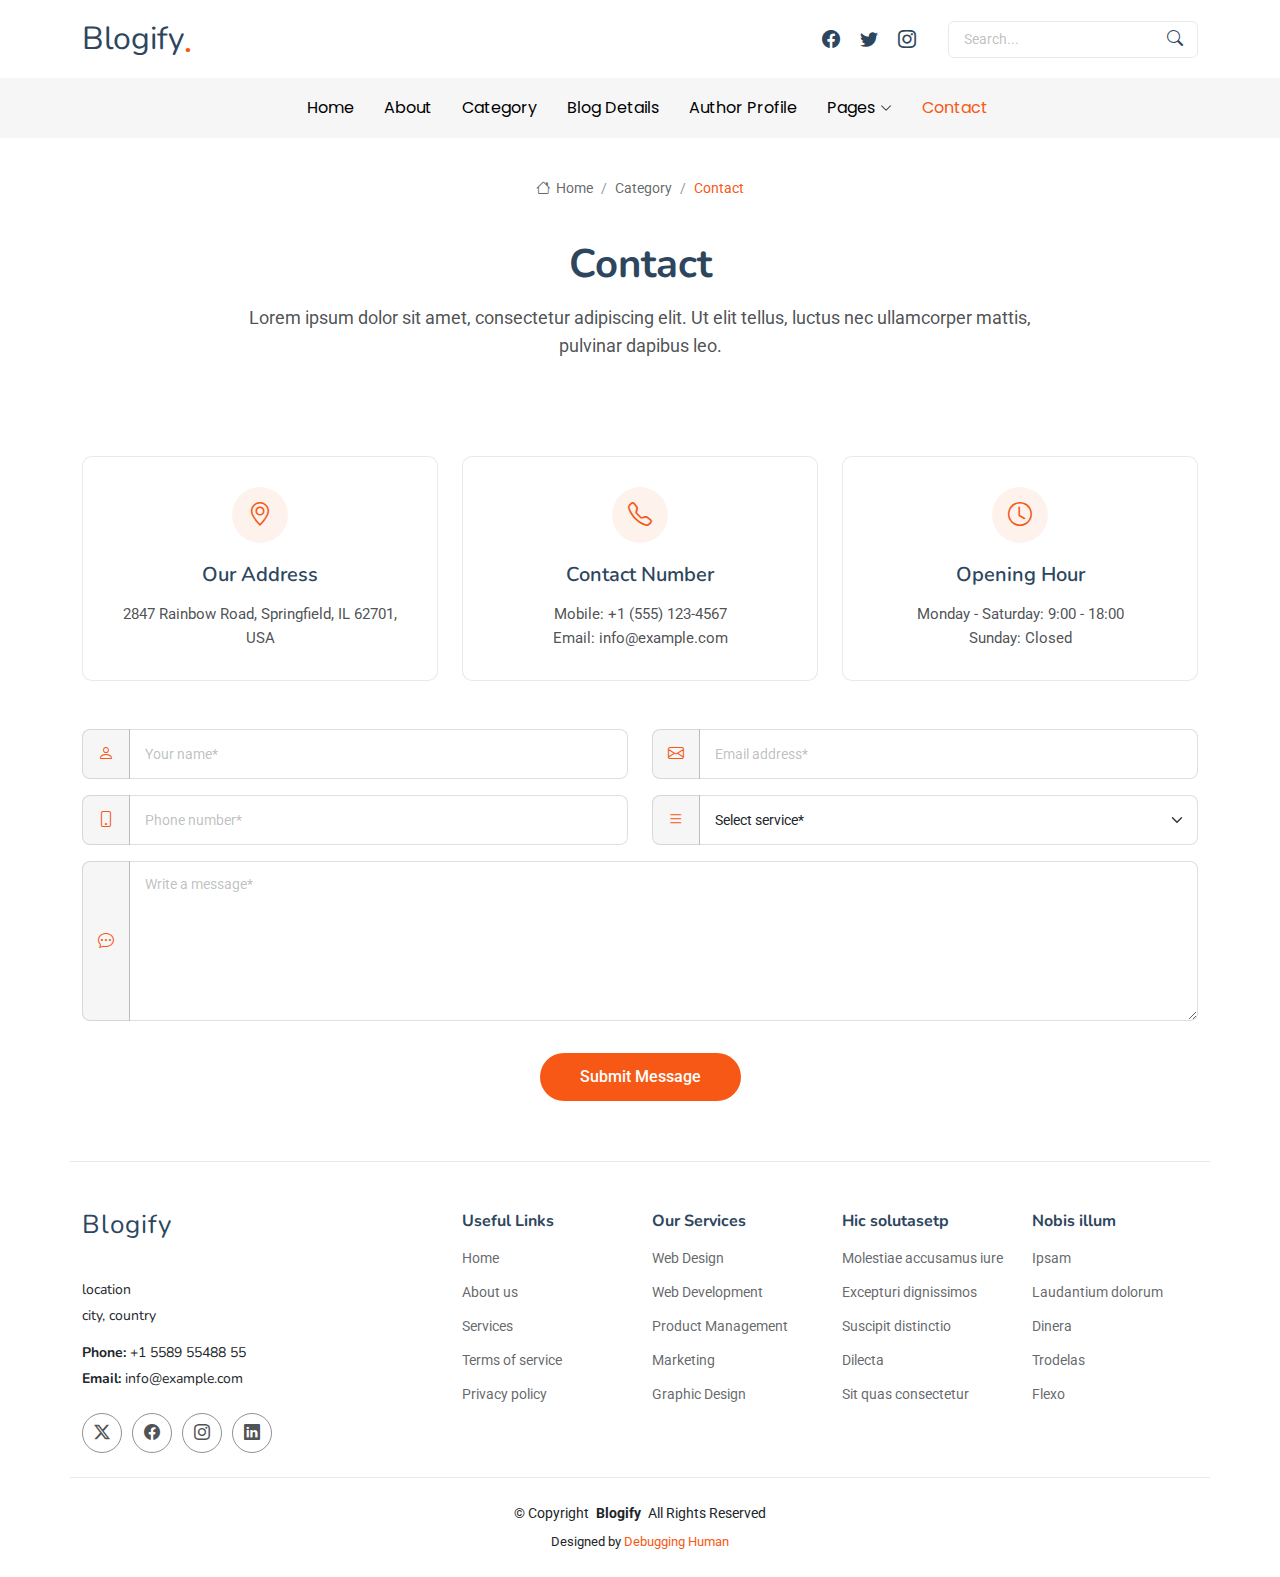
<file: contact.html>
<!DOCTYPE html>
<html lang="en">

<head>
  <meta charset="utf-8">
  <meta content="width=device-width, initial-scale=1.0" name="viewport">
  <title>Contact - Blogify</title>
  <meta name="description" content="">
  <meta name="keywords" content="">

  <!-- Favicons -->
  <link href="assets/img/favicon.png" rel="icon">
  <link href="assets/img/apple-touch-icon.png" rel="apple-touch-icon">

  <!-- Fonts -->
  <link href="https://fonts.googleapis.com" rel="preconnect">
  <link href="https://fonts.gstatic.com" rel="preconnect" crossorigin>
  <link href="https://fonts.googleapis.com/css2?family=Roboto:ital,wght@0,100;0,300;0,400;0,500;0,700;0,900;1,100;1,300;1,400;1,500;1,700;1,900&family=Poppins:ital,wght@0,100;0,200;0,300;0,400;0,500;0,600;0,700;0,800;0,900;1,100;1,200;1,300;1,400;1,500;1,600;1,700;1,800;1,900&family=Nunito:ital,wght@0,200;0,300;0,400;0,500;0,600;0,700;0,800;0,900;1,200;1,300;1,400;1,500;1,600;1,700;1,800;1,900&display=swap" rel="stylesheet">

  <!-- Vendor CSS Files -->
  <link href="assets/vendor/bootstrap/css/bootstrap.min.css" rel="stylesheet">
  <link href="assets/vendor/bootstrap-icons/bootstrap-icons.css" rel="stylesheet">
  <link href="assets/vendor/aos/aos.css" rel="stylesheet">
  <link href="assets/vendor/swiper/swiper-bundle.min.css" rel="stylesheet">
  <link href="assets/vendor/glightbox/css/glightbox.min.css" rel="stylesheet">

  <!-- Main CSS File -->
  <link href="assets/css/main.css" rel="stylesheet">

</head>

<body class="contact-page">

  <header id="header" class="header position-relative">
    <div class="container-fluid container-xl position-relative">

      <div class="top-row d-flex align-items-center justify-content-between">
        <a href="index.html" class="logo d-flex align-items-end">
          <!-- Uncomment the line below if you also wish to use an image logo -->
          <!-- <img src="assets/img/logo.webp" alt=""> -->
          <h1 class="sitename">Blogify</h1><span>.</span>
        </a>

        <div class="d-flex align-items-center">
          <div class="social-links">
            <a href="#" class="facebook"><i class="bi bi-facebook"></i></a>
            <a href="#" class="twitter"><i class="bi bi-twitter"></i></a>
            <a href="#" class="instagram"><i class="bi bi-instagram"></i></a>
          </div>

          <form class="search-form ms-4">
            <input type="text" placeholder="Search..." class="form-control">
            <button type="submit" class="btn"><i class="bi bi-search"></i></button>
          </form>
        </div>
      </div>

    </div>

    <div class="nav-wrap">
      <div class="container d-flex justify-content-center position-relative">
        <nav id="navmenu" class="navmenu">
          <ul>
            <li><a href="index.html">Home</a></li>
            <li><a href="about.html">About</a></li>
            <li><a href="category.html">Category</a></li>
            <li><a href="blog-details.html">Blog Details</a></li>
            <li><a href="author-profile.html">Author Profile</a></li>
            <li class="dropdown"><a href="#"><span>Pages</span> <i class="bi bi-chevron-down toggle-dropdown"></i></a>
              <ul>
                <li><a href="about.html">About</a></li>
                <li><a href="category.html">Category</a></li>
                <li><a href="blog-details.html">Blog Details</a></li>
                <li><a href="author-profile.html">Author Profile</a></li>
                <li><a href="search-results.html">Search Results</a></li>
                <li><a href="404.html">404 Not Found Page</a></li>

                <li class="dropdown"><a href="#"><span>Deep Dropdown</span> <i class="bi bi-chevron-down toggle-dropdown"></i></a>
                  <ul>
                    <li><a href="#">Deep Dropdown 1</a></li>
                    <li><a href="#">Deep Dropdown 2</a></li>
                    <li><a href="#">Deep Dropdown 3</a></li>
                    <li><a href="#">Deep Dropdown 4</a></li>
                    <li><a href="#">Deep Dropdown 5</a></li>
                  </ul>
                </li>
              </ul>
            </li>
            <li><a href="contact.html" class="active">Contact</a></li>
          </ul>
          <i class="mobile-nav-toggle d-xl-none bi bi-list"></i>
        </nav>
      </div>
    </div>

  </header>

  <main class="main">

    <!-- Page Title -->
    <div class="page-title">
      <div class="breadcrumbs">
        <nav aria-label="breadcrumb">
          <ol class="breadcrumb">
            <li class="breadcrumb-item"><a href="#"><i class="bi bi-house"></i> Home</a></li>
            <li class="breadcrumb-item"><a href="#">Category</a></li>
            <li class="breadcrumb-item active current">Contact</li>
          </ol>
        </nav>
      </div>

      <div class="title-wrapper">
        <h1>Contact</h1>
        <p>Lorem ipsum dolor sit amet, consectetur adipiscing elit. Ut elit tellus, luctus nec ullamcorper mattis, pulvinar dapibus leo.</p>
      </div>
    </div><!-- End Page Title -->

    <!-- Contact Section -->
    <section id="contact" class="contact section">

      <div class="container" data-aos="fade-up" data-aos-delay="100">

        <div class="row gy-4 mb-5">
          <div class="col-lg-4" data-aos="fade-up" data-aos-delay="100">
            <div class="info-card">
              <div class="icon-box">
                <i class="bi bi-geo-alt"></i>
              </div>
              <h3>Our Address</h3>
              <p>2847 Rainbow Road, Springfield, IL 62701, USA</p>
            </div>
          </div>

          <div class="col-lg-4" data-aos="fade-up" data-aos-delay="200">
            <div class="info-card">
              <div class="icon-box">
                <i class="bi bi-telephone"></i>
              </div>
              <h3>Contact Number</h3>
              <p>Mobile: +1 (555) 123-4567<br>
                Email: info@example.com</p>
            </div>
          </div>

          <div class="col-lg-4" data-aos="fade-up" data-aos-delay="300">
            <div class="info-card">
              <div class="icon-box">
                <i class="bi bi-clock"></i>
              </div>
              <h3>Opening Hour</h3>
              <p>Monday - Saturday: 9:00 - 18:00<br>
                Sunday: Closed</p>
            </div>
          </div>
        </div>

        <div class="row">
          <div class="col-lg-12">
            <div class="form-wrapper" data-aos="fade-up" data-aos-delay="400">
              <form action="forms/contact.php" method="post" role="form" class="php-email-form">
                <div class="row">
                  <div class="col-md-6 form-group">
                    <div class="input-group">
                      <span class="input-group-text"><i class="bi bi-person"></i></span>
                      <input type="text" name="name" class="form-control" placeholder="Your name*" required="">
                    </div>
                  </div>
                  <div class="col-md-6 form-group">
                    <div class="input-group">
                      <span class="input-group-text"><i class="bi bi-envelope"></i></span>
                      <input type="email" class="form-control" name="email" placeholder="Email address*" required="">
                    </div>
                  </div>
                </div>
                <div class="row mt-3">
                  <div class="col-md-6 form-group">
                    <div class="input-group">
                      <span class="input-group-text"><i class="bi bi-phone"></i></span>
                      <input type="text" class="form-control" name="phone" placeholder="Phone number*" required="">
                    </div>
                  </div>
                  <div class="col-md-6 form-group">
                    <div class="input-group">
                      <span class="input-group-text"><i class="bi bi-list"></i></span>
                      <select name="subject" class="form-control" required="">
                        <option value="">Select service*</option>
                        <option value="Service 1">Consulting</option>
                        <option value="Service 2">Development</option>
                        <option value="Service 3">Marketing</option>
                        <option value="Service 4">Support</option>
                      </select>
                    </div>
                  </div>
                  <div class="form-group mt-3">
                    <div class="input-group">
                      <span class="input-group-text"><i class="bi bi-chat-dots"></i></span>
                      <textarea class="form-control" name="message" rows="6" placeholder="Write a message*" required=""></textarea>
                    </div>
                  </div>
                  <div class="my-3">
                    <div class="loading">Loading</div>
                    <div class="error-message"></div>
                    <div class="sent-message">Your message has been sent. Thank you!</div>
                  </div>
                  <div class="text-center">
                    <button type="submit">Submit Message</button>
                  </div>

                </div>
              </form>
            </div>
          </div>

        </div>

      </div>
    </section><!-- /Contact Section -->

  </main>

  <footer id="footer" class="footer">

    <div class="container footer-top">
      <div class="row gy-4">
        <div class="col-lg-4 col-md-6 footer-about">
          <a href="index.html" class="logo d-flex align-items-center">
            <span class="sitename">Blogify</span>
          </a>
          <div class="footer-contact pt-3">
            <p>location</p>
            <p>city, country</p>
            <p class="mt-3"><strong>Phone:</strong> <span>+1 5589 55488 55</span></p>
            <p><strong>Email:</strong> <span>info@example.com</span></p>
          </div>
          <div class="social-links d-flex mt-4">
            <a href=""><i class="bi bi-twitter-x"></i></a>
            <a href=""><i class="bi bi-facebook"></i></a>
            <a href=""><i class="bi bi-instagram"></i></a>
            <a href=""><i class="bi bi-linkedin"></i></a>
          </div>
        </div>

        <div class="col-lg-2 col-md-3 footer-links">
          <h4>Useful Links</h4>
          <ul>
            <li><a href="#">Home</a></li>
            <li><a href="#">About us</a></li>
            <li><a href="#">Services</a></li>
            <li><a href="#">Terms of service</a></li>
            <li><a href="#">Privacy policy</a></li>
          </ul>
        </div>

        <div class="col-lg-2 col-md-3 footer-links">
          <h4>Our Services</h4>
          <ul>
            <li><a href="#">Web Design</a></li>
            <li><a href="#">Web Development</a></li>
            <li><a href="#">Product Management</a></li>
            <li><a href="#">Marketing</a></li>
            <li><a href="#">Graphic Design</a></li>
          </ul>
        </div>

        <div class="col-lg-2 col-md-3 footer-links">
          <h4>Hic solutasetp</h4>
          <ul>
            <li><a href="#">Molestiae accusamus iure</a></li>
            <li><a href="#">Excepturi dignissimos</a></li>
            <li><a href="#">Suscipit distinctio</a></li>
            <li><a href="#">Dilecta</a></li>
            <li><a href="#">Sit quas consectetur</a></li>
          </ul>
        </div>

        <div class="col-lg-2 col-md-3 footer-links">
          <h4>Nobis illum</h4>
          <ul>
            <li><a href="#">Ipsam</a></li>
            <li><a href="#">Laudantium dolorum</a></li>
            <li><a href="#">Dinera</a></li>
            <li><a href="#">Trodelas</a></li>
            <li><a href="#">Flexo</a></li>
          </ul>
        </div>

      </div>
    </div>

    <div class="container copyright text-center mt-4">
      <p>© <span>Copyright</span> <strong class="px-1 sitename">Blogify</strong> <span>All Rights Reserved</span></p>
      <div class="credits">
        Designed by <a href="https://debugginghuman.com/">Debugging Human</a>
      </div>
    </div>

  </footer>

  <!-- Scroll Top -->
  <a href="#" id="scroll-top" class="scroll-top d-flex align-items-center justify-content-center"><i class="bi bi-arrow-up-short"></i></a>

  <!-- Preloader -->
  <div id="preloader"></div>

  <!-- Vendor JS Files -->
  <script src="assets/vendor/bootstrap/js/bootstrap.bundle.min.js"></script>
  <script src="assets/vendor/php-email-form/validate.js"></script>
  <script src="assets/vendor/aos/aos.js"></script>
  <script src="assets/vendor/swiper/swiper-bundle.min.js"></script>
  <script src="assets/vendor/purecounter/purecounter_vanilla.js"></script>
  <script src="assets/vendor/glightbox/js/glightbox.min.js"></script>

  <!-- Main JS File -->
  <script src="assets/js/main.js"></script>

</body>

</html>
</file>
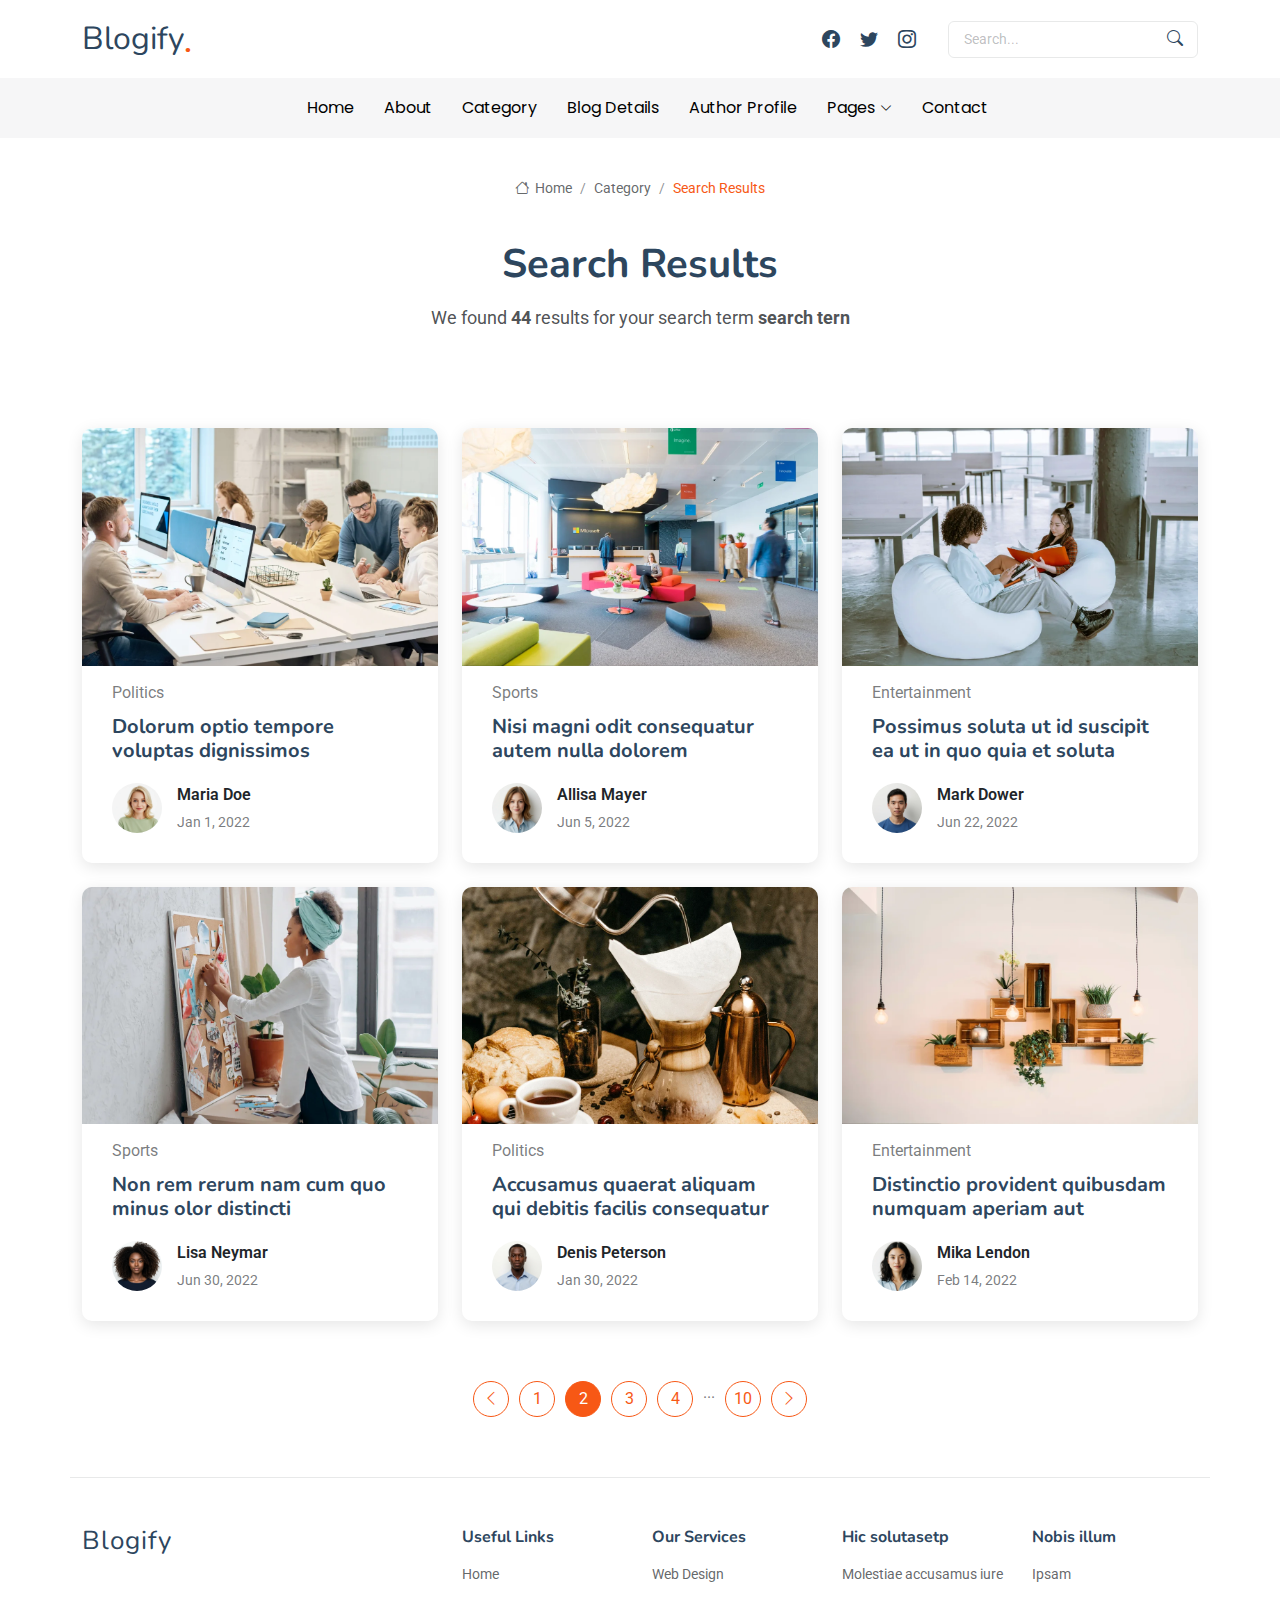
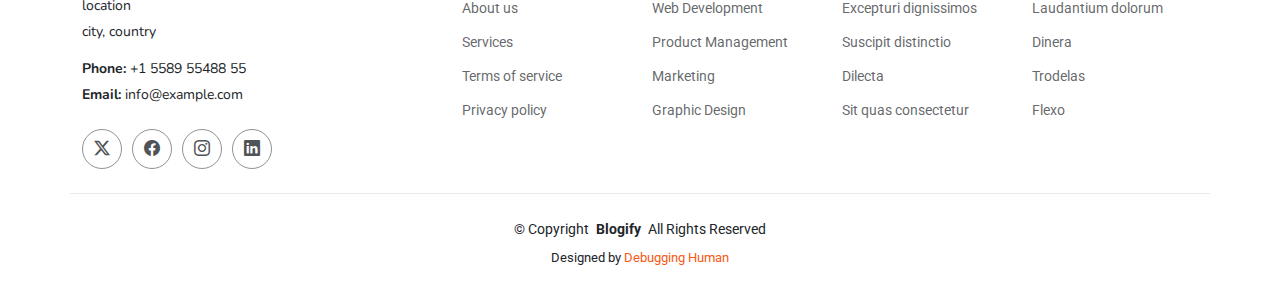
<file: search-results.html>
<!DOCTYPE html>
<html lang="en">

<head>
  <meta charset="utf-8">
  <meta content="width=device-width, initial-scale=1.0" name="viewport">
  <title>Search Results - Blogify</title>
  <meta name="description" content="">
  <meta name="keywords" content="">

  <!-- Favicons -->
  <link href="assets/img/favicon.png" rel="icon">
  <link href="assets/img/apple-touch-icon.png" rel="apple-touch-icon">

  <!-- Fonts -->
  <link href="https://fonts.googleapis.com" rel="preconnect">
  <link href="https://fonts.gstatic.com" rel="preconnect" crossorigin>
  <link href="https://fonts.googleapis.com/css2?family=Roboto:ital,wght@0,100;0,300;0,400;0,500;0,700;0,900;1,100;1,300;1,400;1,500;1,700;1,900&family=Poppins:ital,wght@0,100;0,200;0,300;0,400;0,500;0,600;0,700;0,800;0,900;1,100;1,200;1,300;1,400;1,500;1,600;1,700;1,800;1,900&family=Nunito:ital,wght@0,200;0,300;0,400;0,500;0,600;0,700;0,800;0,900;1,200;1,300;1,400;1,500;1,600;1,700;1,800;1,900&display=swap" rel="stylesheet">

  <!-- Vendor CSS Files -->
  <link href="assets/vendor/bootstrap/css/bootstrap.min.css" rel="stylesheet">
  <link href="assets/vendor/bootstrap-icons/bootstrap-icons.css" rel="stylesheet">
  <link href="assets/vendor/aos/aos.css" rel="stylesheet">
  <link href="assets/vendor/swiper/swiper-bundle.min.css" rel="stylesheet">
  <link href="assets/vendor/glightbox/css/glightbox.min.css" rel="stylesheet">

  <!-- Main CSS File -->
  <link href="assets/css/main.css" rel="stylesheet">

</head>

<body class="search-results-page">

  <header id="header" class="header position-relative">
    <div class="container-fluid container-xl position-relative">

      <div class="top-row d-flex align-items-center justify-content-between">
        <a href="index.html" class="logo d-flex align-items-end">
          <!-- Uncomment the line below if you also wish to use an image logo -->
          <!-- <img src="assets/img/logo.webp" alt=""> -->
          <h1 class="sitename">Blogify</h1><span>.</span>
        </a>

        <div class="d-flex align-items-center">
          <div class="social-links">
            <a href="#" class="facebook"><i class="bi bi-facebook"></i></a>
            <a href="#" class="twitter"><i class="bi bi-twitter"></i></a>
            <a href="#" class="instagram"><i class="bi bi-instagram"></i></a>
          </div>

          <form class="search-form ms-4">
            <input type="text" placeholder="Search..." class="form-control">
            <button type="submit" class="btn"><i class="bi bi-search"></i></button>
          </form>
        </div>
      </div>

    </div>

    <div class="nav-wrap">
      <div class="container d-flex justify-content-center position-relative">
        <nav id="navmenu" class="navmenu">
          <ul>
            <li><a href="index.html">Home</a></li>
            <li><a href="about.html">About</a></li>
            <li><a href="category.html">Category</a></li>
            <li><a href="blog-details.html">Blog Details</a></li>
            <li><a href="author-profile.html">Author Profile</a></li>
            <li class="dropdown"><a href="#"><span>Pages</span> <i class="bi bi-chevron-down toggle-dropdown"></i></a>
              <ul>
                <li><a href="about.html">About</a></li>
                <li><a href="category.html">Category</a></li>
                <li><a href="blog-details.html">Blog Details</a></li>
                <li><a href="author-profile.html">Author Profile</a></li>
                <li><a href="search-results.html" class="active">Search Results</a></li>
                <li><a href="404.html">404 Not Found Page</a></li>

                <li class="dropdown"><a href="#"><span>Deep Dropdown</span> <i class="bi bi-chevron-down toggle-dropdown"></i></a>
                  <ul>
                    <li><a href="#">Deep Dropdown 1</a></li>
                    <li><a href="#">Deep Dropdown 2</a></li>
                    <li><a href="#">Deep Dropdown 3</a></li>
                    <li><a href="#">Deep Dropdown 4</a></li>
                    <li><a href="#">Deep Dropdown 5</a></li>
                  </ul>
                </li>
              </ul>
            </li>
            <li><a href="contact.html">Contact</a></li>
          </ul>
          <i class="mobile-nav-toggle d-xl-none bi bi-list"></i>
        </nav>
      </div>
    </div>

  </header>

  <main class="main">

    <!-- Page Title -->
    <div class="page-title">
      <div class="breadcrumbs">
        <nav aria-label="breadcrumb">
          <ol class="breadcrumb">
            <li class="breadcrumb-item"><a href="#"><i class="bi bi-house"></i> Home</a></li>
            <li class="breadcrumb-item"><a href="#">Category</a></li>
            <li class="breadcrumb-item active current">Search Results</li>
          </ol>
        </nav>
      </div>

      <div class="title-wrapper">
        <h1>Search Results</h1>
        <p>We found <strong>44</strong> results for your search term <strong>search tern</strong></p>
      </div>
    </div><!-- End Page Title -->

    <!-- Search Results Posts Section -->
    <section id="search-results-posts" class="search-results-posts section">

      <div class="container" data-aos="fade-up" data-aos-delay="100">
        <div class="row gy-4">

          <div class="col-lg-4">
            <article>

              <div class="post-img">
                <img src="assets/img/blog/blog-post-1.webp" alt="" class="img-fluid">
              </div>

              <p class="post-category">Politics</p>

              <h2 class="title">
                <a href="blog-details.html">Dolorum optio tempore voluptas dignissimos</a>
              </h2>

              <div class="d-flex align-items-center">
                <img src="assets/img/person/person-f-12.webp" alt="" class="img-fluid post-author-img flex-shrink-0">
                <div class="post-meta">
                  <p class="post-author">Maria Doe</p>
                  <p class="post-date">
                    <time datetime="2022-01-01">Jan 1, 2022</time>
                  </p>
                </div>
              </div>

            </article>
          </div><!-- End post list item -->

          <div class="col-lg-4">
            <article>

              <div class="post-img">
                <img src="assets/img/blog/blog-post-2.webp" alt="" class="img-fluid">
              </div>

              <p class="post-category">Sports</p>

              <h2 class="title">
                <a href="blog-details.html">Nisi magni odit consequatur autem nulla dolorem</a>
              </h2>

              <div class="d-flex align-items-center">
                <img src="assets/img/person/person-f-13.webp" alt="" class="img-fluid post-author-img flex-shrink-0">
                <div class="post-meta">
                  <p class="post-author">Allisa Mayer</p>
                  <p class="post-date">
                    <time datetime="2022-01-01">Jun 5, 2022</time>
                  </p>
                </div>
              </div>

            </article>
          </div><!-- End post list item -->

          <div class="col-lg-4">
            <article>

              <div class="post-img">
                <img src="assets/img/blog/blog-post-3.webp" alt="" class="img-fluid">
              </div>

              <p class="post-category">Entertainment</p>

              <h2 class="title">
                <a href="blog-details.html">Possimus soluta ut id suscipit ea ut in quo quia et soluta</a>
              </h2>

              <div class="d-flex align-items-center">
                <img src="assets/img/person/person-m-10.webp" alt="" class="img-fluid post-author-img flex-shrink-0">
                <div class="post-meta">
                  <p class="post-author">Mark Dower</p>
                  <p class="post-date">
                    <time datetime="2022-01-01">Jun 22, 2022</time>
                  </p>
                </div>
              </div>

            </article>
          </div><!-- End post list item -->

          <div class="col-lg-4">
            <article>

              <div class="post-img">
                <img src="assets/img/blog/blog-post-4.webp" alt="" class="img-fluid">
              </div>

              <p class="post-category">Sports</p>

              <h2 class="title">
                <a href="blog-details.html">Non rem rerum nam cum quo minus olor distincti</a>
              </h2>

              <div class="d-flex align-items-center">
                <img src="assets/img/person/person-f-14.webp" alt="" class="img-fluid post-author-img flex-shrink-0">
                <div class="post-meta">
                  <p class="post-author">Lisa Neymar</p>
                  <p class="post-date">
                    <time datetime="2022-01-01">Jun 30, 2022</time>
                  </p>
                </div>
              </div>

            </article>
          </div><!-- End post list item -->

          <div class="col-lg-4">
            <article>

              <div class="post-img">
                <img src="assets/img/blog/blog-post-5.webp" alt="" class="img-fluid">
              </div>

              <p class="post-category">Politics</p>

              <h2 class="title">
                <a href="blog-details.html">Accusamus quaerat aliquam qui debitis facilis consequatur</a>
              </h2>

              <div class="d-flex align-items-center">
                <img src="assets/img/person/person-m-11.webp" alt="" class="img-fluid post-author-img flex-shrink-0">
                <div class="post-meta">
                  <p class="post-author">Denis Peterson</p>
                  <p class="post-date">
                    <time datetime="2022-01-01">Jan 30, 2022</time>
                  </p>
                </div>
              </div>

            </article>
          </div><!-- End post list item -->

          <div class="col-lg-4">
            <article>

              <div class="post-img">
                <img src="assets/img/blog/blog-post-6.webp" alt="" class="img-fluid">
              </div>

              <p class="post-category">Entertainment</p>

              <h2 class="title">
                <a href="blog-details.html">Distinctio provident quibusdam numquam aperiam aut</a>
              </h2>

              <div class="d-flex align-items-center">
                <img src="assets/img/person/person-f-15.webp" alt="" class="img-fluid post-author-img flex-shrink-0">
                <div class="post-meta">
                  <p class="post-author">Mika Lendon</p>
                  <p class="post-date">
                    <time datetime="2022-01-01">Feb 14, 2022</time>
                  </p>
                </div>
              </div>

            </article>
          </div><!-- End post list item -->

        </div>
      </div>

    </section><!-- /Search Results Posts Section -->

    <!-- Pagination 3 Section -->
    <section id="pagination-3" class="pagination-3 section">

      <div class="container">
        <div class="d-flex justify-content-center">
          <ul>
            <li><a href="#"><i class="bi bi-chevron-left"></i></a></li>
            <li><a href="#">1</a></li>
            <li><a href="#" class="active">2</a></li>
            <li><a href="#">3</a></li>
            <li><a href="#">4</a></li>
            <li>...</li>
            <li><a href="#">10</a></li>
            <li><a href="#"><i class="bi bi-chevron-right"></i></a></li>
          </ul>
        </div>
      </div>

    </section><!-- /Pagination 3 Section -->

  </main>

  <footer id="footer" class="footer">

    <div class="container footer-top">
      <div class="row gy-4">
        <div class="col-lg-4 col-md-6 footer-about">
          <a href="index.html" class="logo d-flex align-items-center">
            <span class="sitename">Blogify</span>
          </a>
          <div class="footer-contact pt-3">
            <p>location</p>
            <p>city, country</p>
            <p class="mt-3"><strong>Phone:</strong> <span>+1 5589 55488 55</span></p>
            <p><strong>Email:</strong> <span>info@example.com</span></p>
          </div>
          <div class="social-links d-flex mt-4">
            <a href=""><i class="bi bi-twitter-x"></i></a>
            <a href=""><i class="bi bi-facebook"></i></a>
            <a href=""><i class="bi bi-instagram"></i></a>
            <a href=""><i class="bi bi-linkedin"></i></a>
          </div>
        </div>

        <div class="col-lg-2 col-md-3 footer-links">
          <h4>Useful Links</h4>
          <ul>
            <li><a href="#">Home</a></li>
            <li><a href="#">About us</a></li>
            <li><a href="#">Services</a></li>
            <li><a href="#">Terms of service</a></li>
            <li><a href="#">Privacy policy</a></li>
          </ul>
        </div>

        <div class="col-lg-2 col-md-3 footer-links">
          <h4>Our Services</h4>
          <ul>
            <li><a href="#">Web Design</a></li>
            <li><a href="#">Web Development</a></li>
            <li><a href="#">Product Management</a></li>
            <li><a href="#">Marketing</a></li>
            <li><a href="#">Graphic Design</a></li>
          </ul>
        </div>

        <div class="col-lg-2 col-md-3 footer-links">
          <h4>Hic solutasetp</h4>
          <ul>
            <li><a href="#">Molestiae accusamus iure</a></li>
            <li><a href="#">Excepturi dignissimos</a></li>
            <li><a href="#">Suscipit distinctio</a></li>
            <li><a href="#">Dilecta</a></li>
            <li><a href="#">Sit quas consectetur</a></li>
          </ul>
        </div>

        <div class="col-lg-2 col-md-3 footer-links">
          <h4>Nobis illum</h4>
          <ul>
            <li><a href="#">Ipsam</a></li>
            <li><a href="#">Laudantium dolorum</a></li>
            <li><a href="#">Dinera</a></li>
            <li><a href="#">Trodelas</a></li>
            <li><a href="#">Flexo</a></li>
          </ul>
        </div>

      </div>
    </div>

    <div class="container copyright text-center mt-4">
      <p>© <span>Copyright</span> <strong class="px-1 sitename">Blogify</strong> <span>All Rights Reserved</span></p>
      <div class="credits">
        Designed by <a href="https://debugginghuman.com/">Debugging Human</a>
      </div>
    </div>

  </footer>

  <!-- Scroll Top -->
  <a href="#" id="scroll-top" class="scroll-top d-flex align-items-center justify-content-center"><i class="bi bi-arrow-up-short"></i></a>

  <!-- Preloader -->
  <div id="preloader"></div>

  <!-- Vendor JS Files -->
  <script src="assets/vendor/bootstrap/js/bootstrap.bundle.min.js"></script>
  <script src="assets/vendor/php-email-form/validate.js"></script>
  <script src="assets/vendor/aos/aos.js"></script>
  <script src="assets/vendor/swiper/swiper-bundle.min.js"></script>
  <script src="assets/vendor/purecounter/purecounter_vanilla.js"></script>
  <script src="assets/vendor/glightbox/js/glightbox.min.js"></script>

  <!-- Main JS File -->
  <script src="assets/js/main.js"></script>

</body>

</html>
</file>
<file: assets/css/main.css>
@charset "UTF-8";

/* Fonts */
:root {
  --default-font: "Roboto",  system-ui, -apple-system, "Segoe UI", Roboto, "Helvetica Neue", Arial, "Noto Sans", "Liberation Sans", sans-serif, "Apple Color Emoji", "Segoe UI Emoji", "Segoe UI Symbol", "Noto Color Emoji";
  --heading-font: "Nunito",  sans-serif;
  --nav-font: "Poppins",  sans-serif;
}

/* Global Colors - The following color variables are used throughout the website. Updating them here will change the color scheme of the entire website */
:root { 
  --background-color: #ffffff; /* Background color for the entire website, including individual sections */
  --default-color: #212529; /* Default color used for the majority of the text content across the entire website */
  --heading-color: #2d465e; /* Color for headings, subheadings and title throughout the website */
  --accent-color: #f75815; /* Accent color that represents your brand on the website. It's used for buttons, links, and other elements that need to stand out */
  --surface-color: #ffffff; /* The surface color is used as a background of boxed elements within sections, such as cards, icon boxes, or other elements that require a visual separation from the global background. */
  --contrast-color: #ffffff; /* Contrast color for text, ensuring readability against backgrounds of accent, heading, or default colors. */
}

/* Nav Menu Colors - The following color variables are used specifically for the navigation menu. They are separate from the global colors to allow for more customization options */
:root {
  --nav-color: #000000;  /* The default color of the main navmenu links */
  --nav-hover-color: #f75815; /* Applied to main navmenu links when they are hovered over or active */
  --nav-mobile-background-color: #ffffff; /* Used as the background color for mobile navigation menu */
  --nav-dropdown-background-color: #ffffff; /* Used as the background color for dropdown items that appear when hovering over primary navigation items */
  --nav-dropdown-color: #212529; /* Used for navigation links of the dropdown items in the navigation menu. */
  --nav-dropdown-hover-color: #f75815; /* Similar to --nav-hover-color, this color is applied to dropdown navigation links when they are hovered over. */
}

/* Color Presets - These classes override global colors when applied to any section or element, providing reuse of the sam color scheme. */

.light-background {
  --background-color: #f9f9f9;
  --surface-color: #ffffff;
}

.dark-background {
  --background-color: #060606;
  --default-color: #ffffff;
  --heading-color: #ffffff;
  --surface-color: #252525;
  --contrast-color: #ffffff;
}

/* Smooth scroll */
:root {
  scroll-behavior: smooth;
}

/*--------------------------------------------------------------
# General Styling & Shared Classes
--------------------------------------------------------------*/
body {
  color: var(--default-color);
  background-color: var(--background-color);
  font-family: var(--default-font);
}

a {
  color: var(--accent-color);
  text-decoration: none;
  transition: 0.3s;
}

a:hover {
  color: color-mix(in srgb, var(--accent-color), transparent 25%);
  text-decoration: none;
}

h1,
h2,
h3,
h4,
h5,
h6 {
  color: var(--heading-color);
  font-family: var(--heading-font);
}

/* PHP Email Form Messages
------------------------------*/
.php-email-form .error-message {
  display: none;
  background: #df1529;
  color: #ffffff;
  text-align: left;
  padding: 15px;
  margin-bottom: 24px;
  font-weight: 600;
}

.php-email-form .sent-message {
  display: none;
  color: #ffffff;
  background: #059652;
  text-align: center;
  padding: 15px;
  margin-bottom: 24px;
  font-weight: 600;
}

.php-email-form .loading {
  display: none;
  background: var(--surface-color);
  text-align: center;
  padding: 15px;
  margin-bottom: 24px;
}

.php-email-form .loading:before {
  content: "";
  display: inline-block;
  border-radius: 50%;
  width: 24px;
  height: 24px;
  margin: 0 10px -6px 0;
  border: 3px solid var(--accent-color);
  border-top-color: var(--surface-color);
  animation: php-email-form-loading 1s linear infinite;
}

@keyframes php-email-form-loading {
  0% {
    transform: rotate(0deg);
  }

  100% {
    transform: rotate(360deg);
  }
}

/* Pulsating Play Button
------------------------------*/
.pulsating-play-btn {
  width: 94px;
  height: 94px;
  background: radial-gradient(var(--accent-color) 50%, color-mix(in srgb, var(--accent-color), transparent 75%) 52%);
  border-radius: 50%;
  display: block;
  position: relative;
  overflow: hidden;
}

.pulsating-play-btn:before {
  content: "";
  position: absolute;
  width: 120px;
  height: 120px;
  animation-delay: 0s;
  animation: pulsate-play-btn 2s;
  animation-direction: forwards;
  animation-iteration-count: infinite;
  animation-timing-function: steps;
  opacity: 1;
  border-radius: 50%;
  border: 5px solid color-mix(in srgb, var(--accent-color), transparent 30%);
  top: -15%;
  left: -15%;
  background: rgba(198, 16, 0, 0);
}

.pulsating-play-btn:after {
  content: "";
  position: absolute;
  left: 50%;
  top: 50%;
  transform: translateX(-40%) translateY(-50%);
  width: 0;
  height: 0;
  border-top: 10px solid transparent;
  border-bottom: 10px solid transparent;
  border-left: 15px solid #fff;
  z-index: 100;
  transition: all 400ms cubic-bezier(0.55, 0.055, 0.675, 0.19);
}

.pulsating-play-btn:hover:before {
  content: "";
  position: absolute;
  left: 50%;
  top: 50%;
  transform: translateX(-40%) translateY(-50%);
  width: 0;
  height: 0;
  border: none;
  border-top: 10px solid transparent;
  border-bottom: 10px solid transparent;
  border-left: 15px solid #fff;
  z-index: 200;
  animation: none;
  border-radius: 0;
}

.pulsating-play-btn:hover:after {
  border-left: 15px solid var(--accent-color);
  transform: scale(20);
}

@keyframes pulsate-play-btn {
  0% {
    transform: scale(0.6, 0.6);
    opacity: 1;
  }

  100% {
    transform: scale(1, 1);
    opacity: 0;
  }
}

/*--------------------------------------------------------------
# Global Header
--------------------------------------------------------------*/
.header {
  transition: all 0.5s;
  z-index: 997;
  padding: 20px 0;
}

.header .top-row {
  padding-bottom: 10px;
}

.header .top-row .logo {
  text-decoration: none;
}

.header .top-row .logo img {
  max-height: 40px;
  margin-right: 10px;
}

.header .top-row .logo .sitename {
  font-size: 32px;
  font-weight: 400;
  color: var(--heading-color);
  font-family: var(--heading-font);
  margin: 0;
}

.header .top-row .logo span {
  color: var(--accent-color);
  font-size: 28px;
  font-weight: 700;
  line-height: 1.1;
}

.header .social-links a {
  color: var(--heading-color);
  padding: 0 8px;
  display: inline-block;
  font-size: 18px;
  transition: 0.3s;
}

.header .social-links a:hover {
  color: var(--accent-color);
}

@media (max-width: 1200px) {
  .header .social-links {
    padding-right: 40px;
  }
}

.header .search-form {
  position: relative;
  width: 250px;
  display: flex;
  align-items: center;
  padding: 0;
  margin: 0;
}

.header .search-form .form-control {
  border: 1px solid color-mix(in srgb, var(--default-color), transparent 90%);
  padding: 7px 40px 7px 15px;
  background: transparent;
  transition: 0.3s;
  color: var(--default-color);
  font-size: 14px;
}

.header .search-form .form-control::placeholder {
  color: color-mix(in srgb, var(--default-color), transparent 70%);
}

.header .search-form .form-control:focus {
  border-color: var(--accent-color);
  box-shadow: none;
}

.header .search-form button {
  position: absolute;
  right: 0;
  top: 0;
  bottom: 0;
  border: 0;
  background: none;
  font-size: 16px;
  padding: 0 15px;
  margin: 0;
  color: var(--heading-color);
  transition: 0.3s;
}

.header .search-form button:hover {
  color: var(--accent-color);
}

@media (max-width: 1200px) {
  .header .search-form {
    display: none;
  }
}

.header .nav-wrap {
  background-color: color-mix(in srgb, var(--default-color), transparent 96%);
  margin-top: 10px;
  display: flex;
  justify-content: center;
}

.header .mobile-nav-toggle {
  position: fixed;
  top: 20px;
  right: 5px;
}

/*--------------------------------------------------------------
# Navigation Menu
--------------------------------------------------------------*/
/* Navmenu - Desktop */
@media (min-width: 1200px) {
  .navmenu {
    padding: 0;
  }

  .navmenu ul {
    margin: 0;
    padding: 0;
    display: flex;
    list-style: none;
    align-items: center;
  }

  .navmenu li {
    position: relative;
  }

  .navmenu a,
  .navmenu a:focus {
    color: var(--nav-color);
    padding: 18px 15px;
    font-size: 16px;
    font-family: var(--nav-font);
    font-weight: 400;
    display: flex;
    align-items: center;
    justify-content: space-between;
    white-space: nowrap;
    transition: 0.3s;
  }

  .navmenu a i,
  .navmenu a:focus i {
    font-size: 12px;
    line-height: 0;
    margin-left: 5px;
    transition: 0.3s;
  }

  .navmenu li:last-child a {
    padding-right: 0;
  }

  .navmenu li:hover>a,
  .navmenu .active,
  .navmenu .active:focus {
    color: var(--nav-hover-color);
  }

  .navmenu .dropdown ul {
    margin: 0;
    padding: 10px 0;
    background: var(--nav-dropdown-background-color);
    display: block;
    position: absolute;
    visibility: hidden;
    left: 14px;
    top: 130%;
    opacity: 0;
    transition: 0.3s;
    border-radius: 4px;
    z-index: 99;
    box-shadow: 0px 0px 30px rgba(0, 0, 0, 0.1);
  }

  .navmenu .dropdown ul li {
    min-width: 200px;
  }

  .navmenu .dropdown ul a {
    padding: 10px 20px;
    font-size: 15px;
    text-transform: none;
    color: var(--nav-dropdown-color);
  }

  .navmenu .dropdown ul a i {
    font-size: 12px;
  }

  .navmenu .dropdown ul a:hover,
  .navmenu .dropdown ul .active:hover,
  .navmenu .dropdown ul li:hover>a {
    color: var(--nav-dropdown-hover-color);
  }

  .navmenu .dropdown:hover>ul {
    opacity: 1;
    top: 100%;
    visibility: visible;
  }

  .navmenu .dropdown .dropdown ul {
    top: 0;
    left: -90%;
    visibility: hidden;
  }

  .navmenu .dropdown .dropdown:hover>ul {
    opacity: 1;
    top: 0;
    left: -100%;
    visibility: visible;
  }
}

/* Navmenu - Mobile */
@media (max-width: 1199px) {
  .mobile-nav-toggle {
    background-color: color-mix(in srgb, var(--default-color) 10%, white 15%);
    color: var(--nav-color);
    font-size: 24px;
    line-height: 0;
    margin-right: 10px;
    cursor: pointer;
    padding: 5px;
    border-radius: 4px;
    transition: color 0.2s;
  }

  .mobile-nav-toggle:hover {
    background-color: var(--accent-color);
    color: var(--contrast-color);
  }

  .navmenu {
    padding: 0;
    z-index: 9997;
  }

  .navmenu ul {
    display: none;
    list-style: none;
    position: absolute;
    inset: 60px 20px 20px 20px;
    padding: 10px 0;
    margin: 0;
    border-radius: 6px;
    background-color: var(--nav-mobile-background-color);
    overflow-y: auto;
    transition: 0.3s;
    z-index: 9998;
    box-shadow: 0px 0px 30px rgba(0, 0, 0, 0.1);
  }

  .navmenu a,
  .navmenu a:focus {
    color: var(--nav-dropdown-color);
    padding: 10px 20px;
    font-family: var(--nav-font);
    font-size: 17px;
    font-weight: 500;
    display: flex;
    align-items: center;
    justify-content: space-between;
    white-space: nowrap;
    transition: 0.3s;
  }

  .navmenu a i,
  .navmenu a:focus i {
    font-size: 12px;
    line-height: 0;
    margin-left: 5px;
    width: 30px;
    height: 30px;
    display: flex;
    align-items: center;
    justify-content: center;
    border-radius: 50%;
    transition: 0.3s;
    background-color: color-mix(in srgb, var(--accent-color), transparent 90%);
  }

  .navmenu a i:hover,
  .navmenu a:focus i:hover {
    background-color: var(--accent-color);
    color: var(--contrast-color);
  }

  .navmenu a:hover,
  .navmenu .active,
  .navmenu .active:focus {
    color: var(--nav-dropdown-hover-color);
  }

  .navmenu .active i,
  .navmenu .active:focus i {
    background-color: var(--accent-color);
    color: var(--contrast-color);
    transform: rotate(180deg);
  }

  .navmenu .dropdown ul {
    position: static;
    display: none;
    z-index: 99;
    padding: 10px 0;
    margin: 10px 20px;
    background-color: var(--nav-dropdown-background-color);
    border: 1px solid color-mix(in srgb, var(--default-color), transparent 90%);
    box-shadow: none;
    transition: all 0.5s ease-in-out;
  }

  .navmenu .dropdown ul ul {
    background-color: rgba(33, 37, 41, 0.1);
  }

  .navmenu .dropdown>.dropdown-active {
    display: block;
    background-color: rgba(33, 37, 41, 0.03);
  }

  .mobile-nav-active {
    overflow: hidden;
  }

  .mobile-nav-active .mobile-nav-toggle {
    color: #fff;
    position: absolute;
    font-size: 32px;
    top: 15px;
    right: 15px;
    margin-right: 0;
    z-index: 9999;
  }

  .mobile-nav-active .navmenu {
    position: fixed;
    overflow: hidden;
    inset: 0;
    background: rgba(33, 37, 41, 0.8);
    transition: 0.3s;
  }

  .mobile-nav-active .navmenu>ul {
    display: block;
  }
}

/*--------------------------------------------------------------
# Global Footer
--------------------------------------------------------------*/
.footer {
  color: var(--default-color);
  background-color: var(--background-color);
  font-size: 14px;
  position: relative;
}

.footer .footer-top {
  padding-top: 50px;
  border-top: 1px solid color-mix(in srgb, var(--default-color), transparent 90%);
}

.footer .footer-about .logo {
  line-height: 1;
  margin-bottom: 25px;
}

.footer .footer-about .logo img {
  max-height: 40px;
  margin-right: 6px;
}

.footer .footer-about .logo span {
  color: var(--heading-color);
  font-family: var(--heading-font);
  font-size: 26px;
  font-weight: 400;
  letter-spacing: 1px;
}

.footer .footer-about p {
  font-size: 14px;
  font-family: var(--heading-font);
}

.footer .social-links a {
  display: flex;
  align-items: center;
  justify-content: center;
  width: 40px;
  height: 40px;
  border-radius: 50%;
  border: 1px solid color-mix(in srgb, var(--default-color), transparent 50%);
  font-size: 16px;
  color: color-mix(in srgb, var(--default-color), transparent 20%);
  margin-right: 10px;
  transition: 0.3s;
}

.footer .social-links a:hover {
  color: var(--accent-color);
  border-color: var(--accent-color);
}

.footer h4 {
  font-size: 16px;
  font-weight: bold;
  position: relative;
  padding-bottom: 12px;
}

.footer .footer-links {
  margin-bottom: 30px;
}

.footer .footer-links ul {
  list-style: none;
  padding: 0;
  margin: 0;
}

.footer .footer-links ul i {
  padding-right: 2px;
  font-size: 12px;
  line-height: 0;
}

.footer .footer-links ul li {
  padding: 10px 0;
  display: flex;
  align-items: center;
}

.footer .footer-links ul li:first-child {
  padding-top: 0;
}

.footer .footer-links ul a {
  color: color-mix(in srgb, var(--default-color), transparent 30%);
  display: inline-block;
  line-height: 1;
}

.footer .footer-links ul a:hover {
  color: var(--accent-color);
}

.footer .footer-contact p {
  margin-bottom: 5px;
}

.footer .copyright {
  padding: 25px 0;
  border-top: 1px solid color-mix(in srgb, var(--default-color), transparent 90%);
}

.footer .copyright p {
  margin-bottom: 0;
}

.footer .credits {
  margin-top: 8px;
  font-size: 13px;
}

/*--------------------------------------------------------------
# Preloader
--------------------------------------------------------------*/
#preloader {
  position: fixed;
  inset: 0;
  z-index: 999999;
  overflow: hidden;
  background: var(--background-color);
  transition: all 0.6s ease-out;
}

#preloader:before {
  content: "";
  position: fixed;
  top: calc(50% - 30px);
  left: calc(50% - 30px);
  border: 6px solid #ffffff;
  border-color: var(--accent-color) transparent var(--accent-color) transparent;
  border-radius: 50%;
  width: 60px;
  height: 60px;
  animation: animate-preloader 1.5s linear infinite;
}

@keyframes animate-preloader {
  0% {
    transform: rotate(0deg);
  }

  100% {
    transform: rotate(360deg);
  }
}

/*--------------------------------------------------------------
# Scroll Top Button
--------------------------------------------------------------*/
.scroll-top {
  position: fixed;
  visibility: hidden;
  opacity: 0;
  right: 15px;
  bottom: -15px;
  z-index: 99999;
  background-color: var(--accent-color);
  width: 44px;
  height: 44px;
  border-radius: 50px;
  transition: all 0.4s;
}

.scroll-top i {
  font-size: 24px;
  color: var(--contrast-color);
  line-height: 0;
}

.scroll-top:hover {
  background-color: color-mix(in srgb, var(--accent-color), transparent 20%);
  color: var(--contrast-color);
}

.scroll-top.active {
  visibility: visible;
  opacity: 1;
  bottom: 15px;
}

/*--------------------------------------------------------------
# Disable aos animation delay on mobile devices
--------------------------------------------------------------*/
@media screen and (max-width: 768px) {
  [data-aos-delay] {
    transition-delay: 0 !important;
  }
}

/*--------------------------------------------------------------
# Global Page Titles & Breadcrumbs
--------------------------------------------------------------*/
.page-title {
  text-align: center;
  padding: 20px 0;
}

.page-title .breadcrumbs {
  margin-bottom: 1.5rem;
}

.page-title .breadcrumbs .breadcrumb {
  justify-content: center;
  margin: 0;
  padding: 0;
  background: none;
}

.page-title .breadcrumbs .breadcrumb .breadcrumb-item {
  font-size: 0.9rem;
  color: color-mix(in srgb, var(--default-color), transparent 30%);
}

.page-title .breadcrumbs .breadcrumb .breadcrumb-item.active {
  color: var(--accent-color);
}

.page-title .breadcrumbs .breadcrumb .breadcrumb-item a {
  color: inherit;
  text-decoration: none;
  transition: color 0.3s ease;
}

.page-title .breadcrumbs .breadcrumb .breadcrumb-item a:hover {
  color: var(--accent-color);
}

.page-title .breadcrumbs .breadcrumb .breadcrumb-item a i {
  font-size: 0.9rem;
  margin-right: 0.2rem;
}

.page-title .breadcrumbs .breadcrumb .breadcrumb-item+.breadcrumb-item::before {
  color: color-mix(in srgb, var(--default-color), transparent 50%);
}

.page-title .title-wrapper {
  max-width: 800px;
  margin: 0 auto;
  padding: 1rem 0;
}

.page-title .title-wrapper h1 {
  font-size: 2.5rem;
  margin-bottom: 1rem;
  font-weight: 700;
  color: var(--heading-color);
}

.page-title .title-wrapper p {
  font-size: 1.1rem;
  color: color-mix(in srgb, var(--default-color), transparent 20%);
  margin: 0;
  line-height: 1.6;
}

@media (max-width: 768px) {
  .page-title .title-wrapper h1 {
    font-size: 2rem;
  }

  .page-title .title-wrapper p {
    font-size: 1rem;
  }
}

@media (max-width: 576px) {
  .page-title .title-wrapper h1 {
    font-size: 1.75rem;
  }
}

/*--------------------------------------------------------------
# Global Sections
--------------------------------------------------------------*/
section,
.section {
  color: var(--default-color);
  background-color: var(--background-color);
  padding: 60px 0;
  scroll-margin-top: 90px;
  overflow: clip;
}

@media (max-width: 1199px) {

  section,
  .section {
    scroll-margin-top: 66px;
  }
}

/*--------------------------------------------------------------
# Global Section Titles
--------------------------------------------------------------*/
.section-title {
  padding-bottom: 40px;
  position: relative;
}

.section-title h2 {
  font-size: 14px;
  font-weight: 500;
  padding: 0;
  line-height: 1px;
  margin: 0;
  letter-spacing: 1.5px;
  text-transform: uppercase;
  color: color-mix(in srgb, var(--default-color), transparent 50%);
  position: relative;
}

.section-title h2::after {
  content: "";
  width: 120px;
  height: 1px;
  display: inline-block;
  background: var(--accent-color);
  margin: 4px 10px;
}

.section-title div {
  color: var(--heading-color);
  margin: 0;
  font-size: 28px;
  font-weight: 700;
  text-transform: uppercase;
  font-family: var(--heading-font);
}

/*--------------------------------------------------------------
# Blog Hero Section
--------------------------------------------------------------*/
.blog-hero {
  padding-top: 20px;
}

.blog-hero .blog-grid {
  display: grid;
  grid-template-columns: repeat(12, 1fr);
  gap: 24px;
}

@media (max-width: 991px) {
  .blog-hero .blog-grid {
    grid-template-columns: repeat(6, 1fr);
  }
}

@media (max-width: 768px) {
  .blog-hero .blog-grid {
    grid-template-columns: 1fr;
    gap: 20px;
  }
}

.blog-hero .blog-item {
  position: relative;
  border-radius: 15px;
  overflow: hidden;
  box-shadow: 0 5px 15px color-mix(in srgb, var(--default-color), transparent 90%);
  transition: transform 0.3s ease-in-out;
  background-color: var(--surface-color);
}

.blog-hero .blog-item:hover {
  transform: translateY(-5px);
}

.blog-hero .blog-item:hover img {
  transform: scale(1.05);
}

.blog-hero .blog-item:hover .blog-content {
  background: linear-gradient(0deg, color-mix(in srgb, var(--default-color), transparent 10%) 0%, transparent 100%);
}

.blog-hero .blog-item.featured {
  grid-column: span 8;
}

@media (max-width: 991px) {
  .blog-hero .blog-item.featured {
    grid-column: span 6;
  }
}

@media (max-width: 768px) {
  .blog-hero .blog-item.featured {
    grid-column: span 1;
  }
}

.blog-hero .blog-item.featured .post-title {
  font-size: 2rem;
}

@media (max-width: 768px) {
  .blog-hero .blog-item.featured .post-title {
    font-size: 1.5rem;
  }
}

.blog-hero .blog-item:not(.featured) {
  grid-column: span 4;
}

@media (max-width: 991px) {
  .blog-hero .blog-item:not(.featured) {
    grid-column: span 3;
  }
}

@media (max-width: 768px) {
  .blog-hero .blog-item:not(.featured) {
    grid-column: span 1;
  }
}

.blog-hero .blog-item img {
  width: 100%;
  height: 100%;
  object-fit: cover;
  transition: transform 0.3s ease-in-out;
  aspect-ratio: 16/9;
}

.blog-hero .blog-item .blog-content {
  position: absolute;
  bottom: 0;
  left: 0;
  right: 0;
  padding: 2rem;
  background: linear-gradient(0deg, color-mix(in srgb, var(--default-color), transparent 20%) 0%, transparent 100%);
  transition: background 0.3s ease-in-out;
}

.blog-hero .blog-item .post-meta {
  display: flex;
  gap: 1rem;
  margin-bottom: 0.5rem;
  font-size: 0.875rem;
  color: var(--contrast-color);
}

.blog-hero .blog-item .post-meta .date,
.blog-hero .blog-item .post-meta .category {
  display: flex;
  align-items: center;
}

.blog-hero .blog-item .post-meta .date::before,
.blog-hero .blog-item .post-meta .category::before {
  font-family: "bootstrap-icons";
  margin-right: 0.5rem;
  font-size: 1rem;
}

.blog-hero .blog-item .post-meta .date::before {
  content: "\f282";
}

.blog-hero .blog-item .post-meta .category::before {
  content: "\f5d3";
}

.blog-hero .blog-item .post-title {
  margin: 0;
  font-family: var(--heading-font);
}

.blog-hero .blog-item .post-title a {
  color: var(--contrast-color);
  text-decoration: none;
}

.blog-hero .blog-item .post-title a:hover {
  color: color-mix(in srgb, var(--contrast-color), transparent 20%);
}

/*--------------------------------------------------------------
# Featured Posts Section
--------------------------------------------------------------*/
.featured-posts {
  overflow: hidden;
  position: relative;
}

.featured-posts .blog-posts-slider .swiper-wrapper {
  height: auto !important;
}

.featured-posts .blog-post-item {
  position: relative;
  height: 500px;
  overflow: hidden;
  border-radius: 15px;
}

@media (max-width: 1200px) {
  .featured-posts .blog-post-item {
    height: 450px;
  }
}

@media (max-width: 991px) {
  .featured-posts .blog-post-item {
    height: 400px;
  }
}

@media (max-width: 768px) {
  .featured-posts .blog-post-item {
    height: 450px;
  }
}

.featured-posts .blog-post-item img {
  position: absolute;
  inset: 0;
  width: 100%;
  height: 100%;
  object-fit: cover;
}

.featured-posts .blog-post-item::after {
  content: "";
  position: absolute;
  inset: 0;
  background: linear-gradient(0deg, rgba(0, 0, 0, 0.7) 0%, rgba(0, 0, 0, 0.4) 50%, rgba(0, 0, 0, 0.1) 100%);
}

.featured-posts .blog-post-content {
  position: absolute;
  bottom: 0;
  left: 0;
  right: 0;
  padding: 30px;
  color: var(--contrast-color);
  z-index: 2;
}

@media (max-width: 1200px) {
  .featured-posts .blog-post-content {
    padding: 25px;
  }
}

@media (max-width: 991px) {
  .featured-posts .blog-post-content {
    padding: 25px;
  }
}

@media (max-width: 768px) {
  .featured-posts .blog-post-content {
    padding: 30px;
  }
}

.featured-posts .blog-post-content .post-meta {
  margin-bottom: 15px;
  font-size: 14px;
}

.featured-posts .blog-post-content .post-meta span {
  display: inline-block;
  margin-right: 20px;
}

.featured-posts .blog-post-content .post-meta span i {
  margin-right: 5px;
  font-size: 16px;
}

.featured-posts .blog-post-content .post-meta span:last-child {
  margin-right: 0;
}

.featured-posts .blog-post-content h2 {
  font-size: 24px;
  font-weight: 700;
  margin-bottom: 15px;
  color: var(--contrast-color);
  line-height: 1.3;
}

@media (max-width: 1200px) {
  .featured-posts .blog-post-content h2 {
    font-size: 20px;
  }
}

@media (max-width: 991px) {
  .featured-posts .blog-post-content h2 {
    font-size: 20px;
  }
}

@media (max-width: 768px) {
  .featured-posts .blog-post-content h2 {
    font-size: 22px;
  }
}

.featured-posts .blog-post-content h2 a {
  color: var(--contrast-color);
  transition: 0.3s;
}

.featured-posts .blog-post-content h2 a:hover {
  color: color-mix(in srgb, var(--contrast-color), transparent 20%);
}

.featured-posts .blog-post-content p {
  font-size: 15px;
  margin-bottom: 20px;
  line-height: 1.5;
  display: -webkit-box;
  -webkit-line-clamp: 2;
  line-clamp: 2;
  -webkit-box-orient: vertical;
  overflow: hidden;
  opacity: 0.9;
}

@media (max-width: 768px) {
  .featured-posts .blog-post-content p {
    -webkit-line-clamp: 3;
    line-clamp: 3;
    -webkit-line-clamp: 3;
  }
}

.featured-posts .blog-post-content .read-more {
  display: inline-flex;
  align-items: center;
  color: var(--contrast-color);
  font-weight: 500;
  transition: 0.3s;
}

.featured-posts .blog-post-content .read-more i {
  margin-left: 8px;
  font-size: 14px;
  transition: 0.3s;
}

.featured-posts .blog-post-content .read-more:hover {
  color: color-mix(in srgb, var(--contrast-color), transparent 20%);
}

.featured-posts .blog-post-content .read-more:hover i {
  transform: translateX(5px);
}

/*--------------------------------------------------------------
# Category Section Section
--------------------------------------------------------------*/
.category-section .featured-post {
  margin-bottom: 40px;
}

.category-section .featured-post .post-img {
  border-radius: 12px;
  overflow: hidden;
  margin-bottom: 20px;
}

.category-section .featured-post .post-img img {
  width: 100%;
  aspect-ratio: 16/9;
  object-fit: cover;
}

.category-section .featured-post .category-meta {
  display: flex;
  justify-content: space-between;
  align-items: center;
  margin-bottom: 15px;
}

.category-section .featured-post .post-category {
  font-size: 13px;
  font-weight: 600;
  color: var(--accent-color);
  text-transform: uppercase;
  letter-spacing: 0.5px;
}

.category-section .featured-post .author-meta {
  display: flex;
  align-items: center;
  gap: 10px;
  font-size: 14px;
}

.category-section .featured-post .author-meta .author-img {
  width: 30px;
  height: 30px;
  border-radius: 50%;
}

.category-section .featured-post .author-meta .author-name {
  color: var(--heading-color);
  font-weight: 500;
}

.category-section .featured-post .author-meta .post-date {
  color: color-mix(in srgb, var(--default-color), transparent 40%);
}

.category-section .featured-post .author-meta .post-date:before {
  content: "-";
  margin: 0 8px;
}

.category-section .featured-post .title {
  font-size: 20px;
  line-height: 1.4;
  margin: 0;
}

.category-section .featured-post .title a {
  color: var(--heading-color);
  transition: color 0.3s;
}

.category-section .featured-post .title a:hover {
  color: var(--accent-color);
}

.category-section .list-post {
  display: flex;
  align-items: flex-start;
  gap: 20px;
  margin-bottom: 25px;
}

.category-section .list-post .post-img {
  flex: 0 0 100px;
  border-radius: 8px;
  overflow: hidden;
}

.category-section .list-post .post-img img {
  width: 100px;
  height: 100px;
  object-fit: cover;
}

.category-section .list-post .post-content {
  flex: 1;
}

.category-section .list-post .post-category {
  font-size: 13px;
  font-weight: 500;
  color: var(--accent-color);
  margin-bottom: 8px;
  display: inline-block;
}

.category-section .list-post .title {
  font-size: 17px;
  line-height: 1.5;
  margin: 0 0 8px 0;
}

.category-section .list-post .title a {
  color: var(--heading-color);
  transition: color 0.3s;
}

.category-section .list-post .title a:hover {
  color: var(--accent-color);
}

.category-section .list-post .post-meta {
  font-size: 13px;
  color: color-mix(in srgb, var(--default-color), transparent 40%);
}

.category-section .list-post .post-meta .read-time:after {
  content: "•";
  margin: 0 8px;
}

@media (max-width: 992px) {
  .category-section .featured-post .title {
    font-size: 18px;
  }
}

@media (max-width: 768px) {
  .category-section .list-post .post-img {
    flex: 0 0 80px;
  }

  .category-section .list-post .post-img img {
    width: 80px;
    height: 80px;
  }

  .category-section .list-post .title {
    font-size: 15px;
  }
}

/*--------------------------------------------------------------
# Call To Action 2 Section
--------------------------------------------------------------*/
.call-to-action-2 {
  position: relative;
  padding: 3rem;
  background-color: color-mix(in srgb, var(--accent-color), transparent 97%);
  border-radius: 1rem;
  overflow: hidden;
}

.call-to-action-2 .badge {
  background-color: color-mix(in srgb, var(--accent-color), transparent 90%);
  color: var(--accent-color);
  padding: 0.5rem 1rem;
  font-size: 0.875rem;
  font-weight: 500;
  border-radius: 2rem;
}

.call-to-action-2 h2 {
  font-size: clamp(1.75rem, 3vw, 2.5rem);
  font-weight: 700;
  line-height: 1.2;
  margin: 0;
}

.call-to-action-2 p {
  font-size: 1.125rem;
  line-height: 1.6;
  opacity: 0.9;
}

.call-to-action-2 .features .feature-item {
  display: flex;
  align-items: center;
  gap: 0.5rem;
  padding: 0.5rem 1rem;
  background-color: var(--surface-color);
  border-radius: 0.5rem;
  box-shadow: 0 2px 4px rgba(0, 0, 0, 0.05);
  transition: transform 0.3s ease;
}

.call-to-action-2 .features .feature-item:hover {
  transform: translateY(-2px);
}

.call-to-action-2 .features .feature-item i {
  color: var(--accent-color);
  font-size: 1.25rem;
}

.call-to-action-2 .features .feature-item span {
  font-weight: 500;
}

.call-to-action-2 .cta-buttons .btn {
  padding: 0.75rem 1.5rem;
  font-weight: 500;
  border-radius: 0.5rem;
  transition: all 0.3s ease;
}

.call-to-action-2 .cta-buttons .btn.btn-primary {
  background-color: var(--accent-color);
  border-color: var(--accent-color);
  color: var(--contrast-color);
}

.call-to-action-2 .cta-buttons .btn.btn-primary:hover {
  background-color: color-mix(in srgb, var(--accent-color), transparent 15%);
  border-color: color-mix(in srgb, var(--accent-color), transparent 15%);
  transform: translateY(-2px);
}

.call-to-action-2 .cta-buttons .btn.btn-outline {
  border: 2px solid color-mix(in srgb, var(--accent-color), transparent 70%);
  color: var(--accent-color);
}

.call-to-action-2 .cta-buttons .btn.btn-outline:hover {
  background-color: var(--accent-color);
  border-color: var(--accent-color);
  color: var(--contrast-color);
  transform: translateY(-2px);
}

.call-to-action-2 .content-right {
  flex-shrink: 0;
  max-width: 100%;
  width: 450px;
}

.call-to-action-2 .content-right img {
  width: 100%;
  height: auto;
  box-shadow: 0 10px 30px rgba(0, 0, 0, 0.1);
}

.call-to-action-2 .content-right .floating-card {
  position: absolute;
  bottom: 2rem;
  right: -1rem;
  background: var(--surface-color);
  padding: 1rem;
  border-radius: 1rem;
  box-shadow: 0 10px 30px rgba(0, 0, 0, 0.1);
  display: flex;
  align-items: center;
  gap: 1rem;
  animation: float 3s ease-in-out infinite;
}

.call-to-action-2 .content-right .floating-card .card-icon {
  width: 3rem;
  height: 3rem;
  background-color: color-mix(in srgb, var(--accent-color), transparent 90%);
  border-radius: 0.75rem;
  display: flex;
  align-items: center;
  justify-content: center;
}

.call-to-action-2 .content-right .floating-card .card-icon i {
  color: var(--accent-color);
  font-size: 1.5rem;
}

.call-to-action-2 .content-right .floating-card .card-content {
  display: flex;
  flex-direction: column;
}

.call-to-action-2 .content-right .floating-card .card-content .stats-number {
  font-size: 1.25rem;
  font-weight: 700;
  color: var(--accent-color);
}

.call-to-action-2 .content-right .floating-card .card-content .stats-text {
  font-size: 0.875rem;
  opacity: 0.8;
}

.call-to-action-2 .decoration {
  position: absolute;
  inset: 0;
  pointer-events: none;
  overflow: hidden;
  z-index: 0;
}

.call-to-action-2 .decoration .circle-1,
.call-to-action-2 .decoration .circle-2 {
  position: absolute;
  border-radius: 50%;
  background-color: color-mix(in srgb, var(--accent-color), transparent 90%);
}

.call-to-action-2 .decoration .circle-1 {
  width: 300px;
  height: 300px;
  top: -150px;
  right: -150px;
  opacity: 0.5;
}

.call-to-action-2 .decoration .circle-2 {
  width: 200px;
  height: 200px;
  bottom: -100px;
  left: -100px;
  opacity: 0.3;
}

@media (max-width: 991.98px) {
  .call-to-action-2 {
    padding: 2rem;
  }

  .call-to-action-2 .content-right {
    width: 100%;
    margin-top: 2rem;
  }

  .call-to-action-2 .content-right .floating-card {
    position: relative;
    bottom: auto;
    right: auto;
    margin-top: -3rem;
    margin-right: 1rem;
    z-index: 1;
  }
}

@keyframes float {

  0%,
  100% {
    transform: translateY(0);
  }

  50% {
    transform: translateY(-10px);
  }
}

/*--------------------------------------------------------------
# Latest Posts Section
--------------------------------------------------------------*/
.latest-posts article {
  background-color: var(--surface-color);
  box-shadow: 0 4px 16px rgba(0, 0, 0, 0.1);
  padding: 30px;
  height: 100%;
  border-radius: 10px;
  overflow: hidden;
}

.latest-posts .post-img {
  max-height: 240px;
  margin: -30px -30px 15px -30px;
  overflow: hidden;
}

.latest-posts .post-category {
  font-size: 16px;
  color: color-mix(in srgb, var(--default-color), transparent 40%);
  margin-bottom: 10px;
}

.latest-posts .title {
  font-size: 20px;
  font-weight: 700;
  padding: 0;
  margin: 0 0 20px 0;
}

.latest-posts .title a {
  color: var(--heading-color);
  transition: 0.3s;
}

.latest-posts .title a:hover {
  color: var(--accent-color);
}

.latest-posts .post-author-img {
  width: 50px;
  border-radius: 50%;
  margin-right: 15px;
}

.latest-posts .post-author {
  font-weight: 600;
  margin-bottom: 5px;
}

.latest-posts .post-date {
  font-size: 14px;
  color: color-mix(in srgb, var(--default-color), transparent 40%);
  margin-bottom: 0;
}

/*--------------------------------------------------------------
# Call To Action Section
--------------------------------------------------------------*/
.call-to-action .container {
  padding: 80px 80px 0 80px;
  background: color-mix(in srgb, var(--default-color), transparent 96%);
  border-radius: 15px;
}

@media (max-width: 992px) {
  .call-to-action .container {
    padding: 60px 60px 0 60px;
  }
}

@media (max-width: 575px) {
  .call-to-action .container {
    padding: 25px 15px 0 15px;
    border-radius: 0;
  }
}

.call-to-action .cta-content h2 {
  font-size: 2.5rem;
  font-weight: 700;
  margin-bottom: 1rem;
}

.call-to-action .cta-content p {
  font-size: 1.1rem;
  margin-bottom: 2rem;
}

.call-to-action .cta-form .form-control {
  height: 50px;
  border-radius: 25px 0 0 25px;
  border: 1px solid var(--accent-color);
  padding-left: 20px;
}

.call-to-action .cta-form .form-control:focus {
  box-shadow: none;
  border-color: var(--accent-color);
}

.call-to-action .cta-form .btn {
  height: 50px;
  border-radius: 0 25px 25px 0;
  background-color: var(--accent-color);
  border-color: var(--accent-color);
  color: var(--contrast-color);
  padding: 0 30px;
  font-weight: 600;
  transition: all 0.3s ease;
}

.call-to-action .cta-form .btn:hover {
  background-color: color-mix(in srgb, var(--accent-color), black 10%);
  border-color: color-mix(in srgb, var(--accent-color), black 10%);
}

@media (max-width: 575px) {
  .call-to-action .cta-form .btn {
    padding: 0 15px;
  }
}

@media (max-width: 991px) {
  .call-to-action .cta-content {
    text-align: center;
    margin-bottom: 2rem;
  }

  .call-to-action .cta-image {
    text-align: center;
  }
}

/*--------------------------------------------------------------
# Category Postst Section
--------------------------------------------------------------*/
.category-postst article {
  background-color: var(--surface-color);
  box-shadow: 0 4px 16px rgba(0, 0, 0, 0.1);
  padding: 30px;
  height: 100%;
  border-radius: 10px;
  overflow: hidden;
}

.category-postst .post-img {
  max-height: 240px;
  margin: -30px -30px 15px -30px;
  overflow: hidden;
}

.category-postst .post-category {
  font-size: 16px;
  color: color-mix(in srgb, var(--default-color), transparent 40%);
  margin-bottom: 10px;
}

.category-postst .title {
  font-size: 20px;
  font-weight: 700;
  padding: 0;
  margin: 0 0 20px 0;
}

.category-postst .title a {
  color: var(--heading-color);
  transition: 0.3s;
}

.category-postst .title a:hover {
  color: var(--accent-color);
}

.category-postst .post-author-img {
  width: 50px;
  border-radius: 50%;
  margin-right: 15px;
}

.category-postst .post-author {
  font-weight: 600;
  margin-bottom: 5px;
}

.category-postst .post-date {
  font-size: 14px;
  color: color-mix(in srgb, var(--default-color), transparent 40%);
  margin-bottom: 0;
}

/*--------------------------------------------------------------
# Pagination 2 Section
--------------------------------------------------------------*/
.pagination-2 {
  padding-top: 0;
  color: color-mix(in srgb, var(--default-color), transparent 40%);
}

.pagination-2 ul {
  display: flex;
  padding: 0;
  margin: 0;
  list-style: none;
}

.pagination-2 li {
  margin: 0 5px;
  transition: 0.3s;
}

.pagination-2 li a {
  color: var(--accent-color);
  display: flex;
  align-items: center;
  justify-content: center;
  width: 36px;
  height: 36px;
  border-radius: 50%;
  border: 1px solid var(--accent-color);
}

.pagination-2 li a.active,
.pagination-2 li a:hover {
  background: var(--accent-color);
  color: var(--contrast-color);
}

.pagination-2 li a.active a,
.pagination-2 li a:hover a {
  color: var(--contrast-color);
}

/*--------------------------------------------------------------
# Blog Details Section
--------------------------------------------------------------*/
.blog-details {
  max-width: 1000px;
  margin: 0 auto;
}

.blog-details .hero-img {
  position: relative;
  width: 100%;
  height: 500px;
  margin: 0 auto 3rem;
  border-radius: 16px;
  overflow: hidden;
}

.blog-details .hero-img img {
  width: 100%;
  height: 100%;
  object-fit: cover;
}

.blog-details .hero-img .meta-overlay {
  position: absolute;
  bottom: 0;
  left: 0;
  right: 0;
  padding: 2rem;
  background: linear-gradient(to top, rgba(0, 0, 0, 0.7), transparent);
}

.blog-details .hero-img .meta-overlay .meta-categories .category {
  color: var(--contrast-color);
  background-color: var(--accent-color);
  padding: 0.4rem 1rem;
  border-radius: 30px;
  font-size: 0.9rem;
  text-decoration: none;
  transition: all 0.3s ease;
}

.blog-details .hero-img .meta-overlay .meta-categories .category:hover {
  background-color: color-mix(in srgb, var(--accent-color), transparent 15%);
}

.blog-details .hero-img .meta-overlay .meta-categories .divider {
  color: var(--contrast-color);
  margin: 0 0.75rem;
}

.blog-details .hero-img .meta-overlay .meta-categories .reading-time {
  color: var(--contrast-color);
  font-size: 0.9rem;
}

.blog-details .hero-img .meta-overlay .meta-categories .reading-time i {
  margin-right: 0.3rem;
}

@media (max-width: 768px) {
  .blog-details .hero-img {
    height: 350px;
    margin-top: -30px;
    margin-bottom: 2rem;
  }
}

.blog-details .article-content {
  padding: 0 1rem;
}

.blog-details .article-content .content-header {
  margin-bottom: 3rem;
}

.blog-details .article-content .content-header .title {
  font-size: 2.8rem;
  line-height: 1.2;
  margin-bottom: 2rem;
  font-weight: 700;
  color: var(--heading-color);
}

@media (max-width: 768px) {
  .blog-details .article-content .content-header .title {
    font-size: 2rem;
  }
}

.blog-details .article-content .content-header .author-info {
  display: flex;
  justify-content: space-between;
  align-items: center;
  flex-wrap: wrap;
  gap: 1rem;
  padding-bottom: 2rem;
  border-bottom: 1px solid color-mix(in srgb, var(--default-color), transparent 90%);
}

.blog-details .article-content .content-header .author-info .author-details {
  display: flex;
  align-items: center;
  gap: 1rem;
}

.blog-details .article-content .content-header .author-info .author-details .author-img {
  width: 50px;
  height: 50px;
  border-radius: 50%;
  object-fit: cover;
}

.blog-details .article-content .content-header .author-info .author-details .info h4 {
  margin: 0;
  font-size: 1.1rem;
  color: var(--heading-color);
}

.blog-details .article-content .content-header .author-info .author-details .info .role {
  font-size: 0.9rem;
  color: color-mix(in srgb, var(--default-color), transparent 30%);
}

.blog-details .article-content .content-header .author-info .post-meta {
  color: color-mix(in srgb, var(--default-color), transparent 30%);
  font-size: 0.95rem;
}

.blog-details .article-content .content-header .author-info .post-meta i {
  margin-right: 0.3rem;
}

.blog-details .article-content .content-header .author-info .post-meta .divider {
  margin: 0 0.75rem;
}

.blog-details .article-content .content {
  font-size: 1.15rem;
  line-height: 1.8;
  color: color-mix(in srgb, var(--default-color), transparent 10%);
}

.blog-details .article-content .content .lead {
  font-size: 1.3rem;
  color: var(--heading-color);
  margin-bottom: 2rem;
  font-weight: 500;
}

.blog-details .article-content .content h2 {
  font-size: 2rem;
  color: var(--heading-color);
  margin: 3rem 0 1.5rem;
}

.blog-details .article-content .content p {
  margin-bottom: 1.5rem;
}

.blog-details .article-content .content ul {
  margin-bottom: 2rem;
  padding-left: 1.2rem;
}

.blog-details .article-content .content ul li {
  margin-bottom: 0.75rem;
  position: relative;
}

.blog-details .article-content .content .content-image {
  margin: 2.5rem 0;
  border-radius: 12px;
  overflow: hidden;
  box-shadow: 0 5px 15px rgba(0, 0, 0, 0.08);
}

.blog-details .article-content .content .content-image.right-aligned {
  float: right;
  max-width: 450px;
  margin: 1rem 0 2rem 2rem;
}

@media (max-width: 768px) {
  .blog-details .article-content .content .content-image.right-aligned {
    float: none;
    max-width: 100%;
    margin: 2rem 0;
  }
}

.blog-details .article-content .content .content-image img {
  width: 100%;
  height: auto;
}

.blog-details .article-content .content .content-image figcaption {
  padding: 1rem;
  text-align: center;
  font-size: 0.9rem;
  color: color-mix(in srgb, var(--default-color), transparent 30%);
  background-color: color-mix(in srgb, var(--surface-color), transparent 50%);
}

.blog-details .article-content .content .highlight-box {
  background: color-mix(in srgb, var(--accent-color), transparent 95%);
  border-radius: 12px;
  padding: 2rem;
  margin: 2.5rem 0;
}

.blog-details .article-content .content .highlight-box h3 {
  color: var(--heading-color);
  margin-bottom: 1.5rem;
  font-size: 1.5rem;
}

.blog-details .article-content .content .highlight-box .trend-list {
  list-style: none;
  padding: 0;
  margin: 0;
}

.blog-details .article-content .content .highlight-box .trend-list li {
  display: flex;
  align-items: center;
  margin-bottom: 1rem;
  padding: 0.5rem 0;
}

.blog-details .article-content .content .highlight-box .trend-list li i {
  color: var(--accent-color);
  font-size: 1.5rem;
  margin-right: 1rem;
}

.blog-details .article-content .content .highlight-box .trend-list li span {
  color: var(--heading-color);
  font-weight: 500;
}

.blog-details .article-content .content .content-grid {
  margin: 3rem 0;
}

.blog-details .article-content .content .content-grid .info-card {
  background: var(--surface-color);
  border-radius: 12px;
  padding: 2rem;
  height: 100%;
  box-shadow: 0 3px 10px rgba(0, 0, 0, 0.05);
  transition: transform 0.3s ease;
}

.blog-details .article-content .content .content-grid .info-card:hover {
  transform: translateY(-5px);
}

.blog-details .article-content .content .content-grid .info-card i {
  font-size: 2rem;
  color: var(--accent-color);
  margin-bottom: 1rem;
}

.blog-details .article-content .content .content-grid .info-card h4 {
  color: var(--heading-color);
  margin-bottom: 1rem;
  font-size: 1.3rem;
}

.blog-details .article-content .content .content-grid .info-card p {
  margin: 0;
  font-size: 1rem;
  line-height: 1.6;
}

.blog-details .article-content .content blockquote {
  position: relative;
  margin: 3rem 0;
  padding: 2rem 3rem;
  background: var(--surface-color);
  border-radius: 12px;
  box-shadow: 0 3px 15px rgba(0, 0, 0, 0.05);
}

.blog-details .article-content .content blockquote::before {
  content: '"';
  position: absolute;
  top: -20px;
  left: 20px;
  font-size: 8rem;
  color: color-mix(in srgb, var(--accent-color), transparent 85%);
  font-family: serif;
  line-height: 1;
}

.blog-details .article-content .content blockquote p {
  font-size: 1.3rem;
  font-style: italic;
  color: var(--heading-color);
  margin: 0 0 1rem;
  position: relative;
}

.blog-details .article-content .content blockquote cite {
  font-style: normal;
  color: color-mix(in srgb, var(--default-color), transparent 30%);
  font-size: 0.95rem;
  display: block;
}

.blog-details .article-content .meta-bottom {
  margin-top: 4rem;
  padding-top: 2rem;
  border-top: 1px solid color-mix(in srgb, var(--default-color), transparent 90%);
  display: grid;
  gap: 2rem;
}

.blog-details .article-content .meta-bottom h4 {
  color: var(--heading-color);
  font-size: 1.1rem;
  margin-bottom: 1rem;
}

.blog-details .article-content .meta-bottom .tags {
  display: flex;
  flex-wrap: wrap;
  gap: 0.5rem;
}

.blog-details .article-content .meta-bottom .tags .tag {
  background: color-mix(in srgb, var(--accent-color), transparent 90%);
  color: var(--accent-color);
  padding: 0.5rem 1rem;
  border-radius: 30px;
  font-size: 0.9rem;
  text-decoration: none;
  transition: all 0.3s ease;
}

.blog-details .article-content .meta-bottom .tags .tag:hover {
  background: var(--accent-color);
  color: var(--contrast-color);
}

.blog-details .article-content .meta-bottom .social-links {
  display: flex;
  gap: 1rem;
}

.blog-details .article-content .meta-bottom .social-links a {
  display: flex;
  align-items: center;
  justify-content: center;
  width: 40px;
  height: 40px;
  border-radius: 50%;
  background: color-mix(in srgb, var(--accent-color), transparent 90%);
  color: var(--accent-color);
  transition: all 0.3s ease;
}

.blog-details .article-content .meta-bottom .social-links a:hover {
  background: var(--accent-color);
  color: var(--contrast-color);
  transform: translateY(-2px);
}

.blog-details .article-content .meta-bottom .social-links a i {
  font-size: 1.2rem;
}

/*--------------------------------------------------------------
# Blog Author Section
--------------------------------------------------------------*/
.blog-author .author-box {
  padding: 2rem;
  background-color: var(--surface-color);
  border-radius: 15px;
  box-shadow: 0 5px 20px rgba(0, 0, 0, 0.05);
  transition: transform 0.3s ease;
}

.blog-author .author-box:hover {
  transform: translateY(-5px);
}

.blog-author .author-img {
  width: 150px;
  height: 150px;
  object-fit: cover;
  border: 4px solid var(--surface-color);
  box-shadow: 0 0 20px rgba(0, 0, 0, 0.1);
  transition: transform 0.3s ease;
}

.blog-author .author-img:hover {
  transform: scale(1.05);
}

.blog-author .author-social-links a {
  display: inline-flex;
  align-items: center;
  justify-content: center;
  width: 35px;
  height: 35px;
  border-radius: 50%;
  background-color: color-mix(in srgb, var(--accent-color), transparent 92%);
  color: var(--accent-color);
  margin: 0 5px;
  font-size: 1rem;
  transition: all 0.3s ease;
}

.blog-author .author-social-links a:hover {
  background-color: var(--accent-color);
  color: var(--contrast-color);
  transform: translateY(-3px);
}

.blog-author .author-social-links a.linkedin:hover {
  background-color: #0077b5;
}

.blog-author .author-social-links a.twitter:hover {
  background-color: #000000;
}

.blog-author .author-social-links a.github:hover {
  background-color: #333333;
}

.blog-author .author-social-links a.facebook:hover {
  background-color: #1877f2;
}

.blog-author .author-social-links a.instagram:hover {
  background: linear-gradient(45deg, #405de6, #5851db, #833ab4, #c13584, #e1306c, #fd1d1d);
}

.blog-author .author-content {
  padding-left: 1rem;
}

@media (max-width: 767.98px) {
  .blog-author .author-content {
    padding-left: 0;
    margin-top: 2rem;
    text-align: center;
  }
}

.blog-author .author-content .author-name {
  font-size: 1.75rem;
  margin: 0;
  color: var(--heading-color);
  font-weight: 700;
}

.blog-author .author-content .author-title {
  display: inline-block;
  font-size: 1rem;
  color: color-mix(in srgb, var(--default-color), transparent 40%);
  margin-top: 0.5rem;
  font-family: var(--heading-font);
}

.blog-author .author-content .author-bio {
  font-size: 1rem;
  line-height: 1.6;
  color: var(--default-color);
  margin: 1rem 0;
}

.blog-author .author-content .author-website {
  display: flex;
  gap: 1.5rem;
  flex-wrap: wrap;
}

@media (max-width: 767.98px) {
  .blog-author .author-content .author-website {
    justify-content: center;
  }
}

.blog-author .author-content .author-website a {
  display: inline-flex;
  align-items: center;
  gap: 0.5rem;
  font-size: 0.95rem;
  color: var(--accent-color);
  transition: all 0.3s ease;
}

.blog-author .author-content .author-website a i {
  font-size: 1.1rem;
}

.blog-author .author-content .author-website a:hover {
  color: color-mix(in srgb, var(--accent-color), transparent 25%);
  transform: translateX(3px);
}

.blog-author .author-content .author-website .more-posts {
  font-weight: 500;
}

/*--------------------------------------------------------------
# Blog Comments Section
--------------------------------------------------------------*/
.blog-comments {
  padding-bottom: 30px;
}

.blog-comments .section-header {
  margin-bottom: 40px;
}

.blog-comments .section-header h3 {
  color: var(--heading-color);
  font-size: 32px;
  font-weight: 700;
  font-family: var(--heading-font);
  display: flex;
  align-items: center;
  gap: 12px;
}

.blog-comments .section-header h3 .comment-count {
  color: color-mix(in srgb, var(--heading-color), transparent 40%);
  font-size: 24px;
  font-weight: 500;
}

.blog-comments .comments-wrapper {
  display: flex;
  flex-direction: column;
  gap: 25px;
}

.blog-comments .comment-card {
  background-color: var(--surface-color);
  border-radius: 12px;
  padding: 25px;
  border-left: 4px solid transparent;
  box-shadow: 0 2px 15px rgba(0, 0, 0, 0.03);
  transition: all 0.3s ease;
}

.blog-comments .comment-card:hover {
  border-left-color: var(--accent-color);
  transform: translateX(5px);
}

.blog-comments .comment-card.reply {
  margin-left: 48px;
  border-left-color: color-mix(in srgb, var(--accent-color), transparent 70%);
  background-color: color-mix(in srgb, var(--surface-color), transparent 3%);
}

@media (min-width: 768px) {
  .blog-comments .comment-card.reply {
    margin-left: 85px;
  }
}

.blog-comments .reply-thread {
  margin-top: 25px;
  padding-top: 25px;
  border-top: 1px solid color-mix(in srgb, var(--default-color), transparent 92%);
  display: flex;
  flex-direction: column;
  gap: 25px;
}

.blog-comments .comment-header {
  margin-bottom: 20px;
}

.blog-comments .comment-header .user-info {
  display: flex;
  align-items: center;
  gap: 15px;
}

.blog-comments .comment-header .user-info img {
  width: 45px;
  height: 45px;
  border-radius: 50%;
  object-fit: cover;
  border: 2px solid color-mix(in srgb, var(--accent-color), transparent 85%);
}

.blog-comments .comment-header .user-info .meta .name {
  color: var(--heading-color);
  font-size: 16px;
  font-weight: 600;
  margin: 0 0 5px;
}

.blog-comments .comment-header .user-info .meta .date {
  color: color-mix(in srgb, var(--default-color), transparent 45%);
  font-size: 14px;
  display: flex;
  align-items: center;
  gap: 6px;
}

.blog-comments .comment-header .user-info .meta .date i {
  font-size: 13px;
}

.blog-comments .comment-content p {
  color: var(--default-color);
  font-size: 15px;
  line-height: 1.65;
  margin-bottom: 20px;
}

.blog-comments .comment-actions {
  display: flex;
  gap: 20px;
}

.blog-comments .comment-actions .action-btn {
  background: none;
  border: none;
  padding: 8px 12px;
  border-radius: 6px;
  color: color-mix(in srgb, var(--default-color), transparent 35%);
  font-size: 14px;
  font-weight: 500;
  display: flex;
  align-items: center;
  gap: 6px;
  cursor: pointer;
  transition: all 0.3s ease;
}

.blog-comments .comment-actions .action-btn i {
  font-size: 15px;
  transition: transform 0.3s ease;
}

.blog-comments .comment-actions .action-btn:hover {
  color: var(--accent-color);
  background-color: color-mix(in srgb, var(--accent-color), transparent 95%);
}

.blog-comments .comment-actions .action-btn:hover.like-btn i {
  transform: scale(1.2);
}

.blog-comments .comment-actions .action-btn:hover.reply-btn i {
  transform: translateX(-3px);
}

.blog-comments .comment-actions .action-btn.like-btn.active {
  color: var(--accent-color);
}

@media (max-width: 768px) {
  .blog-comments .section-header {
    margin-bottom: 30px;
  }

  .blog-comments .section-header h3 {
    font-size: 28px;
  }

  .blog-comments .section-header h3 .comment-count {
    font-size: 20px;
  }

  .blog-comments .comment-card {
    padding: 20px;
  }

  .blog-comments .comment-card.reply {
    margin-left: 35px;
  }

  .blog-comments .comment-header .user-info img {
    width: 40px;
    height: 40px;
  }

  .blog-comments .comment-header .user-info .meta .name {
    font-size: 15px;
  }

  .blog-comments .comment-header .user-info .meta .date {
    font-size: 13px;
  }

  .blog-comments .comment-content p {
    font-size: 14px;
    margin-bottom: 15px;
  }

  .blog-comments .comment-actions .action-btn {
    padding: 6px 10px;
    font-size: 13px;
  }
}

/*--------------------------------------------------------------
# Blog Comment Form Section
--------------------------------------------------------------*/
.blog-comment-form {
  max-width: 900px;
  margin: 0 auto 0 auto;
  padding-top: 30px;
}

.blog-comment-form form {
  padding: 30px;
  background-color: var(--surface-color);
  border-radius: 15px;
  box-shadow: 0 4px 16px rgba(0, 0, 0, 0.1);
}

.blog-comment-form .section-header {
  text-align: center;
  margin-bottom: 30px;
}

.blog-comment-form .section-header h3 {
  font-size: 28px;
  margin-bottom: 15px;
  position: relative;
  padding-bottom: 15px;
}

.blog-comment-form .section-header h3:after {
  content: "";
  position: absolute;
  display: block;
  width: 50px;
  height: 3px;
  background: var(--accent-color);
  bottom: 0;
  left: 50%;
  transform: translateX(-50%);
}

.blog-comment-form .section-header p {
  color: color-mix(in srgb, var(--default-color), transparent 30%);
  font-size: 15px;
  margin: 0;
}

.blog-comment-form .form-group {
  margin-bottom: 20px;
}

.blog-comment-form .form-group label {
  display: block;
  margin-bottom: 8px;
  font-weight: 500;
  color: var(--heading-color);
  font-size: 14px;
}

.blog-comment-form .form-group .form-control {
  height: 48px;
  padding: 10px 15px;
  color: var(--default-color);
  background-color: var(--surface-color);
  border-radius: 8px;
  border: 1px solid color-mix(in srgb, var(--default-color), transparent 80%);
  font-size: 14px;
  transition: all 0.3s ease-in-out;
}

.blog-comment-form .form-group .form-control:focus {
  border-color: var(--accent-color);
  box-shadow: 0 0 0 3px color-mix(in srgb, var(--accent-color), transparent 85%);
}

.blog-comment-form .form-group .form-control::placeholder {
  color: color-mix(in srgb, var(--default-color), transparent 70%);
}

.blog-comment-form .form-group .form-control:hover:not(:focus) {
  border-color: color-mix(in srgb, var(--default-color), transparent 60%);
}

.blog-comment-form .form-group textarea.form-control {
  height: auto;
  min-height: 120px;
  resize: vertical;
}

.blog-comment-form .btn-submit {
  padding: 12px 32px;
  border-radius: 50px;
  background: var(--accent-color);
  color: var(--contrast-color);
  border: none;
  font-size: 16px;
  font-weight: 500;
  transition: 0.3s;
  position: relative;
  overflow: hidden;
}

.blog-comment-form .btn-submit:hover {
  background: color-mix(in srgb, var(--accent-color), transparent 15%);
  transform: translateY(-2px);
  box-shadow: 0 5px 15px color-mix(in srgb, var(--accent-color), transparent 70%);
}

.blog-comment-form .btn-submit:active {
  transform: translateY(0);
  box-shadow: none;
}

@media (max-width: 768px) {
  .blog-comment-form {
    padding: 20px;
  }

  .blog-comment-form .section-header h3 {
    font-size: 24px;
  }

  .blog-comment-form .btn-submit {
    width: 100%;
    padding: 12px 20px;
  }
}

/*--------------------------------------------------------------
# Author Profile Section
--------------------------------------------------------------*/
.author-profile .author-card {
  background-color: var(--surface-color);
  border-radius: 15px;
  padding: 2rem;
  box-shadow: 0 5px 20px rgba(0, 0, 0, 0.05);
  height: 100%;
}

.author-profile .author-card .author-image {
  text-align: center;
  margin-bottom: 1.5rem;
}

.author-profile .author-card .author-image img {
  width: 180px;
  height: 180px;
  border-radius: 50%;
  object-fit: cover;
}

.author-profile .author-card .author-info {
  text-align: center;
}

.author-profile .author-card .author-info h2 {
  font-size: 1.5rem;
  margin-bottom: 0.5rem;
}

.author-profile .author-card .author-info .designation {
  color: color-mix(in srgb, var(--default-color), transparent 40%);
  font-size: 0.95rem;
  margin-bottom: 1rem;
}

.author-profile .author-card .author-info .author-bio {
  font-size: 0.95rem;
  line-height: 1.6;
  margin-bottom: 1.5rem;
}

.author-profile .author-card .author-stats {
  border-top: 1px solid color-mix(in srgb, var(--default-color), transparent 90%);
  border-bottom: 1px solid color-mix(in srgb, var(--default-color), transparent 90%);
  padding: 1rem 0;
}

.author-profile .author-card .author-stats .stat-item h4 {
  font-size: 1.75rem;
  margin-bottom: 0.25rem;
  color: var(--accent-color);
}

.author-profile .author-card .author-stats .stat-item p {
  font-size: 0.85rem;
  margin: 0;
  color: color-mix(in srgb, var(--default-color), transparent 40%);
}

.author-profile .author-card .social-links {
  margin-top: 1.5rem;
}

.author-profile .author-card .social-links a {
  display: inline-flex;
  align-items: center;
  justify-content: center;
  width: 36px;
  height: 36px;
  background-color: color-mix(in srgb, var(--accent-color), transparent 90%);
  color: var(--accent-color);
  border-radius: 50%;
  margin: 0 0.5rem;
  transition: all 0.3s ease;
}

.author-profile .author-card .social-links a:hover {
  background-color: var(--accent-color);
  color: var(--contrast-color);
  transform: translateY(-3px);
}

.author-profile .author-card .social-links a i {
  font-size: 1rem;
}

.author-profile .author-content {
  background-color: var(--surface-color);
  border-radius: 15px;
  padding: 2rem;
  box-shadow: 0 5px 20px rgba(0, 0, 0, 0.05);
  height: 100%;
}

.author-profile .author-content .content-header {
  margin-bottom: 1.5rem;
}

.author-profile .author-content .content-header h3 {
  font-size: 1.75rem;
  margin-bottom: 0;
}

.author-profile .author-content .content-body p {
  font-size: 1rem;
  line-height: 1.7;
  margin-bottom: 2rem;
}

.author-profile .author-content .content-body .expertise-areas h4 {
  font-size: 1.25rem;
  margin-bottom: 1rem;
}

.author-profile .author-content .content-body .expertise-areas .tags {
  display: flex;
  flex-wrap: wrap;
  gap: 0.75rem;
}

.author-profile .author-content .content-body .expertise-areas .tags span {
  background-color: color-mix(in srgb, var(--accent-color), transparent 90%);
  color: var(--accent-color);
  padding: 0.5rem 1rem;
  border-radius: 25px;
  font-size: 0.9rem;
  transition: all 0.3s ease;
}

.author-profile .author-content .content-body .expertise-areas .tags span:hover {
  background-color: var(--accent-color);
  color: var(--contrast-color);
}

.author-profile .author-content .content-body .featured-articles h4 {
  font-size: 1.25rem;
  margin-bottom: 1.5rem;
}

.author-profile .author-content .content-body .featured-articles .article-card {
  background-color: var(--background-color);
  border-radius: 10px;
  overflow: hidden;
  transition: transform 0.3s ease;
}

.author-profile .author-content .content-body .featured-articles .article-card:hover {
  transform: translateY(-5px);
}

.author-profile .author-content .content-body .featured-articles .article-card .article-img {
  height: 200px;
  overflow: hidden;
}

.author-profile .author-content .content-body .featured-articles .article-card .article-img img {
  width: 100%;
  height: 100%;
  object-fit: cover;
  transition: transform 0.3s ease;
}

.author-profile .author-content .content-body .featured-articles .article-card .article-img:hover img {
  transform: scale(1.1);
}

.author-profile .author-content .content-body .featured-articles .article-card .article-details {
  padding: 1.25rem;
}

.author-profile .author-content .content-body .featured-articles .article-card .article-details .post-category {
  display: inline-block;
  background-color: color-mix(in srgb, var(--accent-color), transparent 90%);
  color: var(--accent-color);
  padding: 0.25rem 0.75rem;
  border-radius: 15px;
  font-size: 0.85rem;
  margin-bottom: 0.75rem;
}

.author-profile .author-content .content-body .featured-articles .article-card .article-details h5 {
  font-size: 1.1rem;
  margin-bottom: 0.75rem;
  line-height: 1.4;
}

.author-profile .author-content .content-body .featured-articles .article-card .article-details h5 a {
  color: var(--heading-color);
  text-decoration: none;
  transition: color 0.3s ease;
}

.author-profile .author-content .content-body .featured-articles .article-card .article-details h5 a:hover {
  color: var(--accent-color);
}

.author-profile .author-content .content-body .featured-articles .article-card .article-details .post-meta {
  font-size: 0.85rem;
  color: color-mix(in srgb, var(--default-color), transparent 40%);
}

.author-profile .author-content .content-body .featured-articles .article-card .article-details .post-meta span {
  display: inline-flex;
  align-items: center;
  margin-right: 1rem;
}

.author-profile .author-content .content-body .featured-articles .article-card .article-details .post-meta span i {
  margin-right: 0.35rem;
  font-size: 1rem;
}

@media (max-width: 991.98px) {
  .author-profile .author-card {
    margin-bottom: 2rem;
  }
}

@media (max-width: 767.98px) {
  .author-profile .featured-articles .article-card {
    margin-bottom: 1.5rem;
  }
}

/*--------------------------------------------------------------
# About Section
--------------------------------------------------------------*/
.about .section-badge {
  display: inline-flex;
  align-items: center;
  gap: 0.5rem;
  padding: 0.5rem 1rem;
  border-radius: 50px;
  font-size: 0.875rem;
  color: var(--accent-color);
  background-color: color-mix(in srgb, var(--accent-color) 10%, transparent);
  margin-bottom: 1rem;
}

.about .section-badge i {
  font-size: 1rem;
}

.about .about-title {
  font-size: 2.2rem;
  margin-bottom: 1.5rem;
  line-height: 1.2;
  font-weight: 700;
}

.about .about-description,
.about .section-text {
  color: color-mix(in srgb, var(--default-color) 80%, transparent);
  line-height: 1.6;
}

.about .features-boxes .feature-box {
  height: 100%;
  position: relative;
}

.about .features-boxes .feature-box .icon-box {
  width: 60px;
  height: 60px;
  margin: 0 0 1.5rem 0;
  display: flex;
  align-items: center;
  justify-content: center;
  border-radius: 12px;
  background-color: color-mix(in srgb, var(--accent-color) 15%, transparent);
  color: var(--accent-color);
  font-size: 1.75rem;
  transition: all 0.3s ease;
}

.about .features-boxes .feature-box h3 {
  font-size: 1.25rem;
  margin-bottom: 1rem;
  font-weight: 600;
}

.about .features-boxes .feature-box h3 a {
  color: var(--heading-color);
}

.about .features-boxes .feature-box p {
  color: color-mix(in srgb, var(--default-color) 80%, transparent);
  margin-bottom: 0;
  line-height: 1.6;
}

.about .features-boxes .feature-box:hover .icon-box {
  background-color: var(--accent-color);
  color: var(--contrast-color);
}

.about .features-boxes .feature-box:hover h3 a {
  color: var(--accent-color);
}

.about .video-box {
  position: relative;
  border-radius: 20px;
  overflow: hidden;
}

.about .video-box img {
  width: 100%;
  border-radius: 20px;
}

.about .pulsating-play-btn {
  position: absolute;
  left: calc(50% - 47px);
  top: calc(50% - 47px);
}

/*--------------------------------------------------------------
# Team Section
--------------------------------------------------------------*/
.team .team-member {
  position: relative;
  background-color: var(--surface-color);
  border: 1px solid color-mix(in srgb, var(--default-color), transparent 90%);
  border-radius: 8px;
  transition: 0.3s;
}

.team .team-member:hover {
  border-color: color-mix(in srgb, var(--accent-color), transparent 70%);
}

.team .team-member .member-img {
  flex: 0 0 200px;
  overflow: hidden;
}

.team .team-member .member-img img {
  width: 200px;
  height: 100%;
  object-fit: cover;
  border-top-left-radius: 8px;
  border-bottom-left-radius: 8px;
}

.team .team-member .member-info {
  padding: 25px;
  text-align: left;
}

.team .team-member .member-info h4 {
  font-size: 1.2rem;
  font-weight: 700;
  margin-bottom: 5px;
  color: var(--heading-color);
}

.team .team-member .member-info span {
  font-size: 0.9rem;
  font-weight: 400;
  color: color-mix(in srgb, var(--heading-color), transparent 30%);
  display: block;
  margin-bottom: 15px;
}

.team .team-member .member-info p {
  font-size: 0.9rem;
  margin-bottom: 20px;
  color: color-mix(in srgb, var(--default-color), transparent 20%);
}

.team .team-member .member-info .social {
  display: flex;
  gap: 10px;
}

.team .team-member .member-info .social a {
  display: inline-flex;
  align-items: center;
  justify-content: center;
  width: 32px;
  height: 32px;
  font-size: 1rem;
  color: var(--heading-color);
  transition: 0.3s;
  border-radius: 4px;
  border: 1px solid color-mix(in srgb, var(--default-color), transparent 90%);
}

.team .team-member .member-info .social a:hover {
  color: var(--accent-color);
  border-color: var(--accent-color);
  background: color-mix(in srgb, var(--accent-color), transparent 95%);
}

@media (max-width: 767px) {
  .team .team-member {
    flex-direction: column;
  }

  .team .team-member .member-img {
    flex: auto;
  }

  .team .team-member .member-img img {
    width: 100%;
    border-radius: 8px 8px 0 0;
  }

  .team .team-member .member-info {
    text-align: center;
  }

  .team .team-member .member-info .social {
    justify-content: center;
  }
}

/*--------------------------------------------------------------
# Contact Section
--------------------------------------------------------------*/
.contact .info-card {
  background-color: var(--surface-color);
  padding: 30px;
  text-align: center;
  height: 100%;
  border-radius: 10px;
  border: 1px solid color-mix(in srgb, var(--default-color), transparent 90%);
  transition: all 0.3s ease-in-out;
}

.contact .info-card:hover {
  transform: translateY(-5px);
}

.contact .info-card .icon-box {
  width: 56px;
  height: 56px;
  margin: 0 auto 20px;
  display: flex;
  align-items: center;
  justify-content: center;
  border-radius: 50%;
  background-color: color-mix(in srgb, var(--accent-color), transparent 92%);
}

.contact .info-card .icon-box i {
  font-size: 24px;
  color: var(--accent-color);
}

.contact .info-card h3 {
  font-size: 20px;
  font-weight: 600;
  margin-bottom: 15px;
}

.contact .info-card p {
  margin: 0;
  color: color-mix(in srgb, var(--default-color), transparent 20%);
  font-size: 15px;
  line-height: 1.6;
}

.contact .form-wrapper .input-group .input-group-text {
  color: var(--accent-color);
  background-color: color-mix(in srgb, var(--default-color), transparent 96%);
  border-color: color-mix(in srgb, var(--default-color), transparent 85%);
  border-radius: 8px 0 0 8px;
  padding: 12px 15px;
}

.contact .form-wrapper .input-group .form-control {
  color: var(--default-color);
  background-color: var(--surface-color);
  border-radius: 0 8px 8px 0;
  box-shadow: none;
  font-size: 14px;
  border-color: color-mix(in srgb, var(--default-color), transparent 85%);
  padding: 12px 15px;
}

.contact .form-wrapper .input-group .form-control:focus {
  border-color: var(--accent-color);
}

.contact .form-wrapper .input-group .form-control::placeholder {
  color: color-mix(in srgb, var(--default-color), transparent 70%);
}

.contact .form-wrapper select.form-control {
  appearance: none;
  background-image: url("data:image/svg+xml,%3csvg xmlns='http://www.w3.org/2000/svg' viewBox='0 0 16 16'%3e%3cpath fill='none' stroke='%23343a40' stroke-linecap='round' stroke-linejoin='round' stroke-width='2' d='m2 5 6 6 6-6'/%3e%3c/svg%3e");
  background-repeat: no-repeat;
  background-position: right 0.75rem center;
  background-size: 16px 12px;
  padding-right: 40px;
}

.contact .form-wrapper textarea.form-control {
  min-height: 160px;
}

.contact .form-wrapper button {
  background-color: var(--accent-color);
  border: 0;
  padding: 12px 40px;
  color: var(--contrast-color);
  border-radius: 50px;
  transition: 0.3s;
  font-size: 16px;
  font-weight: 500;
}

.contact .form-wrapper button:hover {
  background-color: color-mix(in srgb, var(--accent-color), transparent 20%);
}

/*--------------------------------------------------------------
# Search Results Posts Section
--------------------------------------------------------------*/
.search-results-posts article {
  background-color: var(--surface-color);
  box-shadow: 0 4px 16px rgba(0, 0, 0, 0.1);
  padding: 30px;
  height: 100%;
  border-radius: 10px;
  overflow: hidden;
}

.search-results-posts .post-img {
  max-height: 240px;
  margin: -30px -30px 15px -30px;
  overflow: hidden;
}

.search-results-posts .post-category {
  font-size: 16px;
  color: color-mix(in srgb, var(--default-color), transparent 40%);
  margin-bottom: 10px;
}

.search-results-posts .title {
  font-size: 20px;
  font-weight: 700;
  padding: 0;
  margin: 0 0 20px 0;
}

.search-results-posts .title a {
  color: var(--heading-color);
  transition: 0.3s;
}

.search-results-posts .title a:hover {
  color: var(--accent-color);
}

.search-results-posts .post-author-img {
  width: 50px;
  border-radius: 50%;
  margin-right: 15px;
}

.search-results-posts .post-author {
  font-weight: 600;
  margin-bottom: 5px;
}

.search-results-posts .post-date {
  font-size: 14px;
  color: color-mix(in srgb, var(--default-color), transparent 40%);
  margin-bottom: 0;
}

/*--------------------------------------------------------------
# Pagination 3 Section
--------------------------------------------------------------*/
.pagination-3 {
  padding-top: 0;
  color: color-mix(in srgb, var(--default-color), transparent 40%);
}

.pagination-3 ul {
  display: flex;
  padding: 0;
  margin: 0;
  list-style: none;
}

.pagination-3 li {
  margin: 0 5px;
  transition: 0.3s;
}

.pagination-3 li a {
  color: var(--accent-color);
  display: flex;
  align-items: center;
  justify-content: center;
  width: 36px;
  height: 36px;
  border-radius: 50%;
  border: 1px solid var(--accent-color);
}

.pagination-3 li a.active,
.pagination-3 li a:hover {
  background: var(--accent-color);
  color: var(--contrast-color);
}

.pagination-3 li a.active a,
.pagination-3 li a:hover a {
  color: var(--contrast-color);
}

/*--------------------------------------------------------------
# Starter Section Section
--------------------------------------------------------------*/
.starter-section {
  /* Add your styles here */
}

/*--------------------------------------------------------------
# Error 404 Section
--------------------------------------------------------------*/
.error-404 {
  padding: 80px 0;
  margin: 0 auto;
}

.error-404 .error-icon {
  font-size: 5rem;
  color: color-mix(in srgb, var(--accent-color), transparent 15%);
}

.error-404 .error-code {
  font-size: clamp(6rem, 15vw, 12rem);
  font-weight: 800;
  color: color-mix(in srgb, var(--heading-color), transparent 10%);
  font-family: var(--heading-font);
  line-height: 1;
}

.error-404 .error-title {
  font-size: 2rem;
  color: var(--heading-color);
  font-weight: 600;
}

.error-404 .error-text {
  font-size: 1.1rem;
  color: color-mix(in srgb, var(--default-color), transparent 20%);
  max-width: 600px;
  margin: 0 auto;
}

.error-404 .search-box {
  max-width: 500px;
  margin: 0 auto;
}

.error-404 .search-box .input-group {
  border-radius: 50px;
  overflow: hidden;
  box-shadow: 0 5px 15px rgba(0, 0, 0, 0.05);
}

.error-404 .search-box .form-control {
  border: 1px solid color-mix(in srgb, var(--default-color), transparent 90%);
  padding: 0.75rem 1.5rem;
  font-size: 1rem;
  color: var(--default-color);
  background-color: var(--surface-color);
  border-radius: 50px;
}

.error-404 .search-box .form-control:focus {
  box-shadow: none;
  border-color: var(--accent-color);
}

.error-404 .search-box .form-control::placeholder {
  color: color-mix(in srgb, var(--default-color), transparent 60%);
}

.error-404 .search-box .search-btn {
  background-color: var(--accent-color);
  color: var(--contrast-color);
  border: none;
  padding: 0.75rem 1.5rem;
  transition: all 0.3s ease;
}

.error-404 .search-box .search-btn:hover {
  background-color: color-mix(in srgb, var(--accent-color), transparent 15%);
}

.error-404 .error-action .btn-primary {
  padding: 0.75rem 2rem;
  font-size: 1.1rem;
  background-color: var(--accent-color);
  border: none;
  color: var(--contrast-color);
  border-radius: 50px;
  transition: all 0.3s ease;
}

.error-404 .error-action .btn-primary:hover {
  background-color: color-mix(in srgb, var(--accent-color), transparent 15%);
  transform: translateY(-2px);
}

@media (max-width: 768px) {
  .error-404 {
    padding: 60px 0;
  }

  .error-404 .error-code {
    font-size: clamp(4rem, 12vw, 8rem);
  }

  .error-404 .error-title {
    font-size: 1.5rem;
  }

  .error-404 .error-text {
    font-size: 1rem;
    padding: 0 20px;
  }

  .error-404 .search-box {
    margin: 0 20px;
  }
}

/*--------------------------------------------------------------
# Widgets
--------------------------------------------------------------*/
.widgets-container {
  margin: 60px 0 30px 0;
}

.widget-title {
  color: var(--heading-color);
  font-size: 20px;
  font-weight: 600;
  padding: 0 0 0 10px;
  margin: 0 0 20px 0;
  border-left: 4px solid var(--accent-color);
}

.widget-item {
  margin-bottom: 30px;
  background-color: color-mix(in srgb, var(--default-color), transparent 98%);
  border: 1px solid color-mix(in srgb, var(--default-color), transparent 90%);
  padding: 30px;
  border-radius: 5px;
}

.widget-item:last-child {
  margin-bottom: 0;
}

.search-widget form {
  background: var(--background-color);
  border: 1px solid color-mix(in srgb, var(--default-color), transparent 75%);
  padding: 3px 10px;
  position: relative;
  border-radius: 50px;
  transition: 0.3s;
}

.search-widget form input[type=text] {
  border: 0;
  padding: 4px 10px;
  border-radius: 4px;
  width: calc(100% - 40px);
  background-color: var(--background-color);
  color: var(--default-color);
}

.search-widget form input[type=text]:focus {
  outline: none;
}

.search-widget form button {
  background: none;
  color: var(--default-color);
  position: absolute;
  top: 0;
  right: 0;
  bottom: 0;
  border: 0;
  font-size: 16px;
  padding: 0 16px;
  transition: 0.3s;
  line-height: 0;
}

.search-widget form button i {
  line-height: 0;
}

.search-widget form button:hover {
  color: var(--accent-color);
}

.search-widget form:is(:focus-within) {
  border-color: var(--accent-color);
}

.categories-widget ul {
  list-style: none;
  padding: 0;
  margin: 0;
}

.categories-widget ul li {
  padding-bottom: 10px;
}

.categories-widget ul li:last-child {
  padding-bottom: 0;
}

.categories-widget ul a {
  color: color-mix(in srgb, var(--default-color), transparent 20%);
  transition: 0.3s;
}

.categories-widget ul a:hover {
  color: var(--accent-color);
}

.categories-widget ul a span {
  padding-left: 5px;
  color: color-mix(in srgb, var(--default-color), transparent 50%);
  font-size: 14px;
}

.recent-posts-widget .post-item {
  display: flex;
  margin-bottom: 15px;
}

.recent-posts-widget .post-item:last-child {
  margin-bottom: 0;
}

.recent-posts-widget .post-item img {
  width: 80px;
  margin-right: 15px;
}

.recent-posts-widget .post-item h4 {
  font-size: 15px;
  font-weight: bold;
  margin-bottom: 5px;
}

.recent-posts-widget .post-item h4 a {
  color: var(--default-color);
  transition: 0.3s;
}

.recent-posts-widget .post-item h4 a:hover {
  color: var(--accent-color);
}

.recent-posts-widget .post-item time {
  display: block;
  font-style: italic;
  font-size: 14px;
  color: color-mix(in srgb, var(--default-color), transparent 50%);
}

.tags-widget ul {
  list-style: none;
  padding: 0;
  margin: 0;
}

.tags-widget ul li {
  display: inline-block;
}

.tags-widget ul a {
  background-color: color-mix(in srgb, var(--default-color), transparent 94%);
  color: color-mix(in srgb, var(--default-color), transparent 30%);
  border-radius: 50px;
  font-size: 14px;
  padding: 5px 15px;
  margin: 0 6px 8px 0;
  display: inline-block;
  transition: 0.3s;
}

.tags-widget ul a:hover {
  background: var(--accent-color);
  color: var(--contrast-color);
}

.tags-widget ul a span {
  padding-left: 5px;
  color: color-mix(in srgb, var(--default-color), transparent 60%);
  font-size: 14px;
}
</file>
